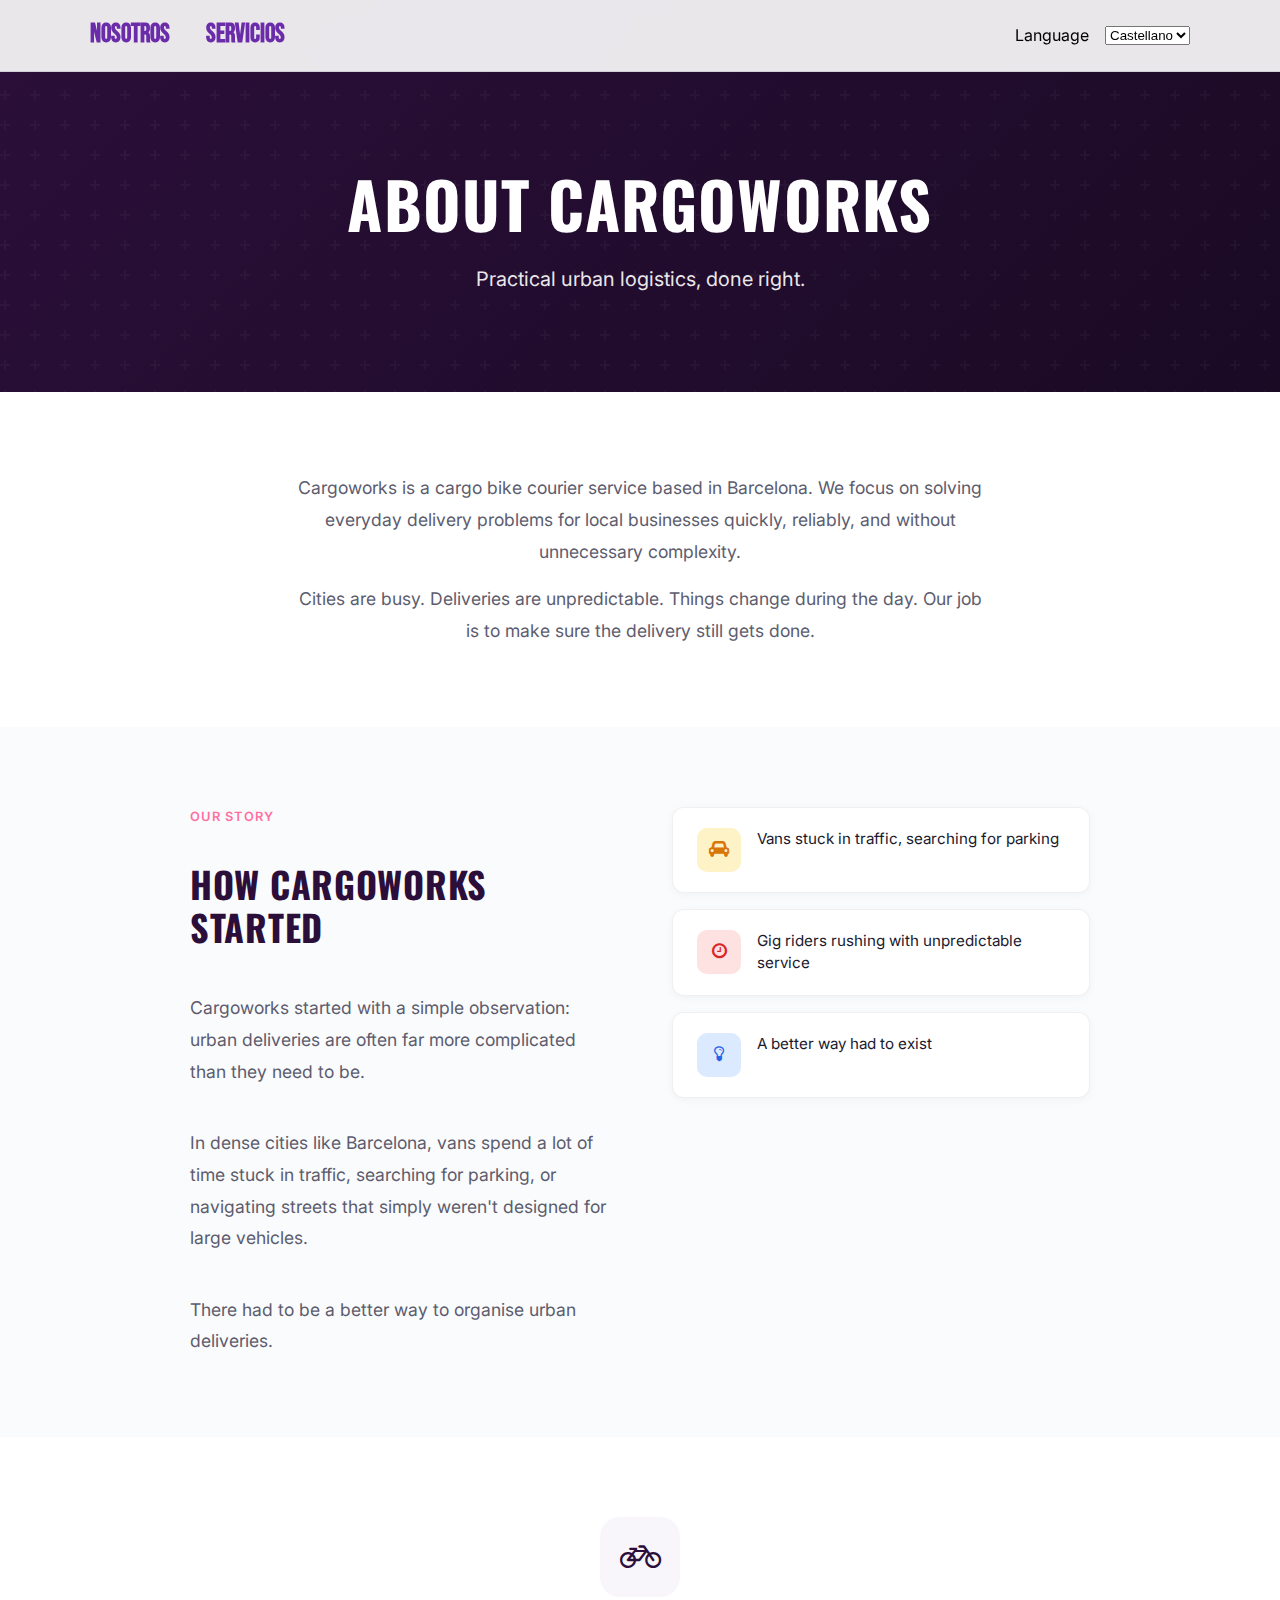
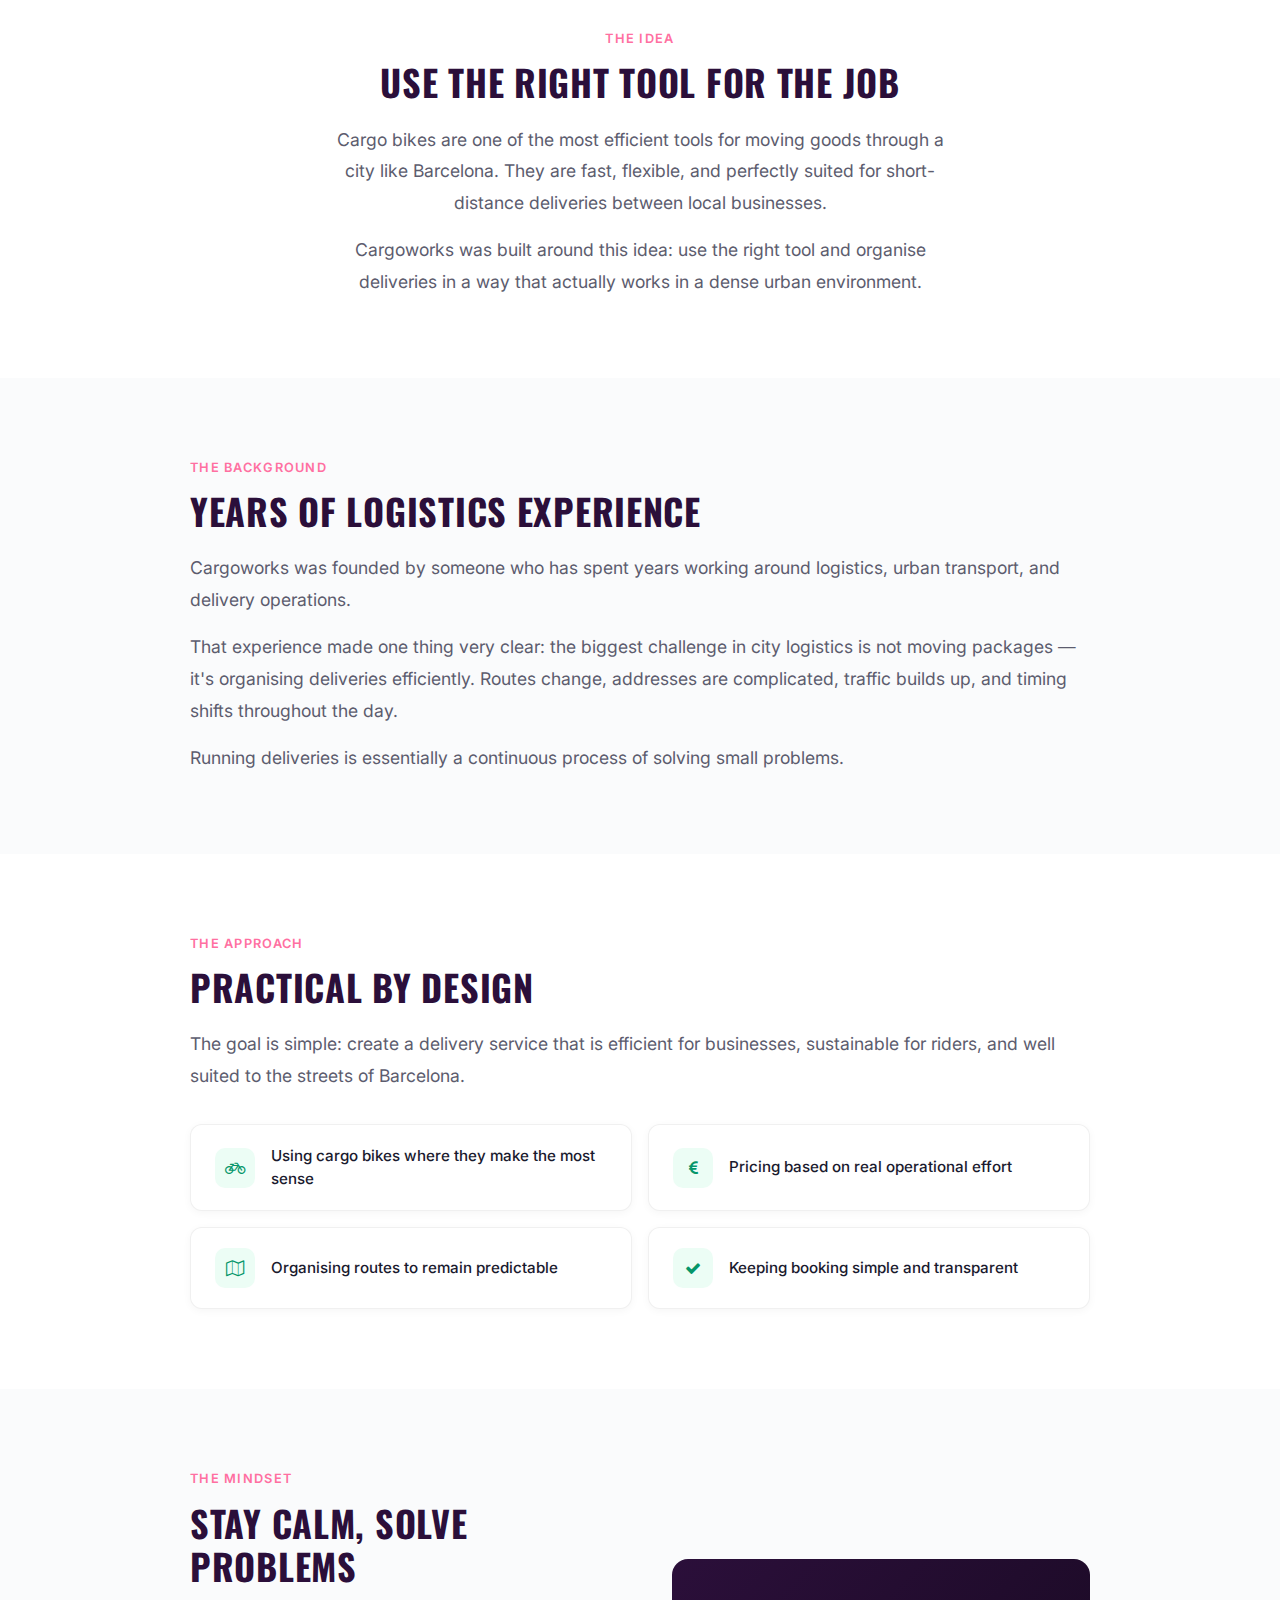
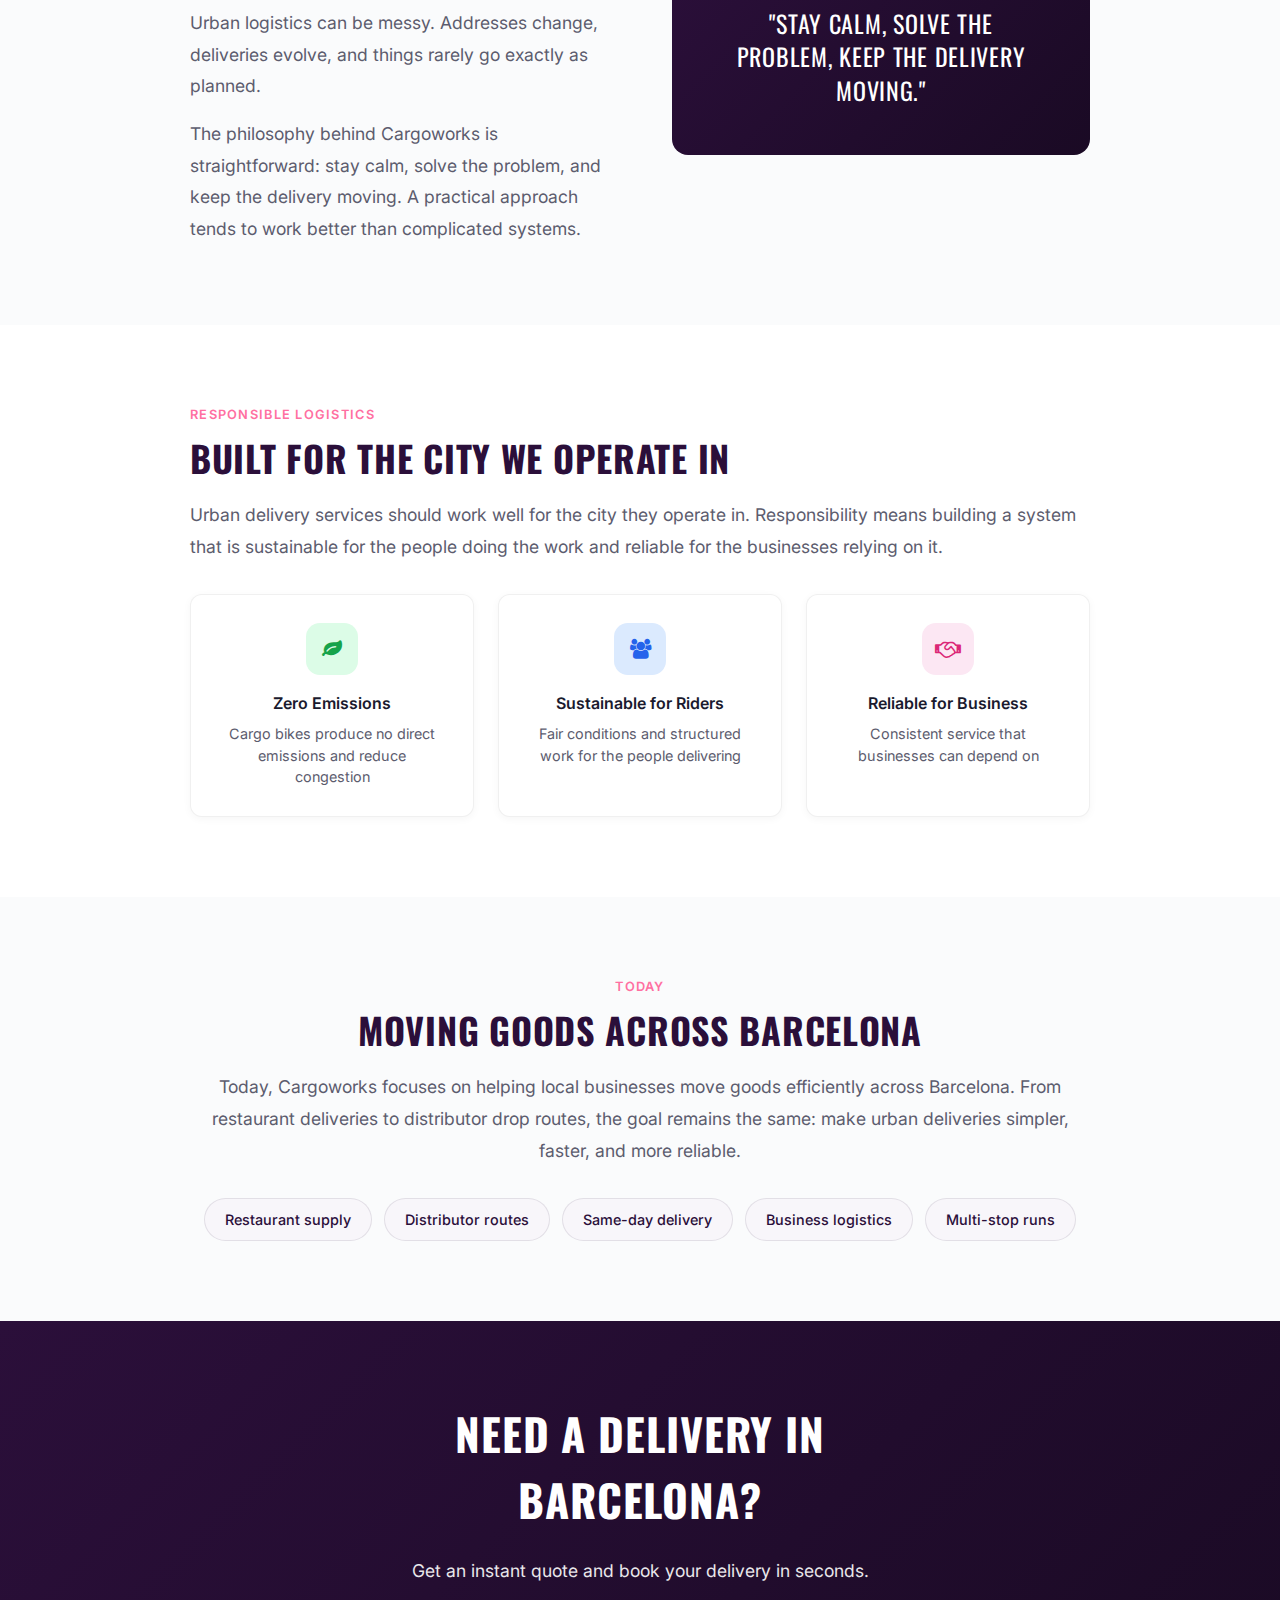
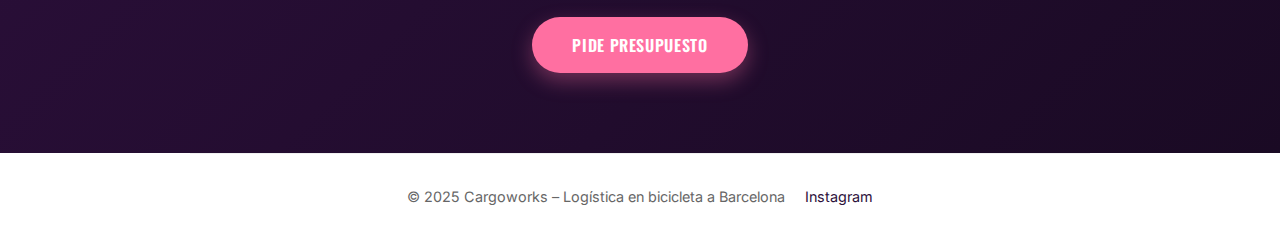
<file: about.html>
<!DOCTYPE html>
<html lang="en">
<head>
  <meta charset="UTF-8" />
  <meta name="viewport" content="width=device-width, height=device-height, initial-scale=1.0"/>
  <title data-i18n="aboutDocumentTitle">About – CARGOWORKS.es</title>
  <meta name="description" content="Learn about Cargoworks, Barcelona's cargo bike courier service. Practical urban logistics, done right." data-i18n-content="aboutMetaDescription">
  <link href="https://fonts.googleapis.com/css2?family=Bebas+Neue&display=swap" rel="stylesheet">
  <link href="https://fonts.googleapis.com/css2?family=Oswald:wght@400;600;700&display=swap" rel="stylesheet">
  <link href="https://fonts.googleapis.com/css2?family=Inter:wght@300;400;500;600;700&display=swap" rel="stylesheet">
  <link rel="stylesheet" href="https://cdnjs.cloudflare.com/ajax/libs/font-awesome/4.7.0/css/font-awesome.css">
  <link rel="stylesheet" href="css/effects/layout.css"/>
  <style>
    :root {
      --about-purple: #2b0f3a;
      --about-purple-light: #f8f6fa;
      --about-coral: #ff6fa1;
      --about-gray: #5c5c6e;
      --about-gray-light: #fafbfc;
      --about-text: #1a1a2e;
    }

    .about-page {
      background: #fff;
      min-height: 100vh;
    }

    /* Hero Section */
    .about-hero {
      background: linear-gradient(135deg, var(--about-purple) 0%, #1a0a24 100%);
      padding: calc(var(--header-height) + 6rem) 1.5rem 6rem;
      text-align: center;
      color: #fff;
      position: relative;
      overflow: hidden;
    }

    .about-hero::before {
      content: '';
      position: absolute;
      top: 0;
      left: 0;
      right: 0;
      bottom: 0;
      background: url("data:image/svg+xml,%3Csvg width='60' height='60' viewBox='0 0 60 60' xmlns='http://www.w3.org/2000/svg'%3E%3Cg fill='none' fill-rule='evenodd'%3E%3Cg fill='%23ffffff' fill-opacity='0.03'%3E%3Cpath d='M36 34v-4h-2v4h-4v2h4v4h2v-4h4v-2h-4zm0-30V0h-2v4h-4v2h4v4h2V6h4V4h-4zM6 34v-4H4v4H0v2h4v4h2v-4h4v-2H6zM6 4V0H4v4H0v2h4v4h2V6h4V4H6z'/%3E%3C/g%3E%3C/g%3E%3C/svg%3E");
      pointer-events: none;
    }

    .about-hero-inner {
      max-width: 800px;
      margin: 0 auto;
      position: relative;
      z-index: 1;
    }

    .about-hero h1 {
      font-family: 'Oswald', system-ui, sans-serif;
      font-size: clamp(2.5rem, 7vw, 4rem);
      font-weight: 700;
      letter-spacing: 0.02em;
      text-transform: uppercase;
      margin: 0 0 1.5rem 0;
      line-height: 1.1;
    }

    .about-hero p {
      font-family: 'Inter', system-ui, sans-serif;
      font-size: 1.25rem;
      line-height: 1.7;
      opacity: 0.9;
      margin: 0;
      max-width: 560px;
      margin-left: auto;
      margin-right: auto;
    }

    /* Section Base Styles */
    .about-section {
      padding: 5rem 1.5rem;
    }

    .about-section--alt {
      background: var(--about-gray-light);
    }

    .about-section-inner {
      max-width: 900px;
      margin: 0 auto;
    }

    .section-label {
      font-family: 'Inter', system-ui, sans-serif;
      font-size: 0.8rem;
      font-weight: 600;
      text-transform: uppercase;
      letter-spacing: 0.1em;
      color: var(--about-coral);
      margin: 0 0 0.75rem 0;
      display: block;
    }

    .section-title {
      font-family: 'Oswald', system-ui, sans-serif;
      font-size: clamp(1.75rem, 4vw, 2.25rem);
      font-weight: 700;
      text-transform: uppercase;
      letter-spacing: 0.02em;
      color: var(--about-purple);
      margin: 0 0 1.25rem 0;
      line-height: 1.2;
    }

    .section-text {
      font-family: 'Inter', system-ui, sans-serif;
      font-size: 1.1rem;
      line-height: 1.8;
      color: var(--about-gray);
      margin: 0 0 1rem 0;
    }

    .section-text:last-child {
      margin-bottom: 0;
    }

    /* Intro Section - Full Width Text */
    .intro-section {
      text-align: center;
    }

    .intro-section .section-text {
      max-width: 700px;
      margin-left: auto;
      margin-right: auto;
    }

    /* Story Section - Two Column */
    .story-layout {
      display: grid;
      grid-template-columns: 1fr 1fr;
      gap: 4rem;
      align-items: start;
    }

    .story-content {
      display: flex;
      flex-direction: column;
      gap: 1.5rem;
    }

    .story-visual {
      display: flex;
      flex-direction: column;
      gap: 1rem;
    }

    .story-card {
      background: #fff;
      border-radius: 12px;
      padding: 1.25rem 1.5rem;
      display: flex;
      align-items: flex-start;
      gap: 1rem;
      border: 1px solid rgba(0,0,0,0.06);
      box-shadow: 0 2px 8px rgba(0,0,0,0.04);
    }

    .story-icon {
      width: 44px;
      height: 44px;
      border-radius: 10px;
      display: flex;
      align-items: center;
      justify-content: center;
      font-size: 1.1rem;
      flex-shrink: 0;
    }

    .story-card:nth-child(1) .story-icon { background: #fef3c7; color: #d97706; }
    .story-card:nth-child(2) .story-icon { background: #fee2e2; color: #dc2626; }
    .story-card:nth-child(3) .story-icon { background: #dbeafe; color: #2563eb; }

    .story-card-text {
      font-family: 'Inter', system-ui, sans-serif;
      font-size: 0.95rem;
      color: var(--about-text);
      line-height: 1.5;
    }

    /* Idea Section - Centered with Icon */
    .idea-section {
      text-align: center;
    }

    .idea-icon-wrapper {
      width: 80px;
      height: 80px;
      border-radius: 20px;
      background: var(--about-purple-light);
      display: flex;
      align-items: center;
      justify-content: center;
      margin: 0 auto 2rem;
      font-size: 2rem;
      color: var(--about-purple);
    }

    .idea-section .section-text {
      max-width: 640px;
      margin-left: auto;
      margin-right: auto;
    }

    /* Approach Section - List Style */
    .approach-list {
      list-style: none;
      padding: 0;
      margin: 2rem 0 0 0;
      display: grid;
      grid-template-columns: repeat(2, 1fr);
      gap: 1rem;
    }

    .approach-item {
      display: flex;
      align-items: center;
      gap: 1rem;
      background: #fff;
      border-radius: 12px;
      padding: 1.25rem 1.5rem;
      border: 1px solid rgba(0,0,0,0.06);
      box-shadow: 0 2px 8px rgba(0,0,0,0.04);
    }

    .approach-icon {
      width: 40px;
      height: 40px;
      border-radius: 10px;
      display: flex;
      align-items: center;
      justify-content: center;
      font-size: 1rem;
      flex-shrink: 0;
      background: #ecfdf5;
      color: #059669;
    }

    .approach-text {
      font-family: 'Inter', system-ui, sans-serif;
      font-size: 0.95rem;
      color: var(--about-text);
      font-weight: 500;
    }

    /* Mindset Section */
    .mindset-layout {
      display: grid;
      grid-template-columns: 1fr 1fr;
      gap: 4rem;
      align-items: center;
    }

    .mindset-visual {
      background: linear-gradient(135deg, var(--about-purple) 0%, #1a0a24 100%);
      border-radius: 16px;
      padding: 3rem;
      text-align: center;
      color: #fff;
    }

    .mindset-quote {
      font-family: 'Oswald', system-ui, sans-serif;
      font-size: 1.5rem;
      text-transform: uppercase;
      letter-spacing: 0.03em;
      line-height: 1.4;
      margin: 0;
    }

    /* Responsibility Section */
    .responsibility-cards {
      display: grid;
      grid-template-columns: repeat(3, 1fr);
      gap: 1.5rem;
      margin-top: 2rem;
    }

    .responsibility-card {
      background: #fff;
      border-radius: 12px;
      padding: 1.75rem;
      text-align: center;
      border: 1px solid rgba(0,0,0,0.06);
      box-shadow: 0 2px 8px rgba(0,0,0,0.04);
    }

    .responsibility-icon {
      width: 52px;
      height: 52px;
      border-radius: 14px;
      display: flex;
      align-items: center;
      justify-content: center;
      font-size: 1.25rem;
      margin: 0 auto 1rem;
    }

    .responsibility-card:nth-child(1) .responsibility-icon { background: #dcfce7; color: #16a34a; }
    .responsibility-card:nth-child(2) .responsibility-icon { background: #dbeafe; color: #2563eb; }
    .responsibility-card:nth-child(3) .responsibility-icon { background: #fce7f3; color: #db2777; }

    .responsibility-title {
      font-family: 'Inter', system-ui, sans-serif;
      font-size: 1rem;
      font-weight: 600;
      color: var(--about-text);
      margin: 0 0 0.5rem 0;
    }

    .responsibility-desc {
      font-family: 'Inter', system-ui, sans-serif;
      font-size: 0.9rem;
      color: var(--about-gray);
      line-height: 1.5;
      margin: 0;
    }

    /* Today Section */
    .today-section {
      text-align: center;
    }

    .today-services {
      display: flex;
      flex-wrap: wrap;
      justify-content: center;
      gap: 0.75rem;
      margin-top: 2rem;
    }

    .today-tag {
      font-family: 'Inter', system-ui, sans-serif;
      font-size: 0.9rem;
      font-weight: 500;
      color: var(--about-purple);
      background: var(--about-purple-light);
      padding: 0.6rem 1.25rem;
      border-radius: 30px;
      border: 1px solid rgba(43, 15, 58, 0.1);
    }

    /* CTA Section */
    .about-cta {
      background: linear-gradient(135deg, var(--about-purple) 0%, #1a0a24 100%);
      padding: 5rem 1.5rem;
      text-align: center;
      color: #fff;
    }

    .about-cta-inner {
      max-width: 600px;
      margin: 0 auto;
    }

    .about-cta h2 {
      font-family: 'Oswald', system-ui, sans-serif;
      font-size: clamp(2rem, 5vw, 2.75rem);
      font-weight: 700;
      text-transform: uppercase;
      letter-spacing: 0.02em;
      margin: 0 0 1.5rem 0;
    }

    .about-cta p {
      font-family: 'Inter', system-ui, sans-serif;
      font-size: 1.1rem;
      line-height: 1.6;
      opacity: 0.9;
      margin: 0 0 2rem 0;
    }

    .about-cta .btn {
      font-size: 1rem;
      padding: 1rem 2.5rem;
    }

    /* Footer */
    .about-footer {
      max-width: 900px;
      margin: 0 auto;
      padding: 2rem 1.5rem;
      text-align: center;
      font-family: 'Inter', system-ui, sans-serif;
      font-size: 0.9rem;
      color: #666;
      border-top: 1px solid rgba(0, 0, 0, 0.06);
    }

    .about-footer a {
      color: var(--about-purple);
      text-decoration: none;
      margin-left: 1rem;
    }

    .about-footer a:hover {
      color: var(--about-coral);
    }

    /* Responsive */
    @media (max-width: 900px) {
      .story-layout,
      .mindset-layout {
        grid-template-columns: 1fr;
        gap: 2.5rem;
      }

      .responsibility-cards {
        grid-template-columns: 1fr;
      }

      .approach-list {
        grid-template-columns: 1fr;
      }
    }

    @media (max-width: 640px) {
      .about-hero {
        padding: calc(var(--header-height) + 3rem) 1rem 3rem;
      }

      .about-hero h1 {
        font-size: 2.25rem;
      }

      .about-hero p {
        font-size: 1.05rem;
      }

      .about-section {
        padding: 3rem 1rem;
      }

      .section-title {
        font-size: 1.5rem;
      }

      .section-text {
        font-size: 1rem;
      }

      .mindset-visual {
        padding: 2rem;
      }

      .mindset-quote {
        font-size: 1.25rem;
      }

      .about-cta {
        padding: 3rem 1rem;
      }
    }
  </style>
</head>
<body class="about-page">
  <!-- Fixed nav strip -->
  <header class="site-header">
    <nav class="hero-nav">
      <ul class="nav-links">
        <li><a href="about.html" data-i18n="navAbout">About</a></li>
        <li><a href="services.html" data-i18n="navServices">Services</a></li>
      </ul>
      <div class="nav-controls">
        <label for="langSelect" class="visually-hidden" data-i18n="langSelectLabel">Language</label>
        <select id="langSelect" class="lang-select">
          <option value="ca" data-i18n="langOptionCa">Català</option>
          <option value="es" data-i18n="langOptionEs">Castellano</option>
          <option value="pt" data-i18n="langOptionPt">Português</option>
          <option value="en" selected data-i18n="langOptionEn">English</option>
        </select>
      </div>
    </nav>
  </header>

  <!-- Hero Section -->
  <section class="about-hero">
    <div class="about-hero-inner">
      <h1 data-i18n="aboutHeroTitle">About Cargoworks</h1>
      <p data-i18n="aboutHeroText">Practical urban logistics, done right.</p>
    </div>
  </section>

  <!-- Intro Section -->
  <section class="about-section intro-section">
    <div class="about-section-inner">
      <p class="section-text" data-i18n="aboutIntroP1">Cargoworks is a cargo bike courier service based in Barcelona. We focus on solving everyday delivery problems for local businesses quickly, reliably, and without unnecessary complexity.</p>
      <p class="section-text" data-i18n="aboutIntroP2">Cities are busy. Deliveries are unpredictable. Things change during the day. Our job is to make sure the delivery still gets done.</p>
    </div>
  </section>

  <!-- How We Started Section -->
  <section class="about-section about-section--alt">
    <div class="about-section-inner">
      <div class="story-layout">
        <div class="story-content">
          <span class="section-label" data-i18n="aboutStoryLabel">Our Story</span>
          <h2 class="section-title" data-i18n="aboutStoryTitle">How Cargoworks Started</h2>
          <p class="section-text" data-i18n="aboutStoryP1">Cargoworks started with a simple observation: urban deliveries are often far more complicated than they need to be.</p>
          <p class="section-text" data-i18n="aboutStoryP2">In dense cities like Barcelona, vans spend a lot of time stuck in traffic, searching for parking, or navigating streets that simply weren't designed for large vehicles.</p>
          <p class="section-text" data-i18n="aboutStoryP3">There had to be a better way to organise urban deliveries.</p>
        </div>
        <div class="story-visual">
          <div class="story-card">
            <div class="story-icon">
              <i class="fa fa-car"></i>
            </div>
            <span class="story-card-text" data-i18n="aboutStoryCard1">Vans stuck in traffic, searching for parking</span>
          </div>
          <div class="story-card">
            <div class="story-icon">
              <i class="fa fa-clock-o"></i>
            </div>
            <span class="story-card-text" data-i18n="aboutStoryCard2">Gig riders rushing with unpredictable service</span>
          </div>
          <div class="story-card">
            <div class="story-icon">
              <i class="fa fa-lightbulb-o"></i>
            </div>
            <span class="story-card-text" data-i18n="aboutStoryCard3">A better way had to exist</span>
          </div>
        </div>
      </div>
    </div>
  </section>

  <!-- The Idea Section -->
  <section class="about-section idea-section">
    <div class="about-section-inner">
      <div class="idea-icon-wrapper">
        <i class="fa fa-bicycle"></i>
      </div>
      <span class="section-label" data-i18n="aboutIdeaLabel">The Idea</span>
      <h2 class="section-title" data-i18n="aboutIdeaTitle">Use the Right Tool for the Job</h2>
      <p class="section-text" data-i18n="aboutIdeaP1">Cargo bikes are one of the most efficient tools for moving goods through a city like Barcelona. They are fast, flexible, and perfectly suited for short-distance deliveries between local businesses.</p>
      <p class="section-text" data-i18n="aboutIdeaP2">Cargoworks was built around this idea: use the right tool and organise deliveries in a way that actually works in a dense urban environment.</p>
    </div>
  </section>

  <!-- Background Section -->
  <section class="about-section about-section--alt">
    <div class="about-section-inner">
      <span class="section-label" data-i18n="aboutBackgroundLabel">The Background</span>
      <h2 class="section-title" data-i18n="aboutBackgroundTitle">Years of Logistics Experience</h2>
      <p class="section-text" data-i18n="aboutBackgroundP1">Cargoworks was founded by someone who has spent years working around logistics, urban transport, and delivery operations.</p>
      <p class="section-text" data-i18n="aboutBackgroundP2">That experience made one thing very clear: the biggest challenge in city logistics is not moving packages — it's organising deliveries efficiently. Routes change, addresses are complicated, traffic builds up, and timing shifts throughout the day.</p>
      <p class="section-text" data-i18n="aboutBackgroundP3">Running deliveries is essentially a continuous process of solving small problems.</p>
    </div>
  </section>

  <!-- The Approach Section -->
  <section class="about-section">
    <div class="about-section-inner">
      <span class="section-label" data-i18n="aboutApproachLabel">The Approach</span>
      <h2 class="section-title" data-i18n="aboutApproachTitle">Practical by Design</h2>
      <p class="section-text" data-i18n="aboutApproachP1">The goal is simple: create a delivery service that is efficient for businesses, sustainable for riders, and well suited to the streets of Barcelona.</p>
      
      <ul class="approach-list">
        <li class="approach-item">
          <div class="approach-icon">
            <i class="fa fa-bicycle"></i>
          </div>
          <span class="approach-text" data-i18n="aboutApproachItem1">Using cargo bikes where they make the most sense</span>
        </li>
        <li class="approach-item">
          <div class="approach-icon">
            <i class="fa fa-euro"></i>
          </div>
          <span class="approach-text" data-i18n="aboutApproachItem2">Pricing based on real operational effort</span>
        </li>
        <li class="approach-item">
          <div class="approach-icon">
            <i class="fa fa-map-o"></i>
          </div>
          <span class="approach-text" data-i18n="aboutApproachItem3">Organising routes to remain predictable</span>
        </li>
        <li class="approach-item">
          <div class="approach-icon">
            <i class="fa fa-check"></i>
          </div>
          <span class="approach-text" data-i18n="aboutApproachItem4">Keeping booking simple and transparent</span>
        </li>
      </ul>
    </div>
  </section>

  <!-- Mindset Section -->
  <section class="about-section about-section--alt">
    <div class="about-section-inner">
      <div class="mindset-layout">
        <div>
          <span class="section-label" data-i18n="aboutMindsetLabel">The Mindset</span>
          <h2 class="section-title" data-i18n="aboutMindsetTitle">Stay Calm, Solve Problems</h2>
          <p class="section-text" data-i18n="aboutMindsetP1">Urban logistics can be messy. Addresses change, deliveries evolve, and things rarely go exactly as planned.</p>
          <p class="section-text" data-i18n="aboutMindsetP2">The philosophy behind Cargoworks is straightforward: stay calm, solve the problem, and keep the delivery moving. A practical approach tends to work better than complicated systems.</p>
        </div>
        <div class="mindset-visual">
          <p class="mindset-quote" data-i18n="aboutMindsetQuote">"Stay calm, solve the problem, keep the delivery moving."</p>
        </div>
      </div>
    </div>
  </section>

  <!-- Responsibility Section -->
  <section class="about-section">
    <div class="about-section-inner">
      <span class="section-label" data-i18n="aboutResponsibilityLabel">Responsible Logistics</span>
      <h2 class="section-title" data-i18n="aboutResponsibilityTitle">Built for the City We Operate In</h2>
      <p class="section-text" data-i18n="aboutResponsibilityP1">Urban delivery services should work well for the city they operate in. Responsibility means building a system that is sustainable for the people doing the work and reliable for the businesses relying on it.</p>
      
      <div class="responsibility-cards">
        <div class="responsibility-card">
          <div class="responsibility-icon">
            <i class="fa fa-leaf"></i>
          </div>
          <h3 class="responsibility-title" data-i18n="aboutResponsibilityCard1Title">Zero Emissions</h3>
          <p class="responsibility-desc" data-i18n="aboutResponsibilityCard1Desc">Cargo bikes produce no direct emissions and reduce congestion</p>
        </div>
        <div class="responsibility-card">
          <div class="responsibility-icon">
            <i class="fa fa-users"></i>
          </div>
          <h3 class="responsibility-title" data-i18n="aboutResponsibilityCard2Title">Sustainable for Riders</h3>
          <p class="responsibility-desc" data-i18n="aboutResponsibilityCard2Desc">Fair conditions and structured work for the people delivering</p>
        </div>
        <div class="responsibility-card">
          <div class="responsibility-icon">
            <i class="fa fa-handshake-o"></i>
          </div>
          <h3 class="responsibility-title" data-i18n="aboutResponsibilityCard3Title">Reliable for Business</h3>
          <p class="responsibility-desc" data-i18n="aboutResponsibilityCard3Desc">Consistent service that businesses can depend on</p>
        </div>
      </div>
    </div>
  </section>

  <!-- Today Section -->
  <section class="about-section about-section--alt today-section">
    <div class="about-section-inner">
      <span class="section-label" data-i18n="aboutTodayLabel">Today</span>
      <h2 class="section-title" data-i18n="aboutTodayTitle">Moving Goods Across Barcelona</h2>
      <p class="section-text" data-i18n="aboutTodayP1">Today, Cargoworks focuses on helping local businesses move goods efficiently across Barcelona. From restaurant deliveries to distributor drop routes, the goal remains the same: make urban deliveries simpler, faster, and more reliable.</p>
      
      <div class="today-services">
        <span class="today-tag" data-i18n="aboutTodayTag1">Restaurant supply</span>
        <span class="today-tag" data-i18n="aboutTodayTag2">Distributor routes</span>
        <span class="today-tag" data-i18n="aboutTodayTag3">Same-day delivery</span>
        <span class="today-tag" data-i18n="aboutTodayTag4">Business logistics</span>
        <span class="today-tag" data-i18n="aboutTodayTag5">Multi-stop runs</span>
      </div>
    </div>
  </section>

  <!-- CTA Section -->
  <section class="about-cta">
    <div class="about-cta-inner">
      <h2 data-i18n="aboutCtaTitle">Need a delivery in Barcelona?</h2>
      <p data-i18n="aboutCtaText">Get an instant quote and book your delivery in seconds.</p>
      <a class="btn" href="index.html#zones" data-i18n="ctaQuote">Get a quote</a>
    </div>
  </section>

  <!-- Footer -->
  <footer class="about-footer">
    <span data-i18n="footerCopy">© 2025 Cargoworks – Bike Logistics Barcelona</span>
    <a href="https://instagram.com/cargoworks.es" target="_blank" rel="noopener" data-i18n="footerInstagram">Instagram</a>
  </footer>

  <script src="js/js/translations.js"></script>
  <script src="js/js/main.js"></script>
</body>
</html>
</file>
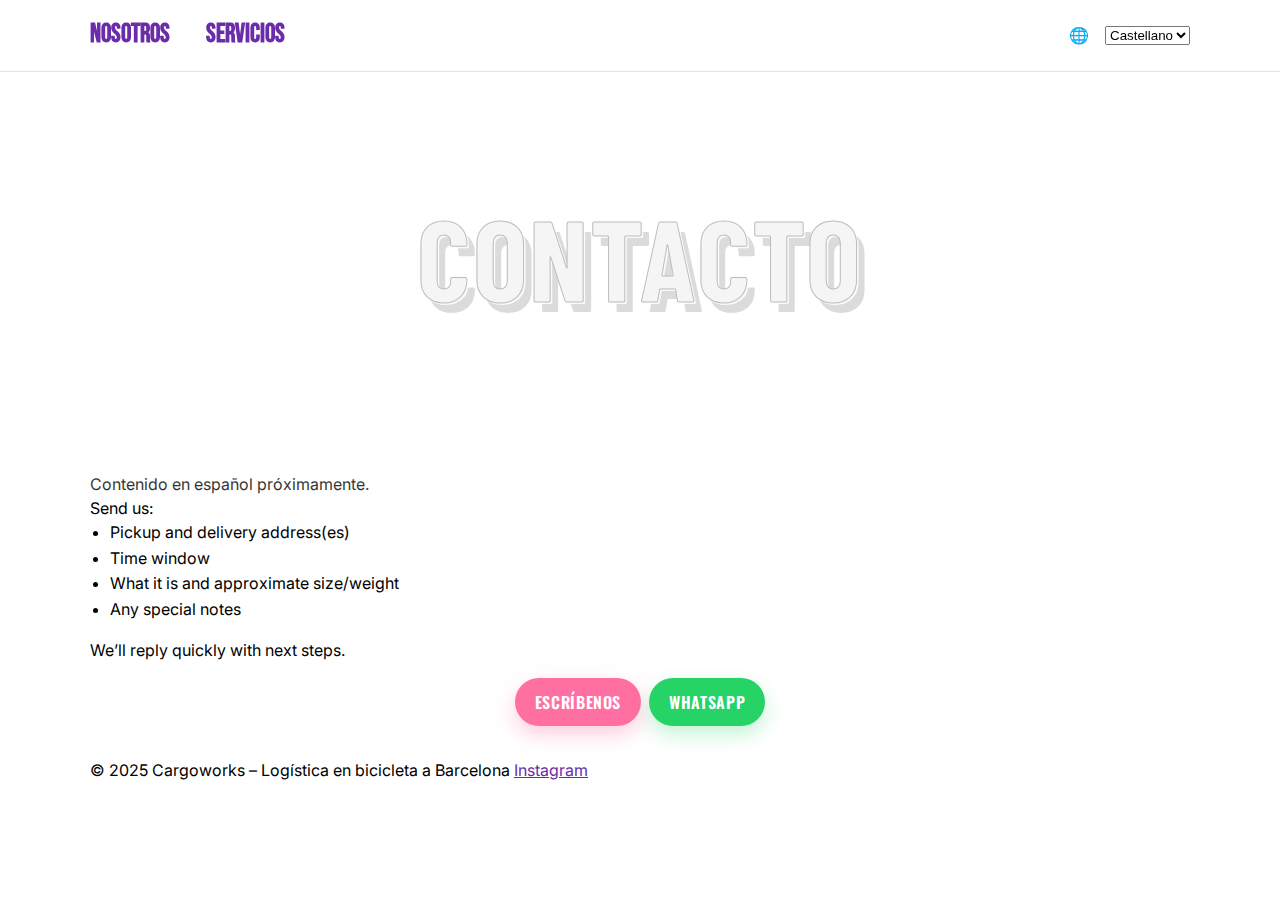
<file: contact.html>
<!DOCTYPE html>
<html lang="en">
<head>
  <meta charset="UTF-8" />
  <meta name="viewport" content="width=device-width, height=device-height, initial-scale=1.0"/>
  <title>CARGOWORKS.es – Contact</title>
  <link href="https://fonts.googleapis.com/css2?family=Bebas+Neue&display=swap" rel="stylesheet">
  <link href="https://fonts.googleapis.com/css2?family=Oswald:wght@400;600;700&display=swap" rel="stylesheet">
  <link href="https://fonts.googleapis.com/css2?family=Inter:wght@300;400;600;700&display=swap" rel="stylesheet">
  <link rel="stylesheet" href="https://cdnjs.cloudflare.com/ajax/libs/font-awesome/4.7.0/css/font-awesome.css">
  <link rel="stylesheet" href="css/effects/layout.css"/>
</head>
<body>
  <header class="site-header">
    <nav class="hero-nav">
      <ul class="nav-links">
        <li><a href="about.html" id="navAbout" data-i18n="navAbout">About</a></li>
        <li><a href="services.html" id="navServices" data-i18n="navServices">Services</a></li>
      </ul>
      <div class="nav-controls">
        <label for="langSelect" class="visually-hidden">🌐</label>
        <select id="langSelect" class="lang-select">
          <option value="ca">Català</option>
          <option value="es">Castellano</option>
          <option value="pt">Português</option>
          <option value="en" selected>English</option>
        </select>
      </div>
    </nav>
  </header>

  <section class="hero-section" id="top">
    <div class="hero-inner">
      <h1 class="hero-title" data-i18n="contactPageTitle">Contact</h1>
    </div>
  </section>

  <main style="width:min(94vw,1100px);margin:clamp(1.2rem,4vw,2rem) auto;">
    <p data-i18n="pageNote" style="opacity:0.8; margin-top:0;"></p>

    <p data-i18n="contactIntro">Send us:</p>
    <ul data-i18n="contactList" style="margin:0 0 1rem 0; padding-left:1.25rem; line-height:1.6;">
      <li>Pickup and delivery address(es)</li>
      <li>Time window</li>
      <li>What it is and approximate size/weight</li>
      <li>Any special notes</li>
    </ul>
    <p data-i18n="contactOutro">We’ll reply quickly with next steps.</p>

    <div class="cta-group" style="margin:1rem 0 0.5rem 0;">
      <a class="btn" href="mailto:info@cargoworks.es" data-i18n="contactEmailCta">Email us</a>
      <a class="btn btn--whatsapp" href="https://wa.me/34608081955?text=Hola%2C%20me%20gustar%C3%ADa%20solicitar%20una%20cotizaci%C3%B3n." target="_blank" rel="noopener" data-i18n="contactWhatsappCta">WhatsApp</a>
    </div>
  </main>

  <footer style="width:min(94vw,1100px);margin:clamp(1.2rem,4vw,2rem) auto;">
    <span data-i18n="footerCopy">© 2025 Cargoworks – Bike Logistics Barcelona</span>
    <a href="https://instagram.com/cargoworks.es" target="_blank" rel="noopener" data-i18n="footerInstagram">Instagram</a>
  </footer>

  <script src="js/js/translations.js"></script>
  <script src="js/js/main.js"></script>
  <script>try{var l=localStorage.getItem('lang'); if(l){document.getElementById('langSelect').value=l;}}catch(e){}</script>
</body>
</html>
</file>
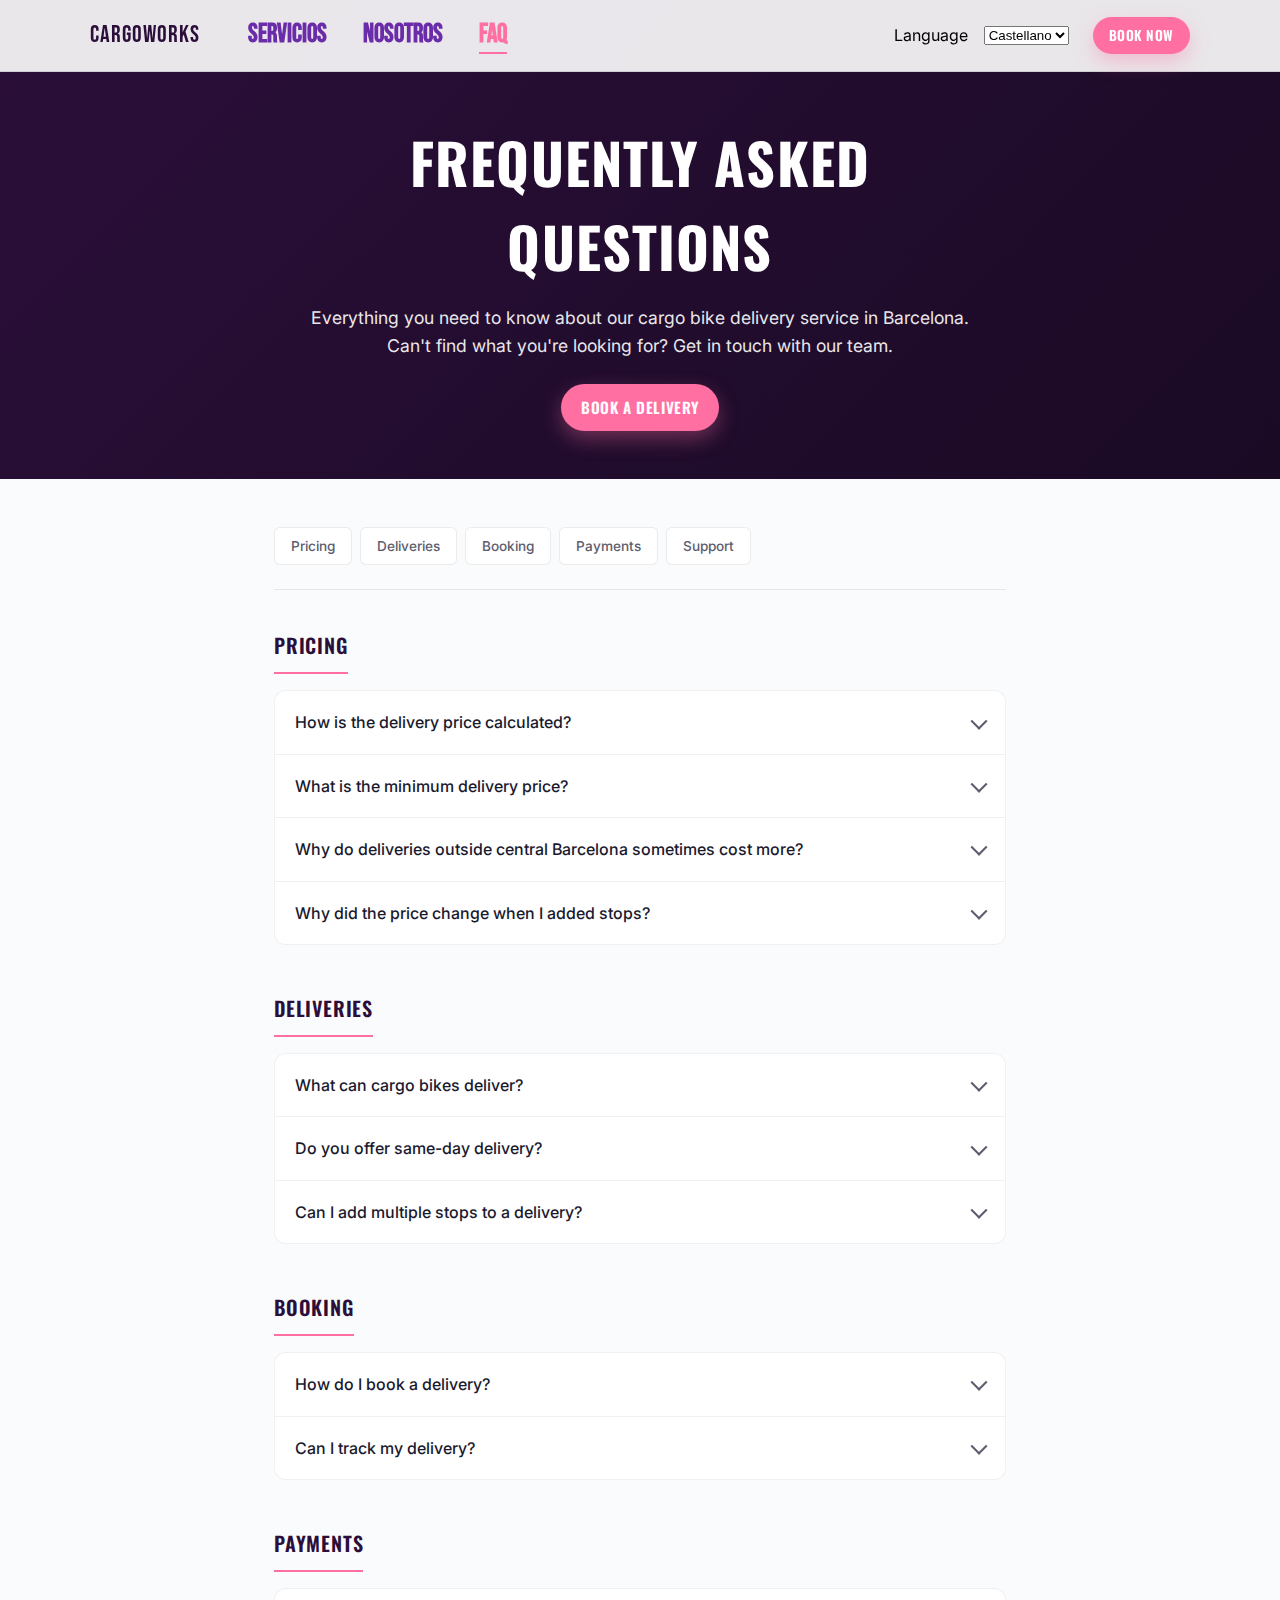
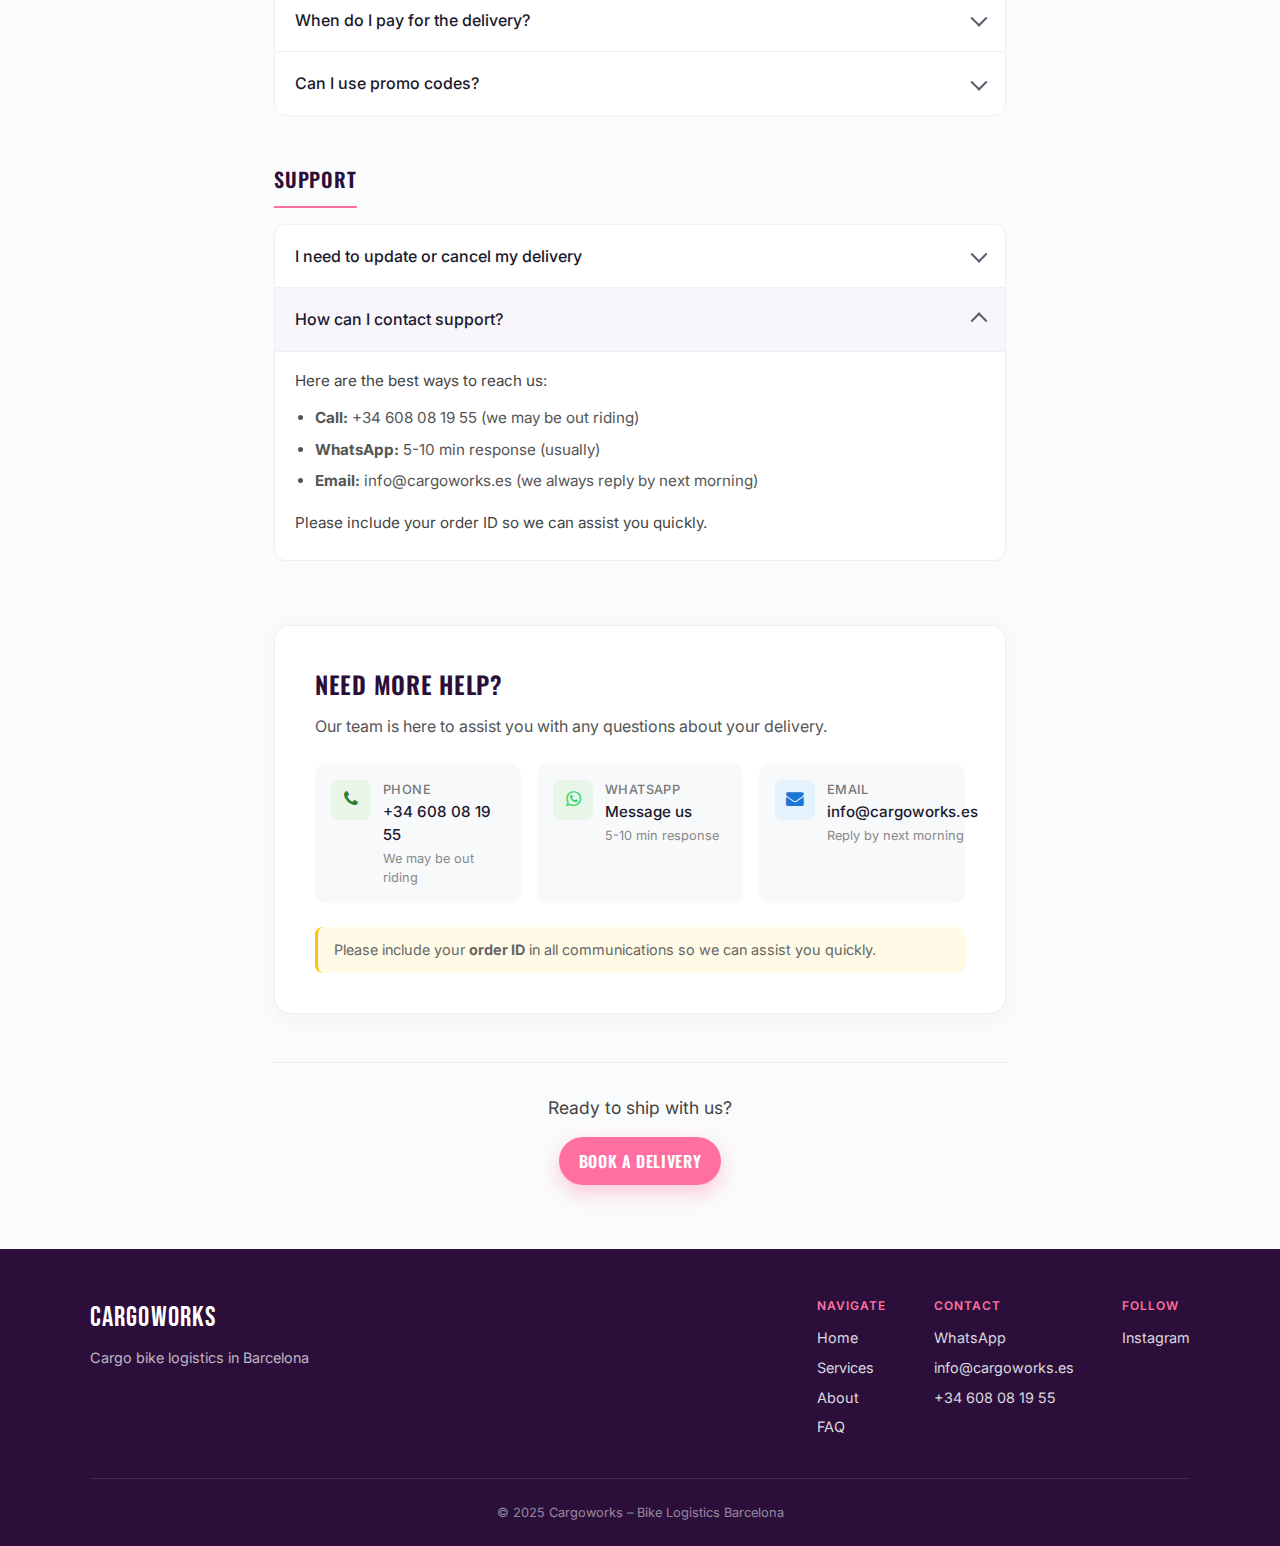
<file: faq.html>
<!DOCTYPE html>
<html lang="en">
<head>
  <meta charset="UTF-8" />
  <meta name="viewport" content="width=device-width, height=device-height, initial-scale=1.0"/>
  <title>FAQ – CARGOWORKS.es</title>
  <meta name="description" content="Frequently asked questions about Cargoworks cargo bike delivery service in Barcelona. Learn about pricing, deliveries, booking, and more.">
  <link href="https://fonts.googleapis.com/css2?family=Bebas+Neue&display=swap" rel="stylesheet">
  <link href="https://fonts.googleapis.com/css2?family=Oswald:wght@400;600;700&display=swap" rel="stylesheet">
  <link href="https://fonts.googleapis.com/css2?family=Inter:wght@300;400;500;600;700&display=swap" rel="stylesheet">
  <link rel="stylesheet" href="https://cdnjs.cloudflare.com/ajax/libs/font-awesome/4.7.0/css/font-awesome.css">
  <link rel="stylesheet" href="css/effects/layout.css"/>
  <style>
    /* FAQ Page Specific Styles */
    .faq-page {
      background: #fafbfc;
      min-height: 100vh;
    }

    .faq-hero {
      background: linear-gradient(135deg, #2b0f3a 0%, #1a0a24 100%);
      padding: calc(var(--header-height) + 3rem) 1.5rem 3rem;
      text-align: center;
      color: #fff;
    }

    .faq-hero-inner {
      max-width: 680px;
      margin: 0 auto;
    }

    .faq-hero h1 {
      font-family: 'Oswald', system-ui, sans-serif;
      font-size: clamp(2.5rem, 6vw, 3.5rem);
      font-weight: 700;
      letter-spacing: 0.02em;
      text-transform: uppercase;
      margin: 0 0 1rem 0;
    }

    .faq-hero p {
      font-family: 'Inter', system-ui, sans-serif;
      font-size: 1.1rem;
      line-height: 1.6;
      opacity: 0.9;
      margin: 0 0 1.5rem 0;
    }

    .faq-hero .btn {
      font-size: 0.95rem;
    }

    /* Main content */
    .faq-main {
      max-width: 780px;
      margin: 0 auto;
      padding: 3rem 1.5rem 4rem;
    }

    /* Category navigation */
    .faq-nav {
      display: flex;
      flex-wrap: wrap;
      gap: 0.5rem;
      margin-bottom: 2.5rem;
      padding-bottom: 1.5rem;
      border-bottom: 1px solid rgba(0, 0, 0, 0.08);
    }

    .faq-nav a {
      font-family: 'Inter', system-ui, sans-serif;
      font-size: 0.85rem;
      font-weight: 500;
      color: #5c5c6e;
      text-decoration: none;
      padding: 0.5rem 1rem;
      border-radius: 6px;
      background: #fff;
      border: 1px solid rgba(0, 0, 0, 0.08);
      transition: all 150ms ease;
    }

    .faq-nav a:hover {
      color: #2b0f3a;
      border-color: rgba(43, 15, 58, 0.2);
      background: #f8f6fa;
    }

    /* Category sections */
    .faq-category {
      margin-bottom: 3rem;
    }

    .faq-category:last-child {
      margin-bottom: 0;
    }

    .faq-category-title {
      font-family: 'Oswald', system-ui, sans-serif;
      font-size: 1.25rem;
      font-weight: 600;
      text-transform: uppercase;
      letter-spacing: 0.04em;
      color: #2b0f3a;
      margin: 0 0 1rem 0;
      padding-bottom: 0.75rem;
      border-bottom: 2px solid #ff6fa1;
      display: inline-block;
    }

    .faq-list {
      display: flex;
      flex-direction: column;
      gap: 0;
    }

    /* Accordion items */
    .faq-item {
      background: #fff;
      border: 1px solid rgba(0, 0, 0, 0.06);
      border-radius: 0;
      overflow: hidden;
    }

    .faq-item:first-child {
      border-radius: 12px 12px 0 0;
    }

    .faq-item:last-child {
      border-radius: 0 0 12px 12px;
    }

    .faq-item:only-child {
      border-radius: 12px;
    }

    .faq-item + .faq-item {
      border-top: none;
    }

    .faq-item summary {
      font-family: 'Inter', system-ui, sans-serif;
      font-size: 1rem;
      font-weight: 500;
      color: #1a1a2e;
      padding: 1.25rem 3rem 1.25rem 1.25rem;
      cursor: pointer;
      list-style: none;
      position: relative;
      transition: background 150ms ease;
      line-height: 1.4;
    }

    .faq-item summary::-webkit-details-marker {
      display: none;
    }

    .faq-item summary::after {
      content: '';
      position: absolute;
      right: 1.25rem;
      top: 50%;
      transform: translateY(-50%);
      width: 10px;
      height: 10px;
      border-right: 2px solid #5c5c6e;
      border-bottom: 2px solid #5c5c6e;
      transform: translateY(-65%) rotate(45deg);
      transition: transform 200ms ease;
    }

    .faq-item[open] summary::after {
      transform: translateY(-35%) rotate(-135deg);
    }

    .faq-item summary:hover {
      background: #f8f9fa;
    }

    .faq-item[open] summary {
      background: #f8f6fa;
      border-bottom: 1px solid rgba(0, 0, 0, 0.04);
    }

    .faq-answer {
      padding: 1rem 1.25rem 1.5rem;
      font-family: 'Inter', system-ui, sans-serif;
      font-size: 0.95rem;
      line-height: 1.7;
      color: #444;
    }

    .faq-answer p {
      margin: 0 0 0.75rem 0;
    }

    .faq-answer p:last-child {
      margin-bottom: 0;
    }

    .faq-answer ul {
      margin: 0.5rem 0 1rem 0;
      padding-left: 1.25rem;
    }

    .faq-answer li {
      margin-bottom: 0.35rem;
      color: #555;
    }

    .faq-answer li:last-child {
      margin-bottom: 0;
    }

    /* Support section */
    .faq-support {
      margin-top: 4rem;
      padding: 2.5rem;
      background: #fff;
      border-radius: 16px;
      border: 1px solid rgba(0, 0, 0, 0.06);
      box-shadow: 0 4px 24px rgba(0, 0, 0, 0.04);
    }

    .faq-support-title {
      font-family: 'Oswald', system-ui, sans-serif;
      font-size: 1.5rem;
      font-weight: 600;
      text-transform: uppercase;
      letter-spacing: 0.03em;
      color: #2b0f3a;
      margin: 0 0 0.75rem 0;
    }

    .faq-support-text {
      font-family: 'Inter', system-ui, sans-serif;
      font-size: 1rem;
      line-height: 1.6;
      color: #555;
      margin: 0 0 1.5rem 0;
    }

    .faq-support-channels {
      display: grid;
      grid-template-columns: repeat(auto-fit, minmax(200px, 1fr));
      gap: 1rem;
      margin-bottom: 1.5rem;
    }

    .faq-channel {
      display: flex;
      align-items: flex-start;
      gap: 0.75rem;
      padding: 1rem;
      background: #f8f9fa;
      border-radius: 10px;
      text-decoration: none;
      color: inherit;
      transition: background 150ms ease, transform 150ms ease;
    }

    .faq-channel:hover {
      background: #f0f0f4;
      transform: translateY(-1px);
      color: inherit;
    }

    .faq-channel-icon {
      width: 40px;
      height: 40px;
      border-radius: 8px;
      display: flex;
      align-items: center;
      justify-content: center;
      font-size: 1.1rem;
      flex-shrink: 0;
    }

    .faq-channel-icon.phone {
      background: #e8f5e9;
      color: #2e7d32;
    }

    .faq-channel-icon.whatsapp {
      background: #e8f5e9;
      color: #25d366;
    }

    .faq-channel-icon.email {
      background: #e3f2fd;
      color: #1976d2;
    }

    .faq-channel-content {
      display: flex;
      flex-direction: column;
      gap: 0.15rem;
    }

    .faq-channel-label {
      font-family: 'Inter', system-ui, sans-serif;
      font-size: 0.8rem;
      font-weight: 500;
      color: #777;
      text-transform: uppercase;
      letter-spacing: 0.03em;
    }

    .faq-channel-value {
      font-family: 'Inter', system-ui, sans-serif;
      font-size: 0.95rem;
      font-weight: 500;
      color: #1a1a2e;
    }

    .faq-channel-note {
      font-size: 0.8rem;
      color: #888;
      font-weight: 400;
    }

    .faq-support-note {
      font-family: 'Inter', system-ui, sans-serif;
      font-size: 0.9rem;
      color: #666;
      padding: 0.75rem 1rem;
      background: #fffbe6;
      border-radius: 8px;
      border-left: 3px solid #ffc107;
    }

    /* CTA at bottom */
    .faq-cta {
      text-align: center;
      margin-top: 3rem;
      padding-top: 2rem;
      border-top: 1px solid rgba(0, 0, 0, 0.06);
    }

    .faq-cta p {
      font-family: 'Inter', system-ui, sans-serif;
      font-size: 1.1rem;
      color: #444;
      margin: 0 0 1rem 0;
    }

    /* Unified Navigation */
    .nav-brand {
      text-decoration: none;
      display: flex;
      align-items: center;
    }
    .nav-brand-text {
      font-family: 'Bebas Neue', sans-serif;
      font-size: 1.5rem;
      letter-spacing: 0.04em;
      color: #2b0f3a;
    }
    .nav-active {
      color: #ff6fa1 !important;
      border-bottom: 2px solid #ff6fa1 !important;
    }
    .nav-cta {
      padding: 0.5rem 1rem !important;
      font-size: 0.85rem !important;
      margin-left: 0.5rem;
    }
    @media (max-width: 640px) {
      .nav-brand-text { font-size: 1.2rem; }
      .nav-cta { display: none; }
    }

    /* Site Footer */
    .site-footer {
      background: #2b0f3a;
      color: #fff;
      padding: 3rem 1.5rem 1.5rem;
      font-family: 'Inter', system-ui, sans-serif;
    }
    .footer-inner {
      max-width: 1100px;
      margin: 0 auto;
      display: flex;
      flex-wrap: wrap;
      gap: 3rem;
      justify-content: space-between;
    }
    .footer-brand {
      flex: 1 1 250px;
    }
    .footer-logo {
      font-family: 'Bebas Neue', sans-serif;
      font-size: 1.75rem;
      letter-spacing: 0.04em;
      color: #fff;
    }
    .footer-tagline {
      font-size: 0.9rem;
      color: rgba(255,255,255,0.7);
      margin: 0.5rem 0 0 0;
    }
    .footer-links {
      display: flex;
      flex-wrap: wrap;
      gap: 3rem;
    }
    .footer-col {
      display: flex;
      flex-direction: column;
      gap: 0.5rem;
    }
    .footer-col-title {
      font-size: 0.75rem;
      font-weight: 600;
      text-transform: uppercase;
      letter-spacing: 0.08em;
      color: #ff6fa1;
      margin-bottom: 0.25rem;
    }
    .footer-col a {
      color: rgba(255,255,255,0.85);
      text-decoration: none;
      font-size: 0.9rem;
      transition: color 150ms ease;
    }
    .footer-col a:hover {
      color: #ff6fa1;
    }
    .footer-bottom {
      max-width: 1100px;
      margin: 2.5rem auto 0;
      padding-top: 1.5rem;
      border-top: 1px solid rgba(255,255,255,0.1);
      text-align: center;
      font-size: 0.8rem;
      color: rgba(255,255,255,0.5);
    }
    @media (max-width: 640px) {
      .footer-inner { gap: 2rem; }
      .footer-links { gap: 2rem; }
    }

    /* Responsive */
    @media (max-width: 640px) {
      .faq-hero {
        padding: calc(var(--header-height) + 2rem) 1rem 2rem;
      }

      .faq-hero h1 {
        font-size: 2rem;
      }

      .faq-hero p {
        font-size: 1rem;
      }

      .faq-main {
        padding: 2rem 1rem 3rem;
      }

      .faq-nav {
        gap: 0.4rem;
      }

      .faq-nav a {
        font-size: 0.8rem;
        padding: 0.4rem 0.75rem;
      }

      .faq-item summary {
        padding: 1rem 2.5rem 1rem 1rem;
        font-size: 0.95rem;
      }

      .faq-item summary::after {
        right: 1rem;
      }

      .faq-answer {
        padding: 0.75rem 1rem 1.25rem;
        font-size: 0.9rem;
      }

      .faq-support {
        padding: 1.5rem;
      }

      .faq-support-channels {
        grid-template-columns: 1fr;
      }
    }
  </style>
</head>
<body class="faq-page">
  <!-- Fixed nav strip -->
  <header class="site-header">
    <nav class="hero-nav">
      <a href="index.html" class="nav-brand" aria-label="Cargoworks Home">
        <span class="nav-brand-text">CARGOWORKS</span>
      </a>
      <ul class="nav-links">
        <li><a href="services.html" data-i18n="navServices">Services</a></li>
        <li><a href="about.html" data-i18n="navAbout">About</a></li>
        <li><a href="faq.html" class="nav-active" data-i18n="navFaq">FAQ</a></li>
      </ul>
      <div class="nav-controls">
        <label for="langSelect" class="visually-hidden">Language</label>
        <select id="langSelect" class="lang-select">
          <option value="ca">Catala</option>
          <option value="es">Castellano</option>
          <option value="pt">Portugues</option>
          <option value="en" selected>English</option>
        </select>
        <a href="index.html#zones" class="nav-cta btn">Book Now</a>
      </div>
    </nav>
  </header>

  <!-- Hero Section -->
  <section class="faq-hero">
    <div class="faq-hero-inner">
      <h1>Frequently Asked Questions</h1>
      <p>Everything you need to know about our cargo bike delivery service in Barcelona. Can't find what you're looking for? Get in touch with our team.</p>
      <a class="btn" href="index.html#zones">Book a delivery</a>
    </div>
  </section>

  <!-- Main FAQ Content -->
  <main class="faq-main">
    <!-- Category Navigation -->
    <nav class="faq-nav" aria-label="FAQ categories">
      <a href="#pricing">Pricing</a>
      <a href="#deliveries">Deliveries</a>
      <a href="#booking">Booking</a>
      <a href="#payments">Payments</a>
      <a href="#support">Support</a>
    </nav>

    <!-- Pricing Section -->
    <section id="pricing" class="faq-category">
      <h2 class="faq-category-title">Pricing</h2>
      <div class="faq-list">
        <details class="faq-item">
          <summary>How is the delivery price calculated?</summary>
          <div class="faq-answer">
            <p>Prices are calculated automatically based on several factors:</p>
            <ul>
              <li>Pickup location</li>
              <li>Delivery distance</li>
              <li>Number of stops</li>
              <li>Cargo size or weight</li>
              <li>Delivery time (weekends or after hours)</li>
            </ul>
            <p>The system estimates the effort required to complete the delivery and generates the price instantly before booking.</p>
          </div>
        </details>
        <details class="faq-item">
          <summary>What is the minimum delivery price?</summary>
          <div class="faq-answer">
            <p>The minimum delivery price is <strong>8 EUR</strong>.</p>
            <p>This minimum applies to the core delivery cost (pickup and distance). Additional services such as extra stops, cargo modifiers, or time-based surcharges may increase the final total.</p>
          </div>
        </details>
        <details class="faq-item">
          <summary>Why do deliveries outside central Barcelona sometimes cost more?</summary>
          <div class="faq-answer">
            <p>Our riders operate most efficiently in central Barcelona where many deliveries happen throughout the day.</p>
            <p>When a delivery takes us farther from this area, it may require additional travel between jobs. Pricing takes this into account to ensure deliveries remain reliable across the entire service area.</p>
          </div>
        </details>
        <details class="faq-item">
          <summary>Why did the price change when I added stops?</summary>
          <div class="faq-answer">
            <p>Each stop adds time to a route. Riders need to safely stop, access the building, complete the handoff, and continue to the next location.</p>
            <p>For routes with three or more delivery addresses, a small handling fee is added to reflect the additional time required.</p>
          </div>
        </details>
      </div>
    </section>

    <!-- Deliveries Section -->
    <section id="deliveries" class="faq-category">
      <h2 class="faq-category-title">Deliveries</h2>
      <div class="faq-list">
        <details class="faq-item">
          <summary>What can cargo bikes deliver?</summary>
          <div class="faq-answer">
            <p>Cargo bikes are ideal for transporting:</p>
            <ul>
              <li>Boxes and cases</li>
              <li>Retail goods</li>
              <li>Documents</li>
              <li>Flowers</li>
              <li>Bakery deliveries</li>
              <li>Anything that fits and is not too delicate</li>
            </ul>
            <p>Typical maximum capacity is around <strong>80kg</strong>, depending on cargo type.</p>
          </div>
        </details>
        <details class="faq-item">
          <summary>Do you offer same-day delivery?</summary>
          <div class="faq-answer">
            <p>Yes. Most deliveries within Barcelona can be completed the same day depending on availability and distance, but it is always best to book ahead of time as it leaves less room for error.</p>
            <p>We also offer a small discount for orders scheduled ahead of time.</p>
          </div>
        </details>
        <details class="faq-item">
          <summary>Can I add multiple stops to a delivery?</summary>
          <div class="faq-answer">
            <p>Yes. You can add several delivery addresses when booking a route.</p>
            <p>Multi-stop deliveries are often more efficient than placing several separate orders. It also comes out cheaper.</p>
          </div>
        </details>
      </div>
    </section>

    <!-- Booking Section -->
    <section id="booking" class="faq-category">
      <h2 class="faq-category-title">Booking</h2>
      <div class="faq-list">
        <details class="faq-item">
          <summary>How do I book a delivery?</summary>
          <div class="faq-answer">
            <p>You can plan and book your route in a few simple steps:</p>
            <ul>
              <li>Enter pickup and dropoff addresses</li>
              <li>Select cargo type, date and time</li>
              <li>Review the instant quote</li>
              <li>Confirm and pay online</li>
            </ul>
            <p>Once confirmed, you'll receive an order ID and tracking link.</p>
          </div>
        </details>
        <details class="faq-item">
          <summary>Can I track my delivery?</summary>
          <div class="faq-answer">
            <p>We still don't offer live tracking through our system. What we do sometimes is share our WhatsApp live location with the order recipient, sender or both.</p>
            <p>After booking, you'll receive a tracking link that allows you to follow the delivery updates.</p>
          </div>
        </details>
      </div>
    </section>

    <!-- Payments Section -->
    <section id="payments" class="faq-category">
      <h2 class="faq-category-title">Payments</h2>
      <div class="faq-list">
        <details class="faq-item">
          <summary>When do I pay for the delivery?</summary>
          <div class="faq-answer">
            <p>Payment is completed during booking through the website.</p>
            <p>Your delivery is confirmed once the payment is successful.</p>
          </div>
        </details>
        <details class="faq-item">
          <summary>Can I use promo codes?</summary>
          <div class="faq-answer">
            <p>Yes. Promo codes can be entered during booking and will be applied to the final delivery price.</p>
          </div>
        </details>
      </div>
    </section>

    <!-- Support Section -->
    <section id="support" class="faq-category">
      <h2 class="faq-category-title">Support</h2>
      <div class="faq-list">
        <details class="faq-item">
          <summary>I need to update or cancel my delivery</summary>
          <div class="faq-answer">
            <p>If you need to change delivery details, please contact us as soon as possible and include your order ID.</p>
          </div>
        </details>
        <details class="faq-item" open>
          <summary>How can I contact support?</summary>
          <div class="faq-answer">
            <p>Here are the best ways to reach us:</p>
            <ul>
              <li><strong>Call:</strong> +34 608 08 19 55 (we may be out riding)</li>
              <li><strong>WhatsApp:</strong> 5-10 min response (usually)</li>
              <li><strong>Email:</strong> info@cargoworks.es (we always reply by next morning)</li>
            </ul>
            <p>Please include your order ID so we can assist you quickly.</p>
          </div>
        </details>
      </div>
    </section>

    <!-- Contact Support Card -->
    <div class="faq-support">
      <h3 class="faq-support-title">Need more help?</h3>
      <p class="faq-support-text">Our team is here to assist you with any questions about your delivery.</p>
      
      <div class="faq-support-channels">
        <a href="tel:+34608081955" class="faq-channel">
          <div class="faq-channel-icon phone">
            <i class="fa fa-phone"></i>
          </div>
          <div class="faq-channel-content">
            <span class="faq-channel-label">Phone</span>
            <span class="faq-channel-value">+34 608 08 19 55</span>
            <span class="faq-channel-note">We may be out riding</span>
          </div>
        </a>
        <a href="https://wa.me/34608081955" target="_blank" rel="noopener" class="faq-channel">
          <div class="faq-channel-icon whatsapp">
            <i class="fa fa-whatsapp"></i>
          </div>
          <div class="faq-channel-content">
            <span class="faq-channel-label">WhatsApp</span>
            <span class="faq-channel-value">Message us</span>
            <span class="faq-channel-note">5-10 min response</span>
          </div>
        </a>
        <a href="mailto:info@cargoworks.es" class="faq-channel">
          <div class="faq-channel-icon email">
            <i class="fa fa-envelope"></i>
          </div>
          <div class="faq-channel-content">
            <span class="faq-channel-label">Email</span>
            <span class="faq-channel-value">info@cargoworks.es</span>
            <span class="faq-channel-note">Reply by next morning</span>
          </div>
        </a>
      </div>

      <p class="faq-support-note">Please include your <strong>order ID</strong> in all communications so we can assist you quickly.</p>
    </div>

    <!-- CTA -->
    <div class="faq-cta">
      <p>Ready to ship with us?</p>
      <a class="btn" href="index.html#zones">Book a delivery</a>
    </div>
  </main>

  <!-- Footer -->
  <footer class="site-footer">
    <div class="footer-inner">
      <div class="footer-brand">
        <span class="footer-logo">CARGOWORKS</span>
        <p class="footer-tagline">Cargo bike logistics in Barcelona</p>
      </div>
      <div class="footer-links">
        <div class="footer-col">
          <span class="footer-col-title">Navigate</span>
          <a href="index.html">Home</a>
          <a href="services.html">Services</a>
          <a href="about.html">About</a>
          <a href="faq.html">FAQ</a>
        </div>
        <div class="footer-col">
          <span class="footer-col-title">Contact</span>
          <a href="https://wa.me/34608081955" target="_blank" rel="noopener">WhatsApp</a>
          <a href="mailto:info@cargoworks.es">info@cargoworks.es</a>
          <a href="tel:+34608081955">+34 608 08 19 55</a>
        </div>
        <div class="footer-col">
          <span class="footer-col-title">Follow</span>
          <a href="https://instagram.com/cargoworks.es" target="_blank" rel="noopener">Instagram</a>
        </div>
      </div>
    </div>
    <div class="footer-bottom">
      <span>© 2025 Cargoworks – Bike Logistics Barcelona</span>
    </div>
  </footer>

  <script src="js/js/translations.js"></script>
  <script src="js/js/main.js"></script>
  <script>try{var l=localStorage.getItem('lang'); if(l){document.getElementById('langSelect').value=l;}}catch(e){}</script>
</body>
</html>
</file>
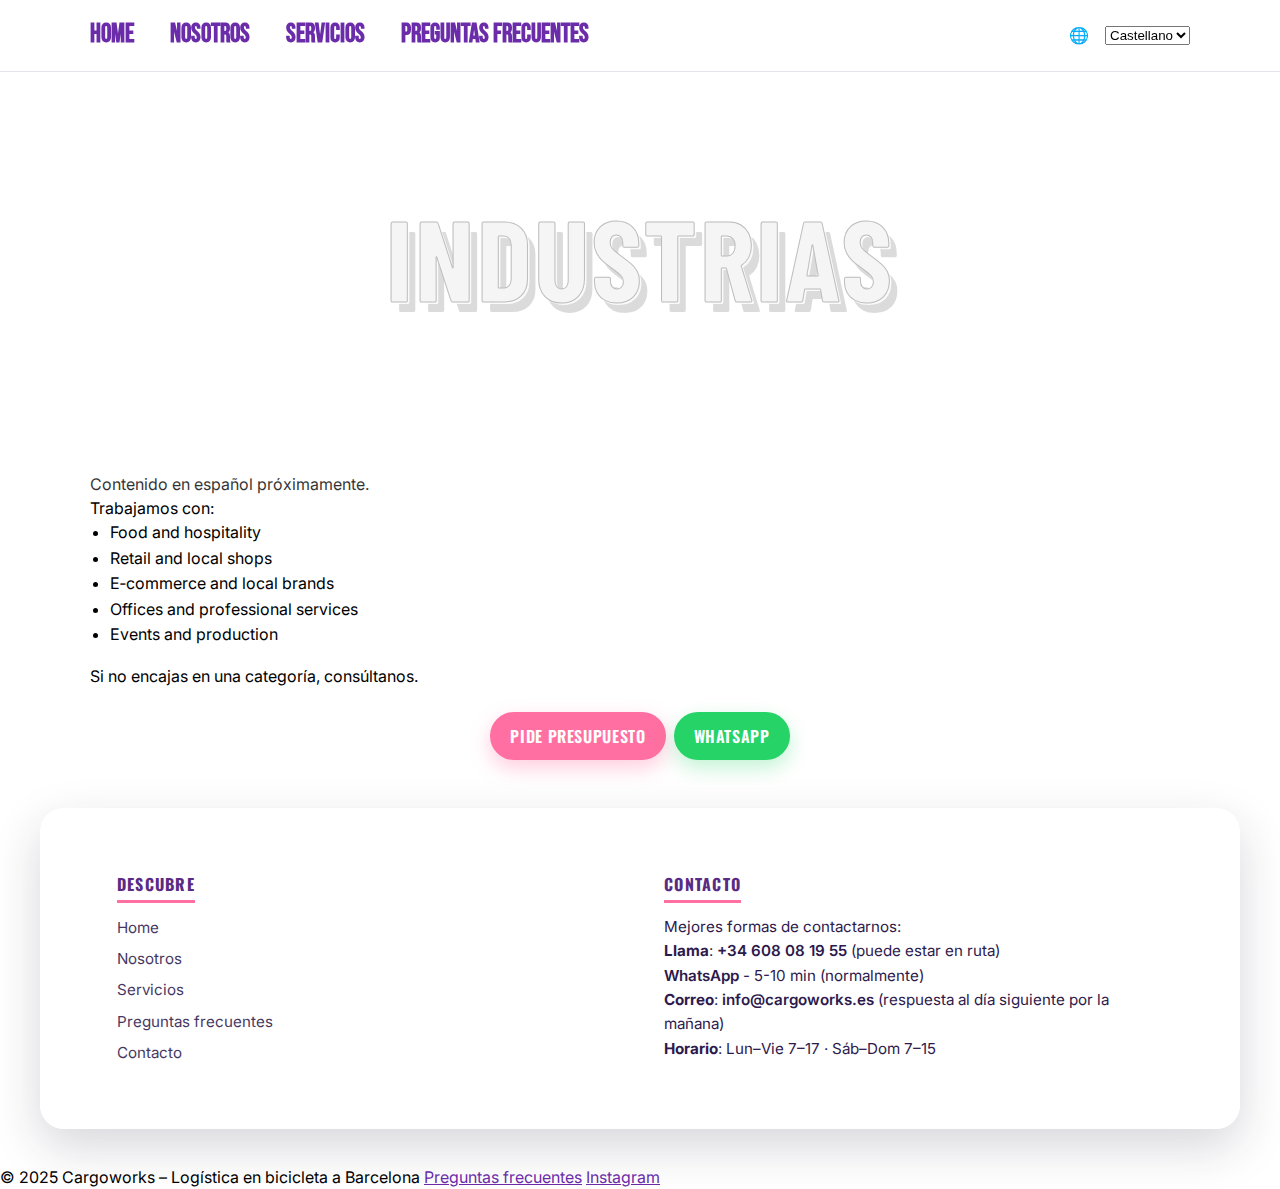
<file: industries.html>
<!DOCTYPE html>
<html lang="en">
<head>
  <meta charset="UTF-8" />
  <meta name="viewport" content="width=device-width, height=device-height, initial-scale=1.0"/>
  <title>CARGOWORKS.es – Industries</title>
  <link href="https://fonts.googleapis.com/css2?family=Bebas+Neue&display=swap" rel="stylesheet">
  <link href="https://fonts.googleapis.com/css2?family=Oswald:wght@400;600;700&display=swap" rel="stylesheet">
  <link href="https://fonts.googleapis.com/css2?family=Inter:wght@300;400;600;700&display=swap" rel="stylesheet">
  <link rel="stylesheet" href="https://cdnjs.cloudflare.com/ajax/libs/font-awesome/4.7.0/css/font-awesome.css">
  <link rel="stylesheet" href="css/effects/layout.css"/>
</head>
<body>
  <header class="site-header">
    <nav class="hero-nav">
      <ul class="nav-links">
        <li><a href="index.html" data-i18n="navHome">Home</a></li>
        <li><a href="about.html" id="navAbout" data-i18n="navAbout">About</a></li>
        <li><a href="services.html" id="navServices" data-i18n="navServices">Services</a></li>
        <li><a href="faq.html" data-i18n="siteFaq">FAQ</a></li>
      </ul>
      <div class="nav-controls">
        <span class="lang-globe" aria-hidden="true">🌐</span>
        <select id="langSelect" class="lang-select" data-i18n-aria-label="langSelectLabel">
          <option value="ca">Català</option>
          <option value="es">Castellano</option>
          <option value="pt">Português</option>
          <option value="en" selected>English</option>
        </select>
      </div>
    </nav>
  </header>

  <section class="hero-section" id="top">
    <div class="hero-inner">
      <h1 class="hero-title" data-i18n="industriesPageTitle">Industries</h1>
    </div>
  </section>

  <main style="width:min(94vw,1100px);margin:clamp(1.2rem,4vw,2rem) auto;">
    <p data-i18n="pageNote" style="opacity:0.8; margin-top:0;"></p>

    <p data-i18n="industriesIntro">We work with:</p>
    <ul data-i18n="industriesList" style="margin:0 0 1rem 0; padding-left:1.25rem; line-height:1.6;">
      <li>Food and hospitality</li>
      <li>Retail and local shops</li>
      <li>E‑commerce and local brands</li>
      <li>Offices and professional services</li>
      <li>Events and production</li>
    </ul>
    <p data-i18n="industriesOutro">If you’re not sure where you fit, just ask us.</p>

    <div class="cta-group" style="margin:1.5rem 0 0.5rem 0;">
      <a class="btn" href="mailto:info@cargoworks.es" data-i18n="ctaQuote">Get a quote</a>
      <a class="btn btn--whatsapp" href="https://wa.me/34608081955?text=Hola%2C%20me%20gustar%C3%ADa%20solicitar%20una%20cotizaci%C3%B3n." target="_blank" rel="noopener" data-i18n="ctaWhatsApp">WhatsApp</a>
    </div>
  </main>

  <section class="site-map" aria-label="Site map and contacts">
    <div class="site-map__column">
      <h3 data-i18n="siteExplore">Explore</h3>
      <ul class="site-map__list">
        <li><a href="index.html" data-i18n="navHome">Home</a></li>
        <li><a href="about.html" data-i18n="siteAbout">About</a></li>
        <li><a href="services.html" data-i18n="siteServices">Services</a></li>
        <li><a href="faq.html" data-i18n="siteFaq">FAQ</a></li>
        <li><a href="contact.html" data-i18n="siteContact">Contact</a></li>
      </ul>
    </div>
    <div class="site-map__column">
      <h3 data-i18n="siteContact">Contact</h3>
      <p class="site-map__contact" data-i18n="siteContactBlurb">Best ways to reach us:</p>
      <p class="site-map__contact">
        <strong data-i18n="sitePhoneLabel">Call</strong>: <a href="tel:+34608081955">+34 608 08 19 55</a> <span data-i18n="sitePhoneNote">(may be out riding)</span><br>
        <strong><a href="https://wa.me/34608081955" target="_blank" rel="noopener" data-i18n="siteWhatsappLabel">WhatsApp</a></strong> - <span data-i18n="siteWhatsappNote">5–10 min reply (usually)</span><br>
        <strong data-i18n="siteEmailLabel">Email</strong>: <a href="mailto:info@cargoworks.es">info@cargoworks.es</a> <span data-i18n="siteEmailNote">(reply by next morning)</span>
      </p>
      <p class="site-map__contact"><strong data-i18n="siteHoursLabel">Hours</strong>: <span data-i18n="siteHoursText">Mon–Fri 7–17 · Sat–Sun 7–15</span></p>
    </div>
  </section>

  <footer class="site-footer">
    <span data-i18n="footerCopy">© 2025 Cargoworks – Bike Logistics Barcelona</span>
    <a href="faq.html" data-i18n="siteFaq">FAQ</a>
    <a href="https://instagram.com/cargoworks.es" target="_blank" rel="noopener" data-i18n="footerInstagram">Instagram</a>
  </footer>

  <script src="js/js/translations.js"></script>
  <script src="js/js/main.js"></script>
  <script>try{var l=localStorage.getItem('lang'); if(l){document.getElementById('langSelect').value=l;}}catch(e){}</script>
</body>
</html>
</file>
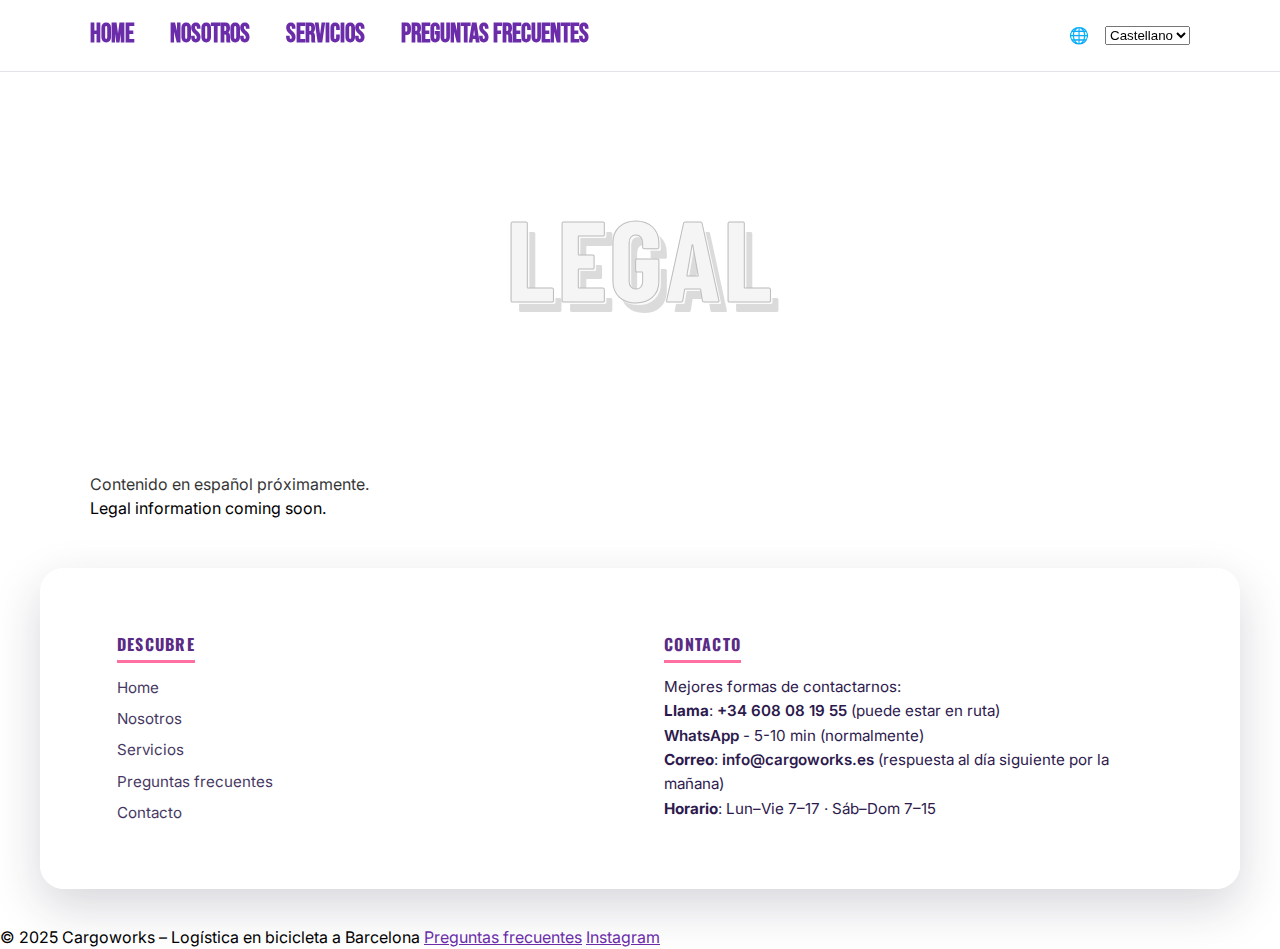
<file: legal.html>
<!DOCTYPE html>
<html lang="en">
<head>
  <meta charset="UTF-8" />
  <meta name="viewport" content="width=device-width, height=device-height, initial-scale=1.0"/>
  <title>CARGOWORKS.es – Legal</title>
  <link href="https://fonts.googleapis.com/css2?family=Bebas+Neue&display=swap" rel="stylesheet">
  <link href="https://fonts.googleapis.com/css2?family=Oswald:wght@400;600;700&display=swap" rel="stylesheet">
  <link href="https://fonts.googleapis.com/css2?family=Inter:wght@300;400;600;700&display=swap" rel="stylesheet">
  <link rel="stylesheet" href="https://cdnjs.cloudflare.com/ajax/libs/font-awesome/4.7.0/css/font-awesome.css">
  <link rel="stylesheet" href="css/effects/layout.css"/>
</head>
<body>
  <header class="site-header">
    <nav class="hero-nav">
      <ul class="nav-links">
        <li><a href="index.html" data-i18n="navHome">Home</a></li>
        <li><a href="about.html" id="navAbout" data-i18n="navAbout">About</a></li>
        <li><a href="services.html" id="navServices" data-i18n="navServices">Services</a></li>
        <li><a href="faq.html" data-i18n="siteFaq">FAQ</a></li>
      </ul>
      <div class="nav-controls">
        <span class="lang-globe" aria-hidden="true">🌐</span>
        <select id="langSelect" class="lang-select" data-i18n-aria-label="langSelectLabel">
          <option value="ca">Català</option>
          <option value="es">Castellano</option>
          <option value="pt">Português</option>
          <option value="en" selected>English</option>
        </select>
      </div>
    </nav>
  </header>

  <section class="hero-section" id="top">
    <div class="hero-inner">
      <h1 class="hero-title" data-i18n="legalPageTitle">Legal</h1>
    </div>
  </section>

  <main style="width:min(94vw,1100px);margin:clamp(1.2rem,4vw,2rem) auto;">
    <p data-i18n="pageNote" style="opacity:0.8; margin-top:0;"></p>
    <p data-i18n="legalComingSoon">Legal information coming soon.</p>
  </main>

  <section class="site-map" aria-label="Site map and contacts">
    <div class="site-map__column">
      <h3 data-i18n="siteExplore">Explore</h3>
      <ul class="site-map__list">
        <li><a href="index.html" data-i18n="navHome">Home</a></li>
        <li><a href="about.html" data-i18n="siteAbout">About</a></li>
        <li><a href="services.html" data-i18n="siteServices">Services</a></li>
        <li><a href="faq.html" data-i18n="siteFaq">FAQ</a></li>
        <li><a href="contact.html" data-i18n="siteContact">Contact</a></li>
      </ul>
    </div>
    <div class="site-map__column">
      <h3 data-i18n="siteContact">Contact</h3>
      <p class="site-map__contact" data-i18n="siteContactBlurb">Best ways to reach us:</p>
      <p class="site-map__contact">
        <strong data-i18n="sitePhoneLabel">Call</strong>: <a href="tel:+34608081955">+34 608 08 19 55</a> <span data-i18n="sitePhoneNote">(may be out riding)</span><br>
        <strong><a href="https://wa.me/34608081955" target="_blank" rel="noopener" data-i18n="siteWhatsappLabel">WhatsApp</a></strong> - <span data-i18n="siteWhatsappNote">5–10 min reply (usually)</span><br>
        <strong data-i18n="siteEmailLabel">Email</strong>: <a href="mailto:info@cargoworks.es">info@cargoworks.es</a> <span data-i18n="siteEmailNote">(reply by next morning)</span>
      </p>
      <p class="site-map__contact"><strong data-i18n="siteHoursLabel">Hours</strong>: <span data-i18n="siteHoursText">Mon–Fri 7–17 · Sat–Sun 7–15</span></p>
    </div>
  </section>

  <footer class="site-footer">
    <span data-i18n="footerCopy">© 2025 Cargoworks – Bike Logistics Barcelona</span>
    <a href="faq.html" data-i18n="siteFaq">FAQ</a>
    <a href="https://instagram.com/cargoworks.es" target="_blank" rel="noopener" data-i18n="footerInstagram">Instagram</a>
  </footer>

  <script src="js/js/translations.js"></script>
  <script src="js/js/main.js"></script>
  <script>try{var l=localStorage.getItem('lang'); if(l){document.getElementById('langSelect').value=l;}}catch(e){}</script>
</body>
</html>
</file>
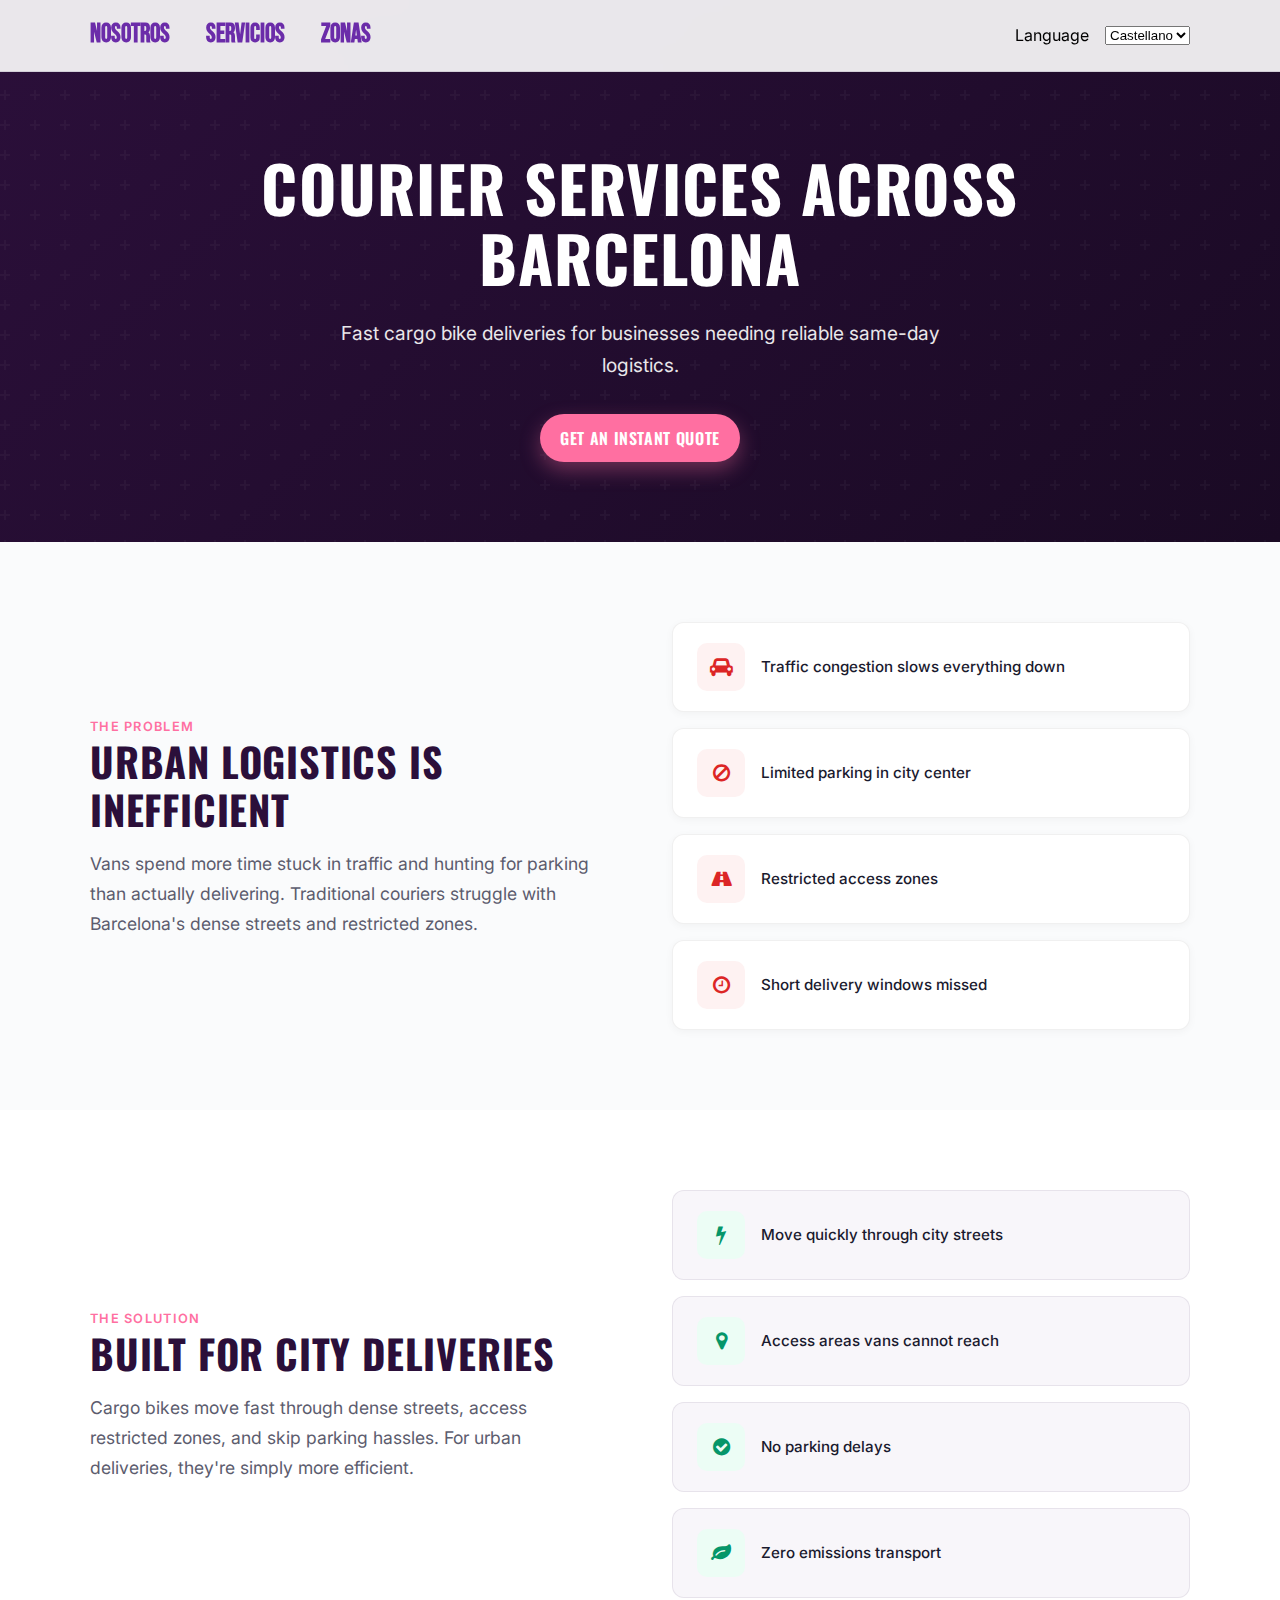
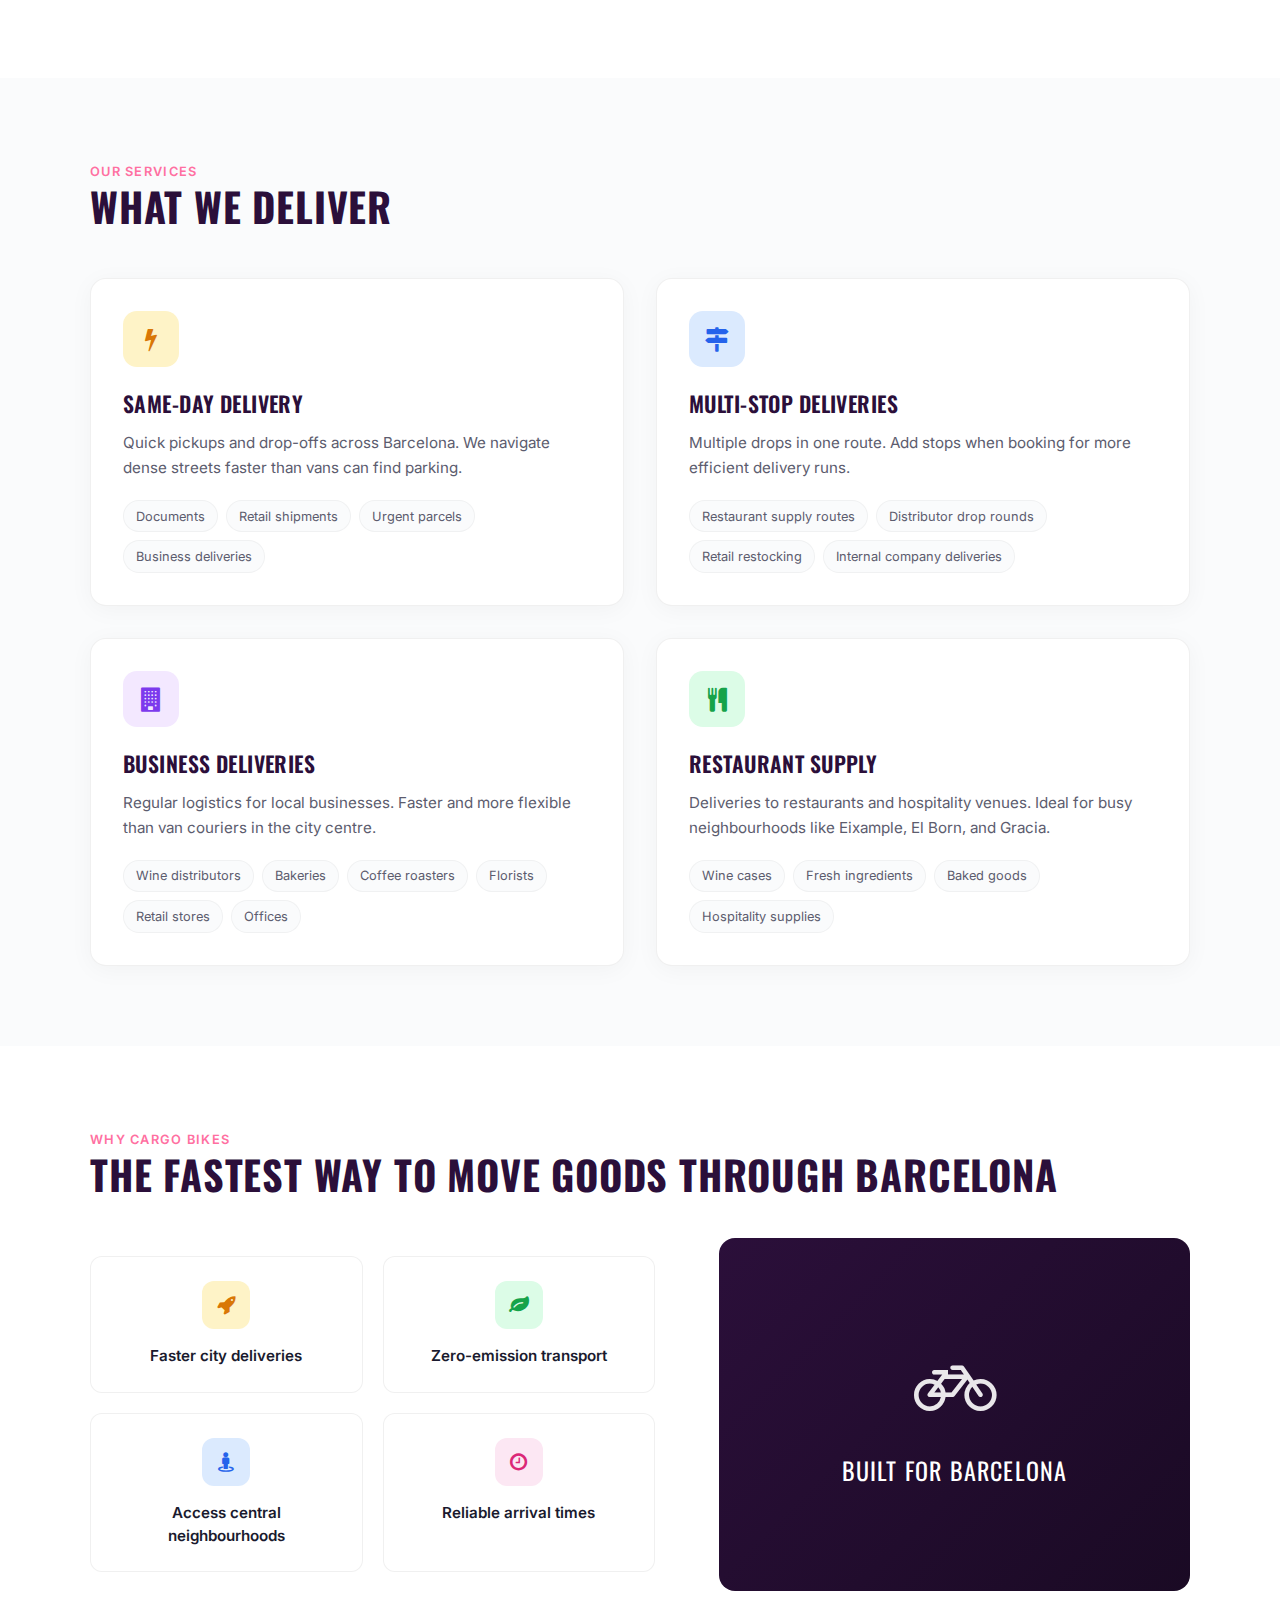
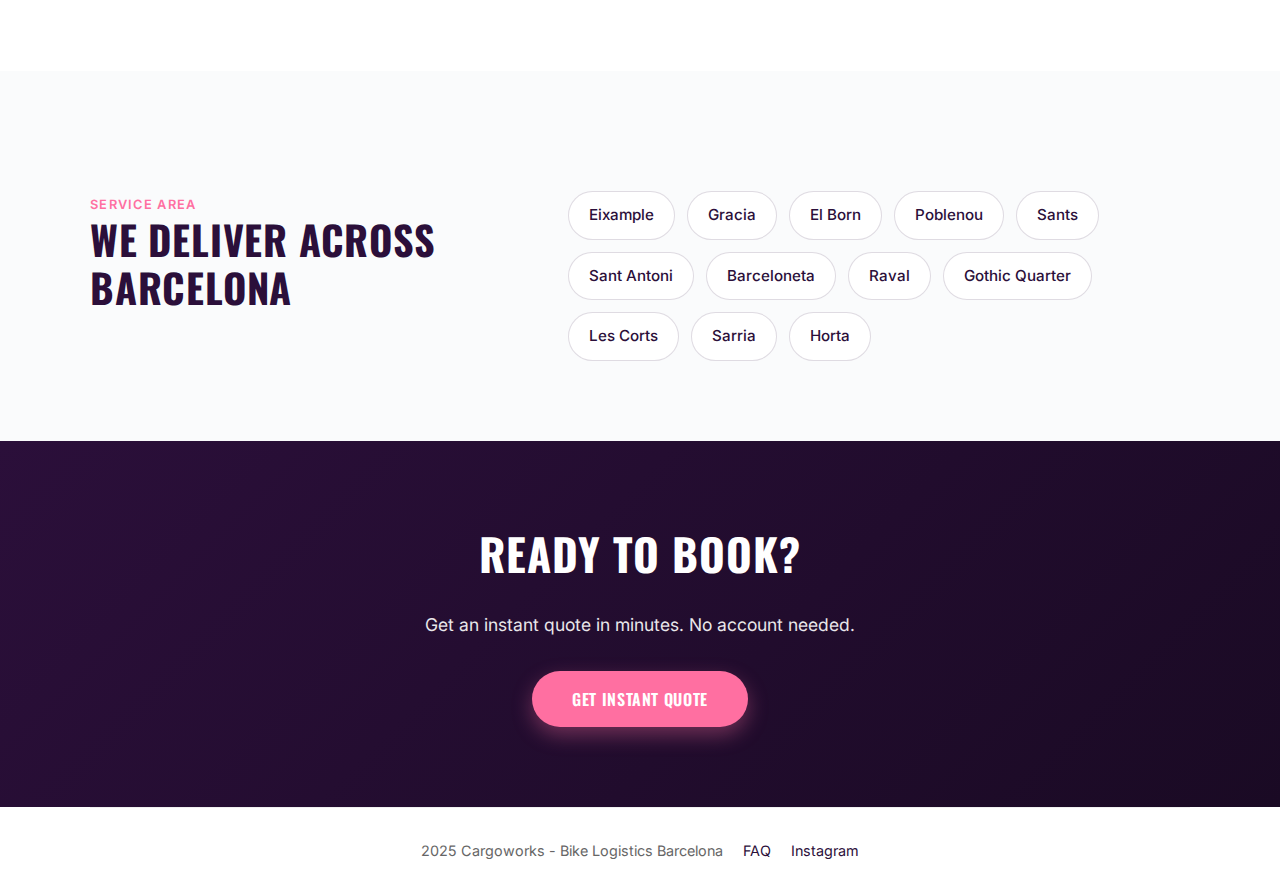
<file: services.html>
<!DOCTYPE html>
<html lang="en">
<head>
  <meta charset="UTF-8" />
  <meta name="viewport" content="width=device-width, height=device-height, initial-scale=1.0"/>
  <title>Services – CARGOWORKS.es</title>
  <meta name="description" content="Cargo bike courier services in Barcelona. Same-day delivery, multi-stop routes, business deliveries, and restaurant supply logistics.">
  <link href="https://fonts.googleapis.com/css2?family=Bebas+Neue&display=swap" rel="stylesheet">
  <link href="https://fonts.googleapis.com/css2?family=Oswald:wght@400;600;700&display=swap" rel="stylesheet">
  <link href="https://fonts.googleapis.com/css2?family=Inter:wght@300;400;500;600;700&display=swap" rel="stylesheet">
  <link rel="stylesheet" href="https://cdnjs.cloudflare.com/ajax/libs/font-awesome/4.7.0/css/font-awesome.css">
  <link rel="stylesheet" href="css/effects/layout.css"/>
  <style>
    /* Services Page Specific Styles */
    :root {
      --services-purple: #2b0f3a;
      --services-purple-light: #f8f6fa;
      --services-coral: #ff6fa1;
      --services-gray: #5c5c6e;
      --services-gray-light: #fafbfc;
      --services-text: #1a1a2e;
    }

    .services-page {
      background: #fff;
      min-height: 100vh;
    }

    /* Hero Section */
    .services-hero {
      background: linear-gradient(135deg, var(--services-purple) 0%, #1a0a24 100%);
      padding: calc(var(--header-height) + 5rem) 1.5rem 5rem;
      text-align: center;
      color: #fff;
      position: relative;
      overflow: hidden;
    }

    .services-hero::before {
      content: '';
      position: absolute;
      top: 0;
      left: 0;
      right: 0;
      bottom: 0;
      background: url("data:image/svg+xml,%3Csvg width='60' height='60' viewBox='0 0 60 60' xmlns='http://www.w3.org/2000/svg'%3E%3Cg fill='none' fill-rule='evenodd'%3E%3Cg fill='%23ffffff' fill-opacity='0.03'%3E%3Cpath d='M36 34v-4h-2v4h-4v2h4v4h2v-4h4v-2h-4zm0-30V0h-2v4h-4v2h4v4h2V6h4V4h-4zM6 34v-4H4v4H0v2h4v4h2v-4h4v-2H6zM6 4V0H4v4H0v2h4v4h2V6h4V4H6z'/%3E%3C/g%3E%3C/g%3E%3C/svg%3E");
      pointer-events: none;
    }

    .services-hero-inner {
      max-width: 800px;
      margin: 0 auto;
      position: relative;
      z-index: 1;
    }

    .services-hero h1 {
      font-family: 'Oswald', system-ui, sans-serif;
      font-size: clamp(2.5rem, 7vw, 4rem);
      font-weight: 700;
      letter-spacing: 0.02em;
      text-transform: uppercase;
      margin: 0 0 1.5rem 0;
      line-height: 1.1;
    }

    .services-hero p {
      font-family: 'Inter', system-ui, sans-serif;
      font-size: 1.2rem;
      line-height: 1.7;
      opacity: 0.9;
      margin: 0 0 2rem 0;
      max-width: 600px;
      margin-left: auto;
      margin-right: auto;
    }

    /* Section Base Styles */
    .services-section {
      padding: 5rem 1.5rem;
    }

    .services-section--alt {
      background: var(--services-gray-light);
    }

    .services-section-inner {
      max-width: 1100px;
      margin: 0 auto;
    }

    .section-label {
      font-family: 'Inter', system-ui, sans-serif;
      font-size: 0.8rem;
      font-weight: 600;
      text-transform: uppercase;
      letter-spacing: 0.1em;
      color: var(--services-coral);
      margin: 0 0 0.75rem 0;
    }

    .section-title {
      font-family: 'Oswald', system-ui, sans-serif;
      font-size: clamp(1.75rem, 4vw, 2.5rem);
      font-weight: 700;
      text-transform: uppercase;
      letter-spacing: 0.02em;
      color: var(--services-purple);
      margin: 0 0 1rem 0;
      line-height: 1.2;
    }

    .section-text {
      font-family: 'Inter', system-ui, sans-serif;
      font-size: 1.1rem;
      line-height: 1.7;
      color: var(--services-gray);
      max-width: 640px;
    }

    /* Problem Section */
    .problem-section {
      display: grid;
      grid-template-columns: 1fr 1fr;
      gap: 4rem;
      align-items: center;
    }

    .problem-visual {
      display: flex;
      flex-direction: column;
      gap: 1rem;
    }

    .problem-card {
      background: #fff;
      border-radius: 12px;
      padding: 1.25rem 1.5rem;
      display: flex;
      align-items: center;
      gap: 1rem;
      border: 1px solid rgba(0,0,0,0.06);
      box-shadow: 0 2px 8px rgba(0,0,0,0.04);
    }

    .problem-icon {
      width: 48px;
      height: 48px;
      border-radius: 10px;
      display: flex;
      align-items: center;
      justify-content: center;
      font-size: 1.25rem;
      flex-shrink: 0;
      background: #fef2f2;
      color: #dc2626;
    }

    .problem-card-text {
      font-family: 'Inter', system-ui, sans-serif;
      font-size: 0.95rem;
      color: var(--services-text);
      font-weight: 500;
    }

    /* Solution Section */
    .solution-section {
      display: grid;
      grid-template-columns: 1fr 1fr;
      gap: 4rem;
      align-items: center;
    }

    .solution-visual {
      display: flex;
      flex-direction: column;
      gap: 1rem;
      order: 2;
    }

    .solution-card {
      background: var(--services-purple-light);
      border-radius: 12px;
      padding: 1.25rem 1.5rem;
      display: flex;
      align-items: center;
      gap: 1rem;
      border: 1px solid rgba(43, 15, 58, 0.08);
    }

    .solution-icon {
      width: 48px;
      height: 48px;
      border-radius: 10px;
      display: flex;
      align-items: center;
      justify-content: center;
      font-size: 1.25rem;
      flex-shrink: 0;
      background: #ecfdf5;
      color: #059669;
    }

    .solution-card-text {
      font-family: 'Inter', system-ui, sans-serif;
      font-size: 0.95rem;
      color: var(--services-text);
      font-weight: 500;
    }

    /* Services Grid */
    .services-grid {
      display: grid;
      grid-template-columns: repeat(2, 1fr);
      gap: 2rem;
      margin-top: 3rem;
    }

    .service-card {
      background: #fff;
      border-radius: 16px;
      padding: 2rem;
      border: 1px solid rgba(0,0,0,0.06);
      box-shadow: 0 4px 24px rgba(0,0,0,0.04);
      transition: transform 200ms ease, box-shadow 200ms ease;
    }

    .service-card:hover {
      transform: translateY(-4px);
      box-shadow: 0 8px 32px rgba(0,0,0,0.08);
    }

    .service-icon {
      width: 56px;
      height: 56px;
      border-radius: 14px;
      display: flex;
      align-items: center;
      justify-content: center;
      font-size: 1.5rem;
      margin-bottom: 1.25rem;
      background: var(--services-purple-light);
      color: var(--services-purple);
    }

    .service-card:nth-child(1) .service-icon { background: #fef3c7; color: #d97706; }
    .service-card:nth-child(2) .service-icon { background: #dbeafe; color: #2563eb; }
    .service-card:nth-child(3) .service-icon { background: #f3e8ff; color: #7c3aed; }
    .service-card:nth-child(4) .service-icon { background: #dcfce7; color: #16a34a; }

    .service-title {
      font-family: 'Oswald', system-ui, sans-serif;
      font-size: 1.35rem;
      font-weight: 600;
      text-transform: uppercase;
      letter-spacing: 0.02em;
      color: var(--services-purple);
      margin: 0 0 0.75rem 0;
    }

    .service-desc {
      font-family: 'Inter', system-ui, sans-serif;
      font-size: 0.95rem;
      line-height: 1.6;
      color: var(--services-gray);
      margin: 0 0 1.25rem 0;
    }

    .service-list {
      list-style: none;
      padding: 0;
      margin: 0;
      display: flex;
      flex-wrap: wrap;
      gap: 0.5rem;
    }

    .service-list li {
      font-family: 'Inter', system-ui, sans-serif;
      font-size: 0.8rem;
      color: var(--services-gray);
      background: var(--services-gray-light);
      padding: 0.35rem 0.75rem;
      border-radius: 20px;
      border: 1px solid rgba(0,0,0,0.04);
    }

    /* Why Cargo Bikes Section */
    .why-content {
      display: grid;
      grid-template-columns: 1.2fr 1fr;
      gap: 4rem;
      align-items: center;
      margin-top: 2.5rem;
    }

    .benefits-grid {
      display: grid;
      grid-template-columns: repeat(2, 1fr);
      gap: 1.25rem;
    }

    .benefit-card {
      background: #fff;
      border-radius: 12px;
      padding: 1.5rem;
      border: 1px solid rgba(0,0,0,0.06);
      text-align: center;
    }

    .benefit-icon {
      width: 48px;
      height: 48px;
      border-radius: 12px;
      display: flex;
      align-items: center;
      justify-content: center;
      font-size: 1.25rem;
      margin: 0 auto 1rem;
      background: var(--services-purple-light);
      color: var(--services-purple);
    }

    .benefit-card:nth-child(1) .benefit-icon { background: #fef3c7; color: #d97706; }
    .benefit-card:nth-child(2) .benefit-icon { background: #dcfce7; color: #16a34a; }
    .benefit-card:nth-child(3) .benefit-icon { background: #dbeafe; color: #2563eb; }
    .benefit-card:nth-child(4) .benefit-icon { background: #fce7f3; color: #db2777; }

    .benefit-title {
      font-family: 'Inter', system-ui, sans-serif;
      font-size: 0.95rem;
      font-weight: 600;
      color: var(--services-text);
      margin: 0;
    }

    .why-image {
      border-radius: 16px;
      overflow: hidden;
      background: linear-gradient(135deg, var(--services-purple) 0%, #1a0a24 100%);
      aspect-ratio: 4/3;
      display: flex;
      align-items: center;
      justify-content: center;
      position: relative;
    }

    .why-image-content {
      text-align: center;
      color: #fff;
      padding: 2rem;
    }

    .why-image-icon {
      font-size: 4rem;
      margin-bottom: 1rem;
      opacity: 0.9;
    }

    .why-image-text {
      font-family: 'Oswald', system-ui, sans-serif;
      font-size: 1.5rem;
      text-transform: uppercase;
      letter-spacing: 0.05em;
    }

    /* Service Area Section */
    .area-content {
      display: grid;
      grid-template-columns: 1fr 1.5fr;
      gap: 4rem;
      align-items: start;
      margin-top: 2.5rem;
    }

    .area-list {
      display: flex;
      flex-wrap: wrap;
      gap: 0.75rem;
    }

    .area-tag {
      font-family: 'Inter', system-ui, sans-serif;
      font-size: 0.95rem;
      font-weight: 500;
      color: var(--services-purple);
      background: #fff;
      padding: 0.75rem 1.25rem;
      border-radius: 30px;
      border: 1px solid rgba(43, 15, 58, 0.15);
      transition: all 150ms ease;
    }

    .area-tag:hover {
      background: var(--services-purple-light);
      border-color: rgba(43, 15, 58, 0.25);
    }

    /* CTA Section */
    .services-cta {
      background: linear-gradient(135deg, var(--services-purple) 0%, #1a0a24 100%);
      padding: 5rem 1.5rem;
      text-align: center;
      color: #fff;
    }

    .services-cta-inner {
      max-width: 600px;
      margin: 0 auto;
    }

    .services-cta h2 {
      font-family: 'Oswald', system-ui, sans-serif;
      font-size: clamp(2rem, 5vw, 2.75rem);
      font-weight: 700;
      text-transform: uppercase;
      letter-spacing: 0.02em;
      margin: 0 0 1.5rem 0;
    }

    .services-cta p {
      font-family: 'Inter', system-ui, sans-serif;
      font-size: 1.1rem;
      line-height: 1.6;
      opacity: 0.9;
      margin: 0 0 2rem 0;
    }

    .services-cta .btn {
      font-size: 1rem;
      padding: 1rem 2.5rem;
    }

    /* Footer */
    .services-footer {
      max-width: 1100px;
      margin: 0 auto;
      padding: 2rem 1.5rem;
      text-align: center;
      font-family: 'Inter', system-ui, sans-serif;
      font-size: 0.9rem;
      color: #666;
      border-top: 1px solid rgba(0, 0, 0, 0.06);
    }

    .services-footer a {
      color: var(--services-purple);
      text-decoration: none;
      margin-left: 1rem;
    }

    .services-footer a:hover {
      color: var(--services-coral);
    }

    /* Responsive */
    @media (max-width: 900px) {
      .problem-section,
      .solution-section,
      .why-content,
      .area-content {
        grid-template-columns: 1fr;
        gap: 2.5rem;
      }

      .solution-visual {
        order: 0;
      }

      .services-grid {
        grid-template-columns: 1fr;
      }
    }

    @media (max-width: 640px) {
      .services-hero {
        padding: calc(var(--header-height) + 3rem) 1rem 3rem;
      }

      .services-hero h1 {
        font-size: 2.25rem;
      }

      .services-hero p {
        font-size: 1rem;
      }

      .services-section {
        padding: 3rem 1rem;
      }

      .section-title {
        font-size: 1.5rem;
      }

      .section-text {
        font-size: 1rem;
      }

      .service-card {
        padding: 1.5rem;
      }

      .benefits-grid {
        grid-template-columns: 1fr;
      }

      .services-cta {
        padding: 3rem 1rem;
      }
    }
  </style>
</head>
<body class="services-page">
  <!-- Fixed nav strip -->
  <header class="site-header">
    <nav class="hero-nav">
      <ul class="nav-links">
        <li><a href="index.html#about" data-i18n="navAbout">About</a></li>
        <li><a href="services.html" data-i18n="navServices">Services</a></li>
        <li><a href="index.html#zones" data-i18n="navZones">Zones</a></li>
      </ul>
      <div class="nav-controls">
        <label for="langSelect" class="visually-hidden">Language</label>
        <select id="langSelect" class="lang-select">
          <option value="ca">Catala</option>
          <option value="es">Castellano</option>
          <option value="pt">Portugues</option>
          <option value="en" selected>English</option>
        </select>
      </div>
    </nav>
  </header>

  <!-- Hero Section -->
  <section class="services-hero">
    <div class="services-hero-inner">
      <h1>Courier Services Across Barcelona</h1>
      <p>Fast cargo bike deliveries for businesses needing reliable same-day logistics.</p>
      <a class="btn" href="index.html#zones">Get an instant quote</a>
    </div>
  </section>

  <!-- Problem Section -->
  <section class="services-section services-section--alt">
    <div class="services-section-inner">
      <div class="problem-section">
        <div class="problem-content">
          <span class="section-label">The Problem</span>
          <h2 class="section-title">Urban logistics is inefficient</h2>
          <p class="section-text">Vans spend more time stuck in traffic and hunting for parking than actually delivering. Traditional couriers struggle with Barcelona's dense streets and restricted zones.</p>
        </div>
        <div class="problem-visual">
          <div class="problem-card">
            <div class="problem-icon">
              <i class="fa fa-car"></i>
            </div>
            <span class="problem-card-text">Traffic congestion slows everything down</span>
          </div>
          <div class="problem-card">
            <div class="problem-icon">
              <i class="fa fa-ban"></i>
            </div>
            <span class="problem-card-text">Limited parking in city center</span>
          </div>
          <div class="problem-card">
            <div class="problem-icon">
              <i class="fa fa-road"></i>
            </div>
            <span class="problem-card-text">Restricted access zones</span>
          </div>
          <div class="problem-card">
            <div class="problem-icon">
              <i class="fa fa-clock-o"></i>
            </div>
            <span class="problem-card-text">Short delivery windows missed</span>
          </div>
        </div>
      </div>
    </div>
  </section>

  <!-- Solution Section -->
  <section class="services-section">
    <div class="services-section-inner">
      <div class="solution-section">
        <div class="solution-content">
          <span class="section-label">The Solution</span>
          <h2 class="section-title">Built for city deliveries</h2>
          <p class="section-text">Cargo bikes move fast through dense streets, access restricted zones, and skip parking hassles. For urban deliveries, they're simply more efficient.</p>
        </div>
        <div class="solution-visual">
          <div class="solution-card">
            <div class="solution-icon">
              <i class="fa fa-bolt"></i>
            </div>
            <span class="solution-card-text">Move quickly through city streets</span>
          </div>
          <div class="solution-card">
            <div class="solution-icon">
              <i class="fa fa-map-marker"></i>
            </div>
            <span class="solution-card-text">Access areas vans cannot reach</span>
          </div>
          <div class="solution-card">
            <div class="solution-icon">
              <i class="fa fa-check-circle"></i>
            </div>
            <span class="solution-card-text">No parking delays</span>
          </div>
          <div class="solution-card">
            <div class="solution-icon">
              <i class="fa fa-leaf"></i>
            </div>
            <span class="solution-card-text">Zero emissions transport</span>
          </div>
        </div>
      </div>
    </div>
  </section>

  <!-- Services Section -->
  <section class="services-section services-section--alt">
    <div class="services-section-inner">
      <span class="section-label">Our Services</span>
      <h2 class="section-title">What we deliver</h2>
      
      <div class="services-grid">
        <div class="service-card">
          <div class="service-icon">
            <i class="fa fa-flash"></i>
          </div>
          <h3 class="service-title">Same-day Delivery</h3>
          <p class="service-desc">Quick pickups and drop-offs across Barcelona. We navigate dense streets faster than vans can find parking.</p>
          <ul class="service-list">
            <li>Documents</li>
            <li>Retail shipments</li>
            <li>Urgent parcels</li>
            <li>Business deliveries</li>
          </ul>
        </div>

        <div class="service-card">
          <div class="service-icon">
            <i class="fa fa-map-signs"></i>
          </div>
          <h3 class="service-title">Multi-stop Deliveries</h3>
          <p class="service-desc">Multiple drops in one route. Add stops when booking for more efficient delivery runs.</p>
          <ul class="service-list">
            <li>Restaurant supply routes</li>
            <li>Distributor drop rounds</li>
            <li>Retail restocking</li>
            <li>Internal company deliveries</li>
          </ul>
        </div>

        <div class="service-card">
          <div class="service-icon">
            <i class="fa fa-building"></i>
          </div>
          <h3 class="service-title">Business Deliveries</h3>
          <p class="service-desc">Regular logistics for local businesses. Faster and more flexible than van couriers in the city centre.</p>
          <ul class="service-list">
            <li>Wine distributors</li>
            <li>Bakeries</li>
            <li>Coffee roasters</li>
            <li>Florists</li>
            <li>Retail stores</li>
            <li>Offices</li>
          </ul>
        </div>

        <div class="service-card">
          <div class="service-icon">
            <i class="fa fa-cutlery"></i>
          </div>
          <h3 class="service-title">Restaurant Supply</h3>
          <p class="service-desc">Deliveries to restaurants and hospitality venues. Ideal for busy neighbourhoods like Eixample, El Born, and Gracia.</p>
          <ul class="service-list">
            <li>Wine cases</li>
            <li>Fresh ingredients</li>
            <li>Baked goods</li>
            <li>Hospitality supplies</li>
          </ul>
        </div>
      </div>
    </div>
  </section>

  <!-- Why Cargo Bikes Section -->
  <section class="services-section">
    <div class="services-section-inner">
      <span class="section-label">Why Cargo Bikes</span>
      <h2 class="section-title">The fastest way to move goods through Barcelona</h2>
      
      <div class="why-content">
        <div class="benefits-grid">
          <div class="benefit-card">
            <div class="benefit-icon">
              <i class="fa fa-rocket"></i>
            </div>
            <h4 class="benefit-title">Faster city deliveries</h4>
          </div>
          <div class="benefit-card">
            <div class="benefit-icon">
              <i class="fa fa-leaf"></i>
            </div>
            <h4 class="benefit-title">Zero-emission transport</h4>
          </div>
          <div class="benefit-card">
            <div class="benefit-icon">
              <i class="fa fa-street-view"></i>
            </div>
            <h4 class="benefit-title">Access central neighbourhoods</h4>
          </div>
          <div class="benefit-card">
            <div class="benefit-icon">
              <i class="fa fa-clock-o"></i>
            </div>
            <h4 class="benefit-title">Reliable arrival times</h4>
          </div>
        </div>
        <div class="why-image">
          <div class="why-image-content">
            <div class="why-image-icon">
              <i class="fa fa-bicycle"></i>
            </div>
            <div class="why-image-text">Built for Barcelona</div>
          </div>
        </div>
      </div>
    </div>
  </section>

  <!-- Service Area Section -->
  <section class="services-section services-section--alt">
    <div class="services-section-inner">
      <div class="area-content">
        <div class="area-text">
          <span class="section-label">Service Area</span>
          <h2 class="section-title">We deliver across Barcelona</h2>
        </div>
        <div class="area-list">
          <span class="area-tag">Eixample</span>
          <span class="area-tag">Gracia</span>
          <span class="area-tag">El Born</span>
          <span class="area-tag">Poblenou</span>
          <span class="area-tag">Sants</span>
          <span class="area-tag">Sant Antoni</span>
          <span class="area-tag">Barceloneta</span>
          <span class="area-tag">Raval</span>
          <span class="area-tag">Gothic Quarter</span>
          <span class="area-tag">Les Corts</span>
          <span class="area-tag">Sarria</span>
          <span class="area-tag">Horta</span>
        </div>
      </div>
    </div>
  </section>

  <!-- CTA Section -->
  <section class="services-cta">
    <div class="services-cta-inner">
      <h2>Ready to book?</h2>
      <p>Get an instant quote in minutes. No account needed.</p>
      <a class="btn" href="index.html#zones">Get instant quote</a>
    </div>
  </section>

  <!-- Footer -->
  <footer class="services-footer">
    <span>2025 Cargoworks - Bike Logistics Barcelona</span>
    <a href="faq.html">FAQ</a>
    <a href="https://instagram.com/cargoworks.es" target="_blank" rel="noopener">Instagram</a>
  </footer>

  <script src="js/js/translations.js"></script>
  <script src="js/js/main.js"></script>
  <script>try{var l=localStorage.getItem('lang'); if(l){document.getElementById('langSelect').value=l;}}catch(e){}</script>
</body>
</html>
</file>
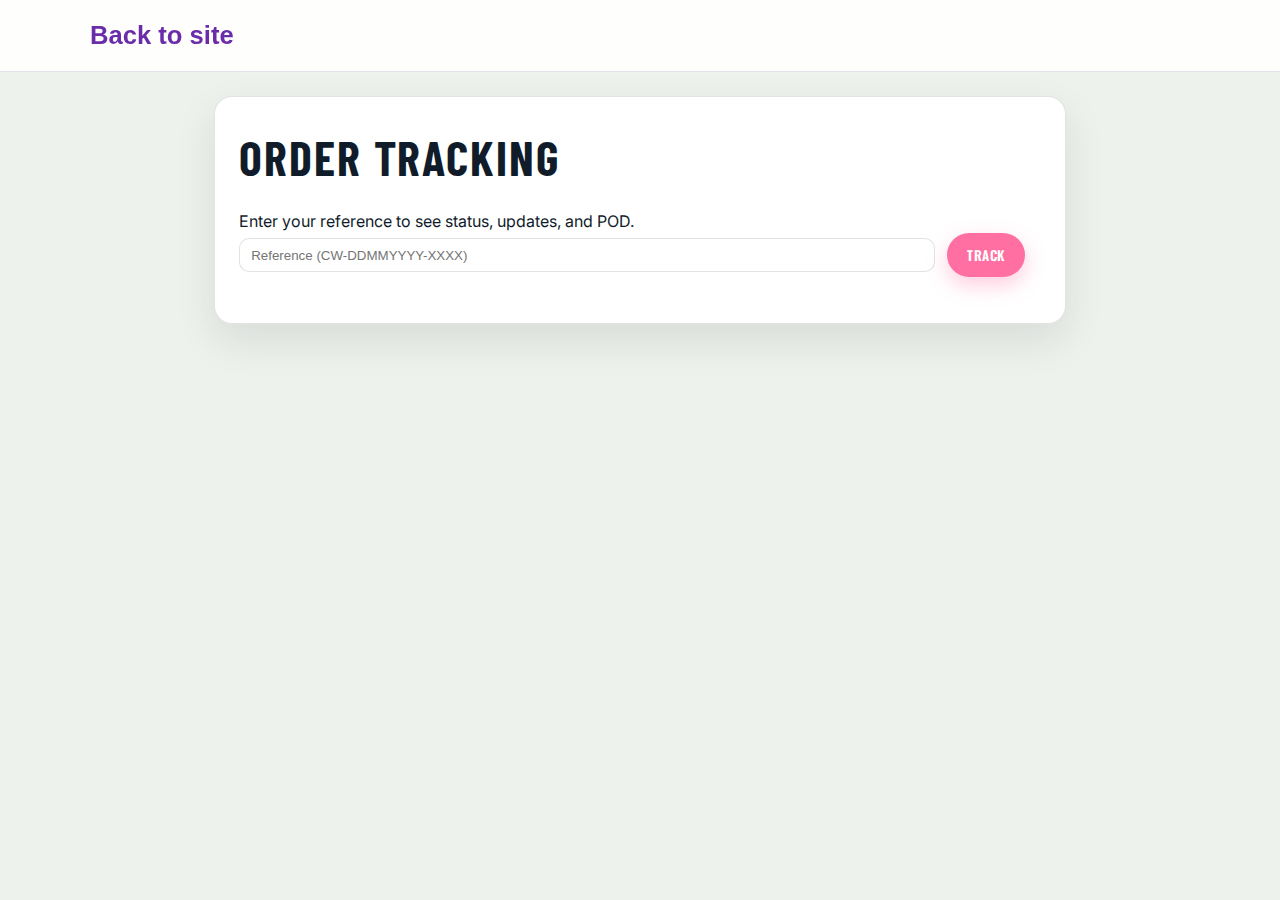
<file: tracking.html>
<!DOCTYPE html>
<html lang="en">
<head>
  <script>
  window.CARGOWORKS_BOOKING_API = "https://script.google.com/macros/s/AKfycbzDbKDqGvKsbdc4JhG03jSecjJOZbc7ASpyF8ua9yXF5ZRXdaNI3SddxnMECoPcMapA/exec";
  </script>
  <meta charset="UTF-8" />
  <meta name="viewport" content="width=device-width, initial-scale=1.0" />
  <title>CARGOWORKS - Order Tracking</title>
  <link rel="stylesheet" href="css/effects/layout.css"/>
  <style>
    :root {
      --track-ink: #111c2b;
      --track-accent: #2b8a3e;
      --track-bg: #eef2ec;
      --track-card: #ffffff;
      --track-border: rgba(17, 28, 43, 0.12);
    }
    body { background: var(--track-bg); color: var(--track-ink); }
    .tracking-shell { max-width: 900px; margin: 6rem auto 4rem; padding: 0 1.5rem; }
    .tracking-card { background: var(--track-card); border-radius: 18px; padding: 1.5rem; border: 1px solid var(--track-border); box-shadow: 0 16px 40px rgba(17, 28, 43, 0.1); }
    .tracking-card h1 { font-family: 'Barlow Condensed', 'Oswald', sans-serif; text-transform: uppercase; letter-spacing: 0.04em; font-size: clamp(2rem, 4vw, 3rem); margin-bottom: 1rem; }
    .tracking-form { display: flex; flex-wrap: wrap; gap: 0.75rem; align-items: center; margin-bottom: 1.4rem; }
    .tracking-form input { flex: 1 1 240px; padding: 0.55rem 0.7rem; border-radius: 10px; border: 1px solid var(--track-border); }
    .tracking-summary { display: grid; grid-template-columns: repeat(auto-fit, minmax(180px, 1fr)); gap: 0.6rem 1rem; margin-bottom: 1rem; }
    .tracking-summary span { display: block; font-size: 0.95rem; }
    .tracking-links a { color: var(--track-accent); text-decoration: none; font-weight: 600; }
    .tracking-links a:hover { text-decoration: underline; }
    .tracking-delivery-note {
      margin-top: 0.85rem;
      padding: 0.75rem 0.85rem;
      border: 1px solid rgba(43, 138, 62, 0.35);
      border-radius: 12px;
      background: rgba(43, 138, 62, 0.08);
    }
    .tracking-delivery-note h3 {
      margin: 0 0 0.35rem;
      font-family: 'Oswald', sans-serif;
      text-transform: uppercase;
      letter-spacing: 0.03em;
      font-size: 1rem;
      color: #1e5d2a;
    }
    .tracking-delivery-note-text {
      margin: 0;
      font-size: 0.94rem;
      color: #234534;
    }
    .tracking-notes {
      margin-top: 0.85rem;
      padding: 0.75rem 0.85rem;
      border: 1px solid var(--track-border);
      border-radius: 12px;
      background: rgba(17, 28, 43, 0.03);
    }
    .tracking-notes h3 {
      margin: 0 0 0.35rem;
      font-family: 'Oswald', sans-serif;
      text-transform: uppercase;
      letter-spacing: 0.03em;
      font-size: 1rem;
    }
    .tracking-notes-item {
      margin: 0.15rem 0;
      font-size: 0.92rem;
      color: #2f3f52;
    }
    .tracking-timeline { margin-top: 1rem; padding-left: 1.2rem; font-size: 0.92rem; color: #2f3f52; }
    .tracking-timeline li { margin-bottom: 0.35rem; }
  </style>
</head>
<body>
  <header class="site-header">
    <nav class="hero-nav">
      <ul class="nav-links">
        <li><a href="index.html#zones">Back to site</a></li>
      </ul>
    </nav>
  </header>

  <main class="tracking-shell">
    <div class="tracking-card">
      <h1>Order Tracking</h1>
      <p>Enter your reference to see status, updates, and POD.</p>
      <div class="tracking-form">
        <input id="trackingRef" type="text" placeholder="Reference (CW-DDMMYYYY-XXXX)" aria-label="Reference" />
        <button id="trackingLoad" class="btn" type="button">Track</button>
        <span id="trackingStatus" class="zones-result" aria-live="polite"></span>
      </div>
      <div id="trackingDetails"></div>
    </div>
  </main>

  <script src="js/js/tracking.js"></script>
</body>
</html>
</file>
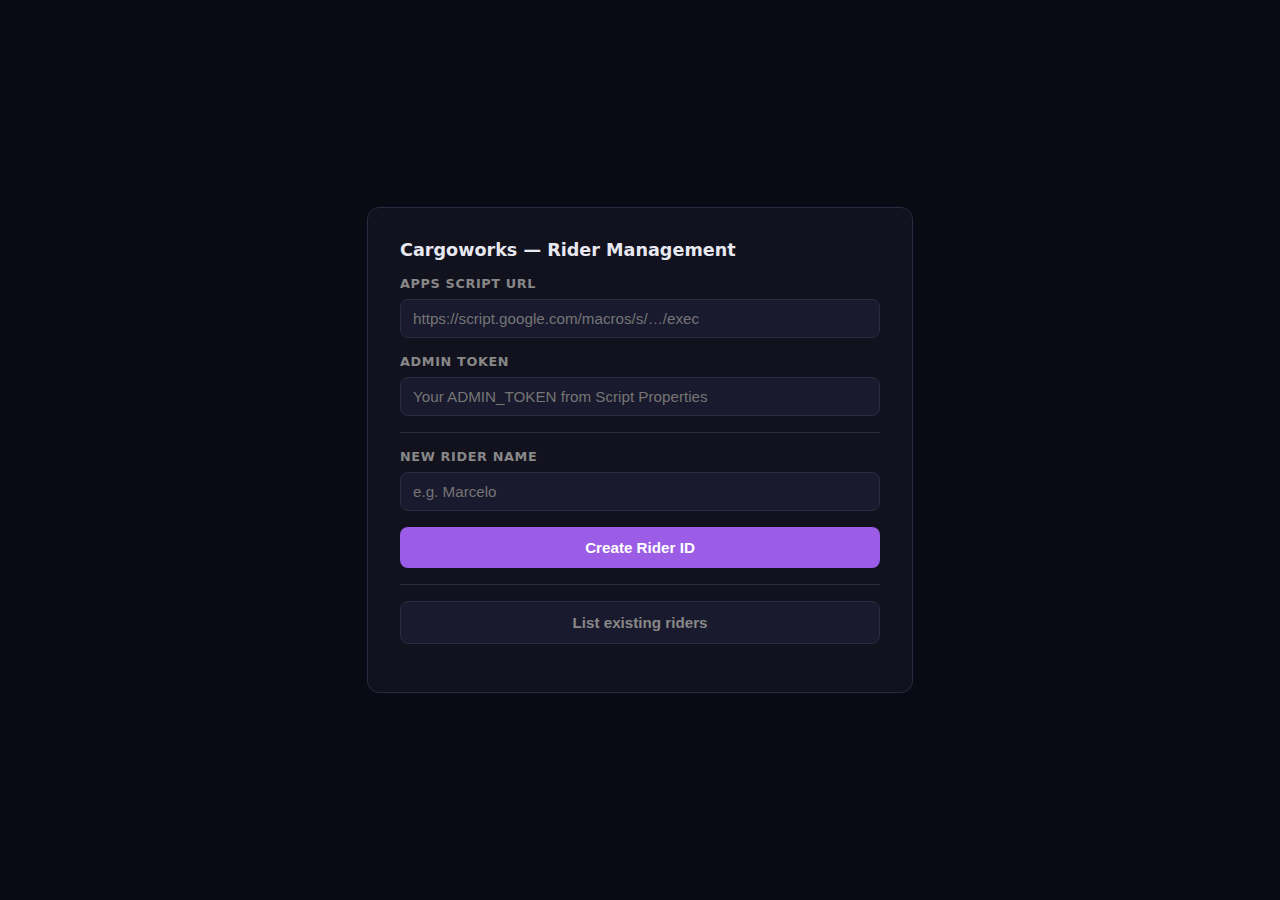
<file: admin/create-rider.html>
<!DOCTYPE html>
<html lang="en">
<head>
  <meta charset="UTF-8">
  <meta name="viewport" content="width=device-width, initial-scale=1.0">
  <title>Cargoworks — Create Rider</title>
  <style>
    body {
      font-family: system-ui, sans-serif;
      background: #0a0a14;
      color: #e8e8f0;
      display: flex;
      align-items: center;
      justify-content: center;
      min-height: 100vh;
      margin: 0;
    }
    .box {
      background: #12121f;
      border: 1px solid #2a2a40;
      border-radius: 12px;
      padding: 32px;
      width: 100%;
      max-width: 480px;
      display: flex;
      flex-direction: column;
      gap: 16px;
    }
    h1 { font-size: 1.1rem; font-weight: 700; margin: 0; }
    label { font-size: 0.8rem; color: #888; font-weight: 600; letter-spacing: 0.05em; text-transform: uppercase; }
    input {
      width: 100%;
      background: #1a1a2e;
      border: 1px solid #2a2a40;
      border-radius: 8px;
      color: #e8e8f0;
      font-size: 0.95rem;
      padding: 10px 12px;
      outline: none;
      box-sizing: border-box;
      margin-top: 4px;
    }
    input:focus { border-color: #9b5de5; }
    button {
      background: #9b5de5;
      color: #fff;
      border: none;
      border-radius: 8px;
      padding: 12px;
      font-size: 0.95rem;
      font-weight: 600;
      cursor: pointer;
      width: 100%;
    }
    button:hover { background: #7c3fc0; }
    button:disabled { opacity: 0.5; cursor: not-allowed; }
    .result {
      background: #1a1a2e;
      border: 1px solid #2a2a40;
      border-radius: 8px;
      padding: 16px;
      display: none;
      flex-direction: column;
      gap: 10px;
    }
    .result.visible { display: flex; }
    .result-label { font-size: 0.75rem; color: #888; font-weight: 600; text-transform: uppercase; letter-spacing: 0.05em; }
    .result-value { font-size: 0.9rem; word-break: break-all; }
    .result-url { color: #9b5de5; font-size: 0.85rem; word-break: break-all; }
    .copy-btn {
      background: #1a1a2e;
      border: 1px solid #2a2a40;
      color: #9b5de5;
      border-radius: 6px;
      padding: 6px 12px;
      font-size: 0.8rem;
      font-weight: 600;
      cursor: pointer;
      width: auto;
    }
    .copy-btn:hover { background: #2a2a40; }
    .error { color: #ef4444; font-size: 0.85rem; display: none; }
    .error.visible { display: block; }
    .riders-list { display: flex; flex-direction: column; gap: 6px; }
    .rider-item {
      display: flex;
      justify-content: space-between;
      align-items: center;
      background: #1a1a2e;
      border: 1px solid #2a2a40;
      border-radius: 6px;
      padding: 8px 12px;
      font-size: 0.85rem;
    }
    .rider-status { font-size: 0.72rem; padding: 2px 8px; border-radius: 10px; font-weight: 600; }
    .rider-status.active { background: rgba(34,197,94,.15); color: #4ade80; }
    .rider-status.inactive { background: rgba(107,114,128,.15); color: #9ca3af; }
    hr { border: none; border-top: 1px solid #2a2a40; margin: 0; }
  </style>
</head>
<body>
<div class="box">
  <h1>Cargoworks — Rider Management</h1>

  <div style="display:flex;flex-direction:column;gap:4px;">
    <label>Apps Script URL</label>
    <input type="text" id="apiUrl" placeholder="https://script.google.com/macros/s/…/exec">
  </div>

  <div style="display:flex;flex-direction:column;gap:4px;">
    <label>Admin Token</label>
    <input type="password" id="adminToken" placeholder="Your ADMIN_TOKEN from Script Properties">
  </div>

  <hr>

  <div style="display:flex;flex-direction:column;gap:4px;">
    <label>New Rider Name</label>
    <input type="text" id="riderName" placeholder="e.g. Marcelo">
  </div>

  <button id="createBtn" onclick="createRider()">Create Rider ID</button>
  <div class="error" id="createError"></div>

  <div class="result" id="result">
    <div class="result-label">Rider ID</div>
    <div class="result-value" id="resultId"></div>
    <div class="result-label">Rider Link</div>
    <div class="result-url" id="resultUrl"></div>
    <button class="copy-btn" onclick="copyLink()">Copy link</button>
  </div>

  <hr>

  <button onclick="listRiders()" style="background:#1a1a2e;border:1px solid #2a2a40;color:#888;">List existing riders</button>
  <div class="riders-list" id="ridersList"></div>
</div>

<script>
  async function post(action, extra) {
    const url = document.getElementById('apiUrl').value.trim();
    const token = document.getElementById('adminToken').value.trim();
    if (!url || !token) { alert('Fill in the URL and token first.'); return null; }
    try {
      // Send as form-encoded with payload field — avoids CORS preflight on Apps Script
      const payload = JSON.stringify(Object.assign({ action: 'adminManageRiders', token: token }, extra));
      const res = await fetch(url, {
        method: 'POST',
        headers: { 'Content-Type': 'application/x-www-form-urlencoded' },
        body: 'payload=' + encodeURIComponent(payload)
      });
      return await res.json();
    } catch (e) {
      return { error: String(e) };
    }
  }

  async function createRider() {
    const name = document.getElementById('riderName').value.trim();
    const errEl = document.getElementById('createError');
    const resultEl = document.getElementById('result');
    errEl.className = 'error';
    resultEl.className = 'result';
    if (!name) { errEl.textContent = 'Enter a name.'; errEl.className = 'error visible'; return; }

    const btn = document.getElementById('createBtn');
    btn.disabled = true;
    btn.textContent = 'Creating…';

    const res = await post('adminManageRiders', { op: 'create', name: name });
    btn.disabled = false;
    btn.textContent = 'Create Rider ID';

    if (!res || res.error) {
      errEl.textContent = (res && res.error) || 'Request failed.';
      errEl.className = 'error visible';
      return;
    }

    const baseUrl = document.getElementById('apiUrl').value.trim().replace('script.google.com/macros/s/', '').split('/exec')[0];
    const riderUrl = 'https://cargoworks.es/rider.html?id=' + res.id;
    document.getElementById('resultId').textContent = res.id;
    document.getElementById('resultUrl').textContent = riderUrl;
    resultEl.className = 'result visible';
    document.getElementById('riderName').value = '';
  }

  async function listRiders() {
    const listEl = document.getElementById('ridersList');
    listEl.innerHTML = '<div style="color:#888;font-size:.85rem;">Loading…</div>';
    const res = await post('adminManageRiders', { op: 'list' });
    if (!res || res.error) { listEl.innerHTML = '<div style="color:#ef4444;font-size:.85rem;">' + ((res && res.error) || 'Failed') + '</div>'; return; }
    const riders = res.riders || [];
    if (!riders.length) { listEl.innerHTML = '<div style="color:#888;font-size:.85rem;">No riders yet.</div>'; return; }
    listEl.innerHTML = '';
    riders.forEach(function(r) {
      const riderUrl = 'https://cargoworks.es/rider.html?id=' + r.id;
      const item = document.createElement('div');
      item.className = 'rider-item';
      item.style.flexWrap = 'wrap';

      const info = document.createElement('div');
      info.innerHTML = '<div style="font-weight:600;">' + r.name + '</div><div style="font-size:.72rem;color:#555;margin-top:2px;">' + r.id + '</div>';

      const actions = document.createElement('div');
      actions.style.cssText = 'display:flex;gap:6px;align-items:center;flex-wrap:wrap;';

      const chip = document.createElement('span');
      chip.className = 'rider-status ' + (r.active ? 'active' : 'inactive');
      chip.textContent = r.active ? 'Active' : 'Revoked';

      const copyBtn = document.createElement('button');
      copyBtn.className = 'copy-btn';
      copyBtn.textContent = 'Copy link';
      copyBtn.onclick = function() {
        navigator.clipboard.writeText(riderUrl).then(function() {
          copyBtn.textContent = 'Copied ✓';
          setTimeout(function() { copyBtn.textContent = 'Copy link'; }, 2000);
        });
      };

      const toggleBtn = document.createElement('button');
      toggleBtn.className = 'copy-btn';
      toggleBtn.style.color = r.active ? '#f97316' : '#22c55e';
      toggleBtn.textContent = r.active ? 'Revoke' : 'Restore';
      toggleBtn.onclick = async function() {
        const op2 = r.active ? 'revoke' : 'restore';
        const r2 = await post('adminManageRiders', { op: op2, riderId: r.id });
        if (r2 && r2.ok) listRiders();
        else alert('Failed: ' + (r2 && r2.error || 'unknown'));
      };

      const deleteBtn = document.createElement('button');
      deleteBtn.className = 'copy-btn';
      deleteBtn.style.color = '#ef4444';
      deleteBtn.textContent = 'Delete';
      deleteBtn.onclick = async function() {
        if (!confirm('Permanently delete ' + r.name + '? Their link stops working immediately and cannot be recovered.')) return;
        const r2 = await post('adminManageRiders', { op: 'delete', riderId: r.id });
        if (r2 && r2.ok) listRiders();
        else alert('Failed: ' + (r2 && r2.error || 'unknown'));
      };

      actions.appendChild(chip);
      actions.appendChild(copyBtn);
      actions.appendChild(toggleBtn);
      actions.appendChild(deleteBtn);
      item.appendChild(info);
      item.appendChild(actions);
      listEl.appendChild(item);
    });
  }

  function copyLink() {
    const url = document.getElementById('resultUrl').textContent;
    navigator.clipboard.writeText(url).then(function() {
      const btn = document.querySelector('.copy-btn');
      btn.textContent = 'Copied ✓';
      setTimeout(function() { btn.textContent = 'Copy link'; }, 2000);
    });
  }
</script>
</body>
</html>
</file>
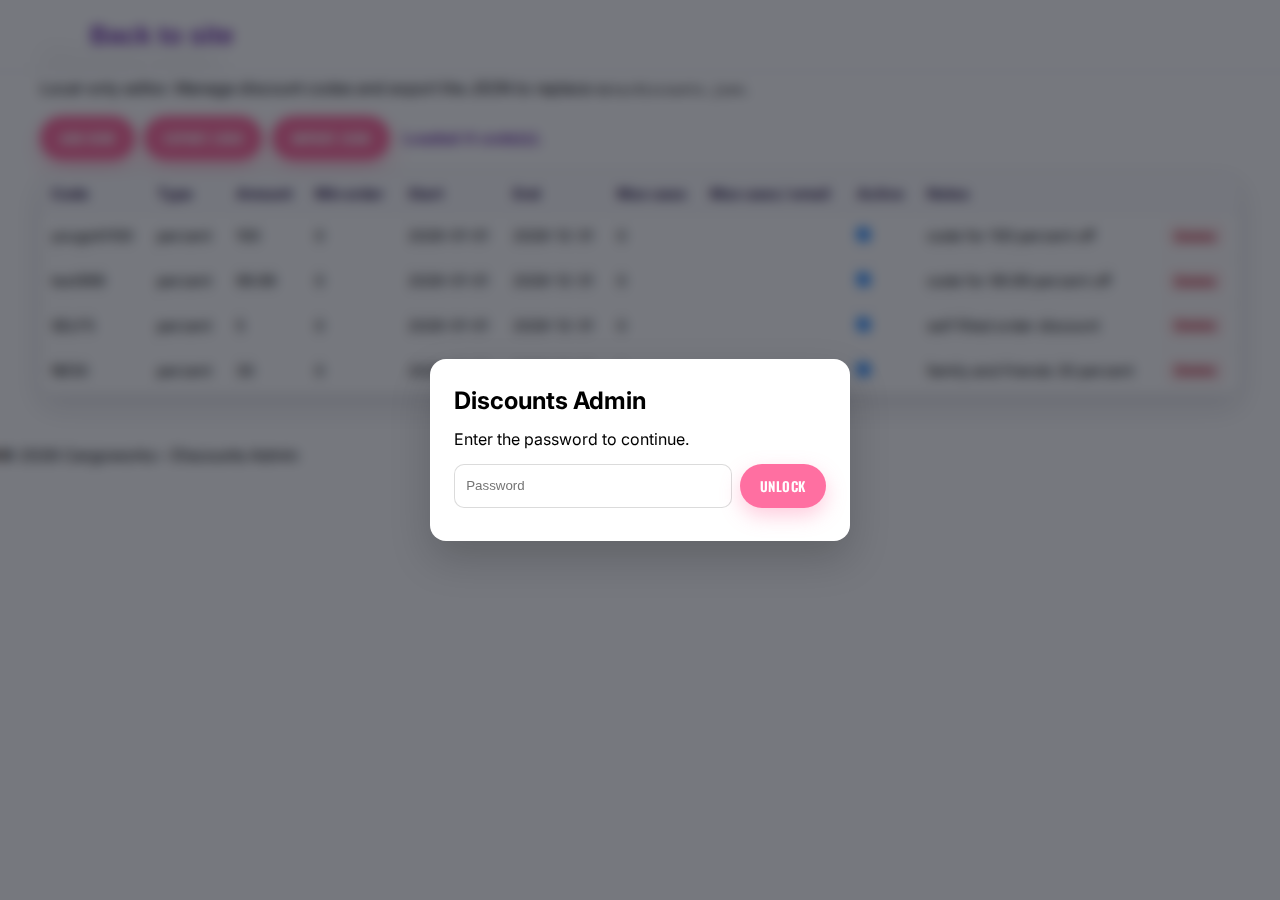
<file: admin/discounts.html>
<!DOCTYPE html>
<html lang="en">
<head>
  <meta charset="UTF-8" />
  <meta name="viewport" content="width=device-width, initial-scale=1.0" />
  <title>CARGOWORKS – Discounts Admin (Local)</title>
  <link rel="stylesheet" href="../css/effects/layout.css"/>
</head>
<body>
  <div class="admin-gate" id="discountsGate">
    <div class="admin-gate-card">
      <h1>Discounts Admin</h1>
      <p>Enter the password to continue.</p>
      <div class="admin-gate-row">
        <input id="discountsGateInput" type="password" placeholder="Password" aria-label="Admin password" />
        <button id="discountsGateButton" class="btn" type="button">Unlock</button>
      </div>
      <p id="discountsGateStatus" class="admin-gate-status" role="status" aria-live="polite"></p>
    </div>
  </div>

  <header class="site-header">
    <nav class="hero-nav">
      <ul class="nav-links">
        <li><a href="../index.html#zones">Back to site</a></li>
      </ul>
    </nav>
  </header>

  <section class="discounts-section" aria-label="Discounts admin">
    <div class="discounts-inner">
      <h2>Discount Codes</h2>
      <p class="admin-note">Local-only editor. Manage discount codes and export the JSON to replace <code>data/discounts.json</code>.</p>

      <div class="discounts-actions">
        <button id="discountsAddRow" class="btn" type="button">Add row</button>
        <button id="discountsExport" class="btn" type="button">Export JSON</button>
        <button id="discountsImport" class="btn" type="button">Import JSON</button>
        <input id="discountsImportFile" type="file" accept="application/json,.json" style="display:none" />
        <span id="discountsStatus" class="zones-result" aria-live="polite"></span>
      </div>

      <div class="discounts-table-wrap">
        <table id="discountsTable" class="discounts-table" aria-label="Discount code table">
          <thead>
            <tr>
              <th>Code</th>
              <th>Type</th>
              <th>Amount</th>
              <th>Min order</th>
              <th>Start</th>
              <th>End</th>
              <th>Max uses</th>
              <th>Max uses / email</th>
              <th>Active</th>
              <th>Notes</th>
              <th></th>
            </tr>
          </thead>
          <tbody>
          </tbody>
        </table>
      </div>
    </div>
  </section>

  <footer>
    <span>© 2026 Cargoworks – Discounts Admin</span>
  </footer>

  <script src="../js/js/discounts-admin.js"></script>
</body>
</html>
</file>
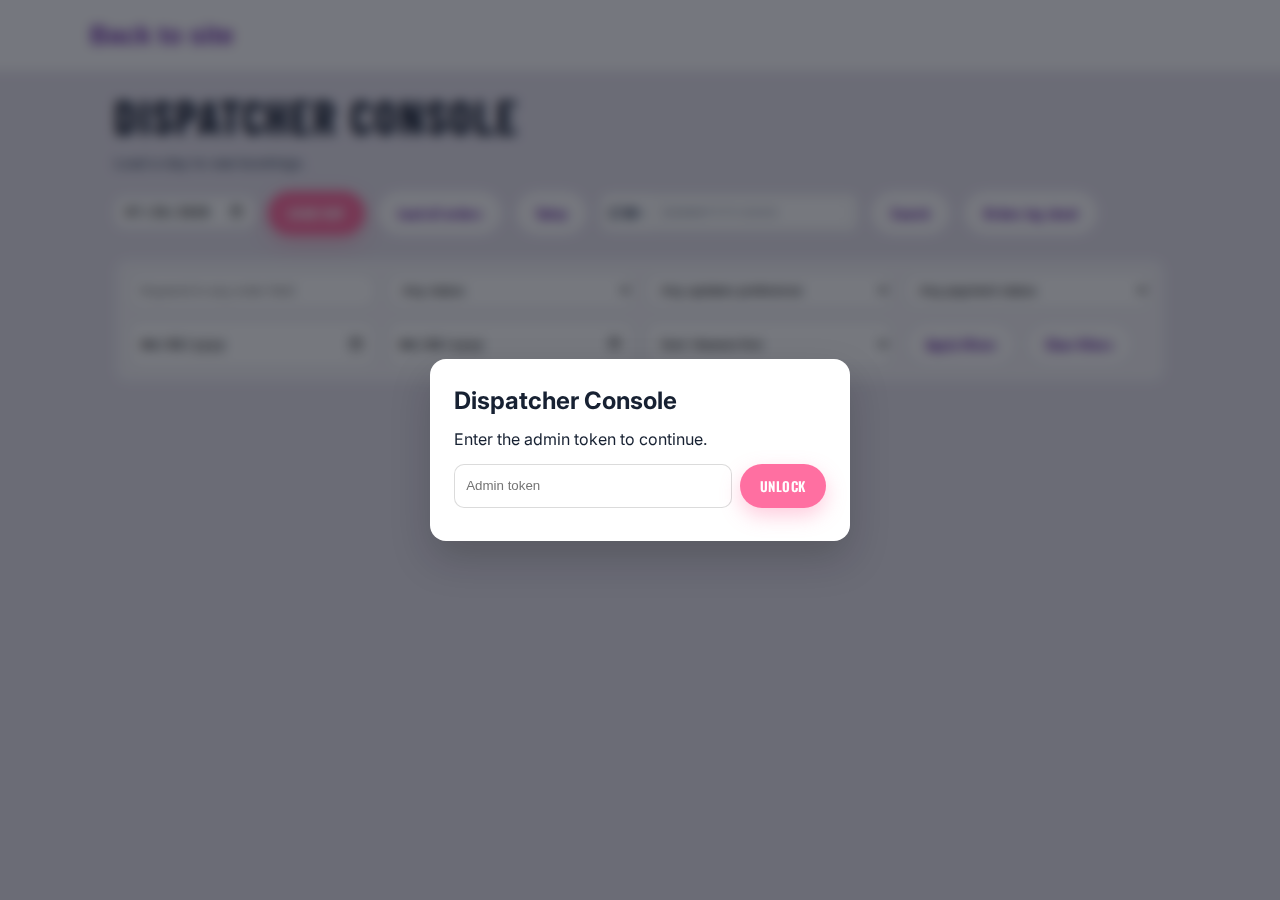
<file: admin/dispatcher.html>
<!DOCTYPE html>
<html lang="en">
<head>
  <script>
  window.CARGOWORKS_BOOKING_API = "https://script.google.com/macros/s/AKfycbzDbKDqGvKsbdc4JhG03jSecjJOZbc7ASpyF8ua9yXF5ZRXdaNI3SddxnMECoPcMapA/exec";
  </script>
  <meta charset="UTF-8" />
  <meta name="viewport" content="width=device-width, initial-scale=1.0" />
  <title>CARGOWORKS - Dispatcher Console</title>
  <link rel="stylesheet" href="../css/effects/layout.css"/>
  <style>
    :root {
      --dispatch-ink: #172132;
      --dispatch-accent: #f07b39;
      --dispatch-bg: #f6efe7;
      --dispatch-card: #ffffff;
      --dispatch-border: rgba(23, 33, 50, 0.12);
    }
    body { background: var(--dispatch-bg); color: var(--dispatch-ink); }
    .dispatcher-shell { max-width: 1100px; margin: 5rem auto 4rem; padding: 0 1.5rem; }
    .dispatcher-header { display: flex; flex-wrap: wrap; align-items: flex-end; justify-content: space-between; gap: 1rem; margin-bottom: 2rem; }
    .dispatcher-header h1 { font-family: 'Barlow Condensed', 'Oswald', sans-serif; font-size: clamp(2rem, 4vw, 3rem); letter-spacing: 0.04em; text-transform: uppercase; }
    .dispatcher-filters { display: flex; flex-wrap: wrap; gap: 0.75rem; align-items: center; }
    .dispatcher-tools {
      display: grid;
      grid-template-columns: repeat(auto-fit, minmax(210px, 1fr));
      gap: 0.6rem;
      margin-bottom: 1rem;
    }
    .dispatcher-tools input[type="text"],
    .dispatcher-tools input[type="date"],
    .dispatcher-tools select {
      width: 100%;
      padding: 0.5rem 0.6rem;
      border-radius: 10px;
      border: 1px solid var(--dispatch-border);
      background: #fff;
    }
    .dispatcher-tools .dispatcher-controls-inline {
      display: flex;
      gap: 0.45rem;
      align-items: center;
      flex-wrap: wrap;
    }
    .dispatcher-filters input[type="date"] { padding: 0.45rem 0.6rem; border-radius: 10px; border: 1px solid var(--dispatch-border); background: #fff; }
    .dispatcher-filters input[type="text"] { padding: 0.45rem 0.6rem; border-radius: 10px; border: 1px solid var(--dispatch-border); background: #fff; }
    .dispatcher-search { display: flex; align-items: center; gap: 0.35rem; background: #fff; border: 1px solid var(--dispatch-border); border-radius: 10px; padding: 0.2rem 0.5rem; }
    .dispatcher-search-prefix { font-weight: 700; color: #39455f; letter-spacing: 0.03em; }
    .dispatcher-search input { border: none; outline: none; padding: 0.3rem 0.2rem; min-width: 150px; }
    .dispatcher-search input::placeholder { color: rgba(57, 69, 95, 0.6); }
    .dispatcher-status { font-size: 0.9rem; color: #3a4a63; }
    .dispatcher-orders { display: grid; gap: 1.2rem; }
    .dispatcher-card { background: var(--dispatch-card); border-radius: 16px; padding: 1.2rem 1.4rem; border: 1px solid var(--dispatch-border); box-shadow: 0 16px 32px rgba(23, 33, 50, 0.08); }
    .dispatcher-card h3 { font-family: 'Oswald', sans-serif; text-transform: uppercase; letter-spacing: 0.03em; margin-bottom: 0.4rem; }
    .dispatcher-meta { display: grid; grid-template-columns: repeat(auto-fit, minmax(180px, 1fr)); gap: 0.4rem 1rem; font-size: 0.92rem; }
    .dispatcher-meta span { display: block; }
    .dispatcher-notes {
      margin-top: 0.7rem;
      padding: 0.65rem 0.75rem;
      border-radius: 12px;
      border: 1px solid var(--dispatch-border);
      background: rgba(23, 33, 50, 0.03);
      font-size: 0.9rem;
      color: #2f3f52;
    }
    .dispatcher-actions { display: grid; grid-template-columns: repeat(auto-fit, minmax(220px, 1fr)); gap: 0.8rem; margin-top: 1rem; }
    .dispatcher-actions select, .dispatcher-actions textarea, .dispatcher-actions input[type="text"] { width: 100%; padding: 0.5rem 0.6rem; border-radius: 10px; border: 1px solid var(--dispatch-border); }
    .dispatcher-actions textarea { min-height: 86px; resize: vertical; }
    .dispatcher-controls { display: flex; flex-wrap: wrap; gap: 0.6rem; align-items: center; }
    .dispatcher-chip { display: inline-flex; align-items: center; gap: 0.4rem; padding: 0.25rem 0.6rem; border-radius: 999px; background: rgba(240, 123, 57, 0.12); color: #a44a1d; font-size: 0.82rem; }
    .dispatcher-timeline { margin-top: 0.9rem; padding-left: 1rem; font-size: 0.88rem; color: #3a4a63; }
    .dispatcher-timeline li { margin-bottom: 0.35rem; }
    .dispatcher-links a { color: var(--dispatch-accent); text-decoration: none; font-weight: 600; }
    .dispatcher-links a:hover { text-decoration: underline; }
    .dispatcher-channel { display: inline-flex; align-items: center; gap: 0.4rem; font-size: 0.88rem; }
    .dispatcher-channel input { margin: 0; }
    .dispatcher-pod { display: flex; align-items: center; gap: 0.6rem; flex-wrap: wrap; }
    .dispatcher-action-btn {
      padding: 0.35rem 0.6rem;
      font-size: 0.82rem;
      border-radius: 10px;
    }
    .dispatcher-toast {
      position: fixed;
      right: 1.25rem;
      bottom: 1.25rem;
      background: #1f2a3b;
      color: #fff;
      padding: 0.75rem 1rem;
      border-radius: 12px;
      box-shadow: 0 12px 30px rgba(0,0,0,0.2);
      font-size: 0.9rem;
      opacity: 0;
      transform: translateY(10px);
      transition: opacity 0.25s ease, transform 0.25s ease;
      z-index: 999;
      pointer-events: none;
      max-width: min(320px, 90vw);
    }
    .dispatcher-toast.is-visible {
      opacity: 1;
      transform: translateY(0);
    }
    @media (max-width: 720px) {
      .dispatcher-header { flex-direction: column; align-items: flex-start; }
    }
    @media (min-width: 721px) {
      :root {
        --dispatch-bg: #e7e4ee;
      }
      .dispatcher-shell {
        display: grid;
        gap: 1.4rem;
      }
      .dispatcher-header {
        margin-bottom: 0;
      }
      .dispatcher-tools {
        margin-bottom: 0;
        gap: 0.8rem;
        padding: 0.9rem;
        border-radius: 14px;
        background: rgba(255, 255, 255, 0.58);
        border: 1px solid rgba(74, 86, 114, 0.14);
      }
      .dispatcher-orders {
        gap: 1.5rem;
      }
      .dispatcher-card {
        padding: 1.35rem 1.55rem;
      }
    }
  </style>
</head>
<body>
  <div class="admin-gate" id="dispatcherGate">
    <div class="admin-gate-card">
      <h1>Dispatcher Console</h1>
      <p>Enter the admin token to continue.</p>
      <div class="admin-gate-row">
        <input id="dispatcherTokenInput" type="password" placeholder="Admin token" aria-label="Admin token" />
        <button id="dispatcherTokenButton" class="btn" type="button">Unlock</button>
      </div>
      <p id="dispatcherGateStatus" class="admin-gate-status" role="status" aria-live="polite"></p>
    </div>
  </div>

  <header class="site-header">
    <nav class="hero-nav">
      <ul class="nav-links">
        <li><a href="../index.html#zones">Back to site</a></li>
      </ul>
    </nav>
  </header>

  <main class="dispatcher-shell">
    <div class="dispatcher-header">
      <div>
        <h1>Dispatcher Console</h1>
        <p class="dispatcher-status" id="dispatcherSummary">Load a day to see bookings.</p>
      </div>
      <div class="dispatcher-filters">
        <input id="dispatcherDate" type="date" aria-label="Date" />
        <button id="dispatcherLoad" class="btn" type="button">Load day</button>
        <button id="dispatcherLoadAll" class="btn btn--ghost" type="button">Load all orders</button>
        <button id="dispatcherToday" class="btn btn--ghost" type="button">Today</button>
        <div class="dispatcher-search" aria-label="Search by reference">
          <span class="dispatcher-search-prefix">CW-</span>
          <input id="dispatcherSearchInput" type="text" placeholder="DDMMYYYY-XXXX" aria-label="Reference suffix" />
        </div>
        <button id="dispatcherSearchButton" class="btn btn--ghost" type="button">Search</button>
        <button id="dispatcherLogSheet" class="btn btn--ghost" type="button">Orders log sheet</button>
        <span id="dispatcherStatus" class="dispatcher-status" aria-live="polite"></span>
      </div>
    </div>
    <div class="dispatcher-tools" aria-label="Order filters">
      <input id="dispatcherKeyword" type="text" placeholder="Keyword in any order field" aria-label="Keyword search" />
      <select id="dispatcherFilterStatus" aria-label="Filter by status">
        <option value="">Any status</option>
      </select>
      <select id="dispatcherFilterUpdates" aria-label="Filter by updates preference">
        <option value="">Any updates preference</option>
      </select>
      <select id="dispatcherFilterPayment" aria-label="Filter by payment status">
        <option value="">Any payment status</option>
        <option value="pending">Payment pending</option>
        <option value="paid">Payment paid</option>
        <option value="failed">Payment failed</option>
        <option value="none">Payment none</option>
      </select>
      <input id="dispatcherFromDate" type="date" aria-label="From date" />
      <input id="dispatcherToDate" type="date" aria-label="To date" />
      <select id="dispatcherSort" aria-label="Sort orders">
        <option value="newest">Sort: Newest first</option>
        <option value="oldest">Sort: Oldest first</option>
        <option value="time-asc">Sort: Time ascending</option>
        <option value="time-desc">Sort: Time descending</option>
        <option value="status">Sort: Status A-Z</option>
        <option value="customer">Sort: Customer A-Z</option>
        <option value="reference">Sort: Reference A-Z</option>
      </select>
      <div class="dispatcher-controls-inline">
        <button id="dispatcherApplyFilters" class="btn btn--ghost" type="button">Apply filters</button>
        <button id="dispatcherClearFilters" class="btn btn--ghost" type="button">Clear filters</button>
      </div>
    </div>
    <div id="dispatcherOrders" class="dispatcher-orders"></div>
  </main>

  <script src="../js/js/dispatcher-admin.js"></script>
</body>
</html>
</file>
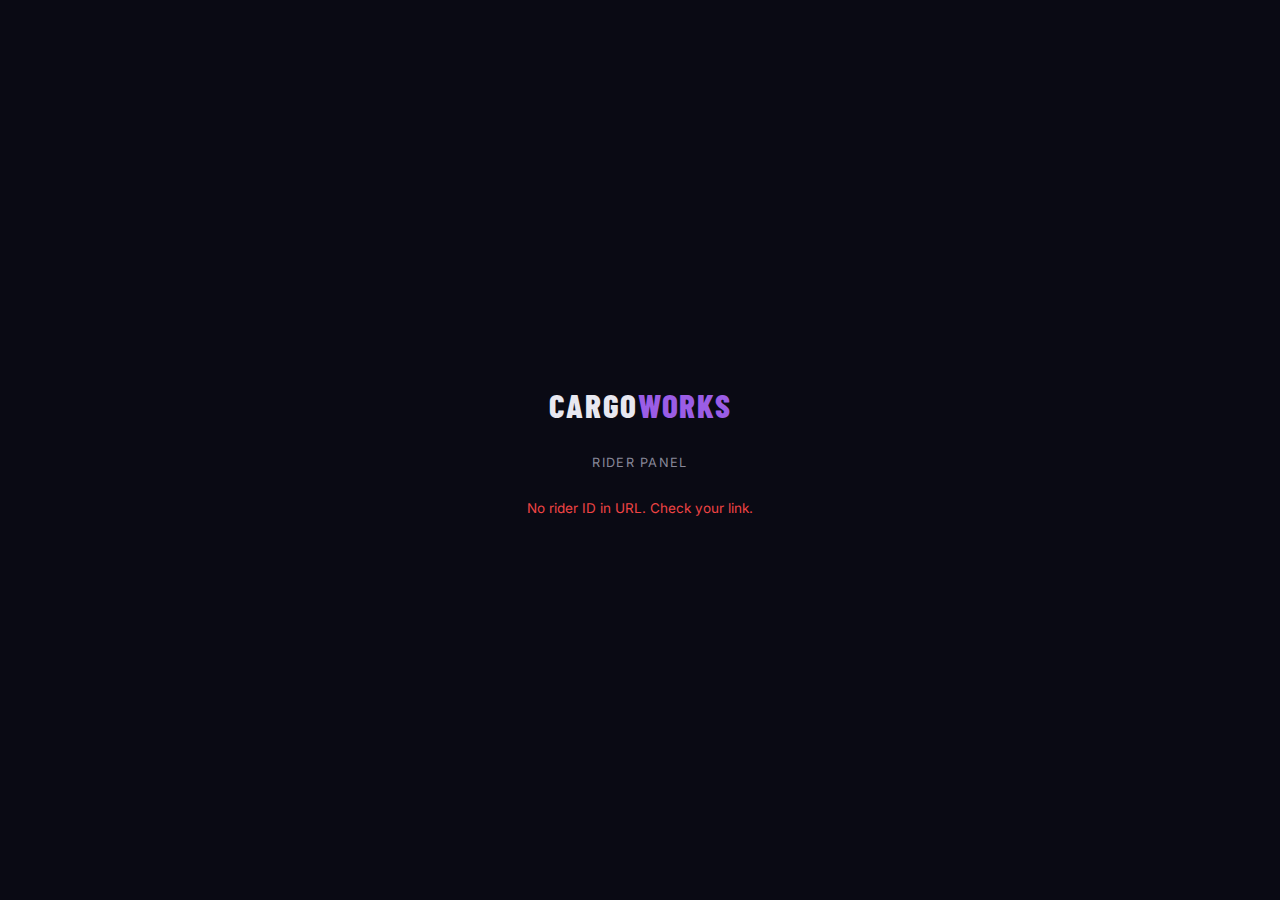
<file: admin/rider.html>
<!DOCTYPE html>
<html lang="en">
<head>
  <meta charset="UTF-8">
  <meta name="viewport" content="width=device-width, initial-scale=1.0, maximum-scale=1.0, user-scalable=no">
  <meta name="theme-color" content="#0a0a14">
  <meta name="apple-mobile-web-app-capable" content="yes">
  <meta name="apple-mobile-web-app-status-bar-style" content="black-translucent">
  <title>Cargoworks — Rider</title>
  <link rel="preconnect" href="https://fonts.googleapis.com">
  <link href="https://fonts.googleapis.com/css2?family=Barlow+Condensed:wght@600;700;800&family=Inter:ital,wght@0,400;0,500;0,600;1,400&display=swap" rel="stylesheet">
  <script>
    // Set API base — same pattern as other pages
    window.CARGOWORKS_BOOKING_API = 'https://script.google.com/macros/s/AKfycbzDbKDqGvKsbdc4JhG03jSecjJOZbc7ASpyF8ua9yXF5ZRXdaNI3SddxnMECoPcMapA/exec';
  </script>
  <style>
    *, *::before, *::after { box-sizing: border-box; margin: 0; padding: 0; }

    :root {
      --bg:        #0a0a14;
      --bg-card:   #12121f;
      --bg-raised: #1a1a2e;
      --border:    #2a2a40;
      --accent:    #9b5de5;
      --accent-dim:#6b3fa0;
      --pink:      #e0287d;
      --text:      #e8e8f0;
      --text-dim:  #888899;
      --text-muted:#55556a;
      --green:     #22c55e;
      --orange:    #f97316;
      --yellow:    #eab308;
      --cyan:      #06b6d4;
      --red:       #ef4444;
      --radius:    12px;
      --safe-top: env(safe-area-inset-top, 0px);
      --safe-bottom: env(safe-area-inset-bottom, 16px);
    }

    html, body {
      height: 100%;
      background: var(--bg);
      color: var(--text);
      font-family: 'Inter', system-ui, sans-serif;
      font-size: 15px;
      -webkit-font-smoothing: antialiased;
      overscroll-behavior: none;
    }

    /* ── AUTH SCREEN ── */
    #authScreen {
      min-height: 100dvh;
      display: flex;
      flex-direction: column;
      align-items: center;
      justify-content: center;
      padding: 2rem;
      gap: 2rem;
    }
    .auth-logo {
      font-family: 'Barlow Condensed', sans-serif;
      font-weight: 800;
      font-size: 2.2rem;
      letter-spacing: 0.05em;
      color: var(--text);
    }
    .auth-logo span { color: var(--accent); }
    .auth-tagline {
      font-size: 0.85rem;
      color: var(--text-dim);
      letter-spacing: 0.1em;
      text-transform: uppercase;
    }
    .auth-error {
      color: var(--red);
      font-size: 0.9rem;
      text-align: center;
      display: none;
    }
    .auth-error.visible { display: block; }

    /* ── APP SHELL ── */
    #app {
      display: none;
      flex-direction: column;
      height: 100dvh;
      overflow: hidden;
    }
    #app.visible { display: flex; }

    /* ── HEADER ── */
    .app-header {
      display: flex;
      align-items: center;
      justify-content: space-between;
      padding: calc(var(--safe-top) + 12px) 16px 12px;
      background: var(--bg-card);
      border-bottom: 1px solid var(--border);
      flex-shrink: 0;
      gap: 12px;
    }
    .header-left { display: flex; flex-direction: column; gap: 2px; }
    .header-logo {
      font-family: 'Barlow Condensed', sans-serif;
      font-weight: 800;
      font-size: 1.1rem;
      letter-spacing: 0.06em;
      color: var(--text);
      line-height: 1;
    }
    .header-logo span { color: var(--accent); }
    .header-rider-name {
      font-size: 0.75rem;
      color: var(--text-dim);
      letter-spacing: 0.04em;
      text-transform: uppercase;
      font-weight: 600;
    }
    .date-nav {
      display: flex;
      align-items: center;
      gap: 8px;
    }
    .date-btn {
      background: var(--bg-raised);
      border: 1px solid var(--border);
      color: var(--text-dim);
      width: 32px;
      height: 32px;
      border-radius: 8px;
      font-size: 1.1rem;
      cursor: pointer;
      display: flex;
      align-items: center;
      justify-content: center;
      transition: background 0.15s;
      -webkit-tap-highlight-color: transparent;
    }
    .date-btn:active { background: var(--border); }
    .date-label {
      font-size: 0.8rem;
      font-weight: 600;
      color: var(--text);
      min-width: 56px;
      text-align: center;
      letter-spacing: 0.02em;
    }

    /* ── FILTER TABS ── */
    .filter-tabs {
      display: flex;
      background: var(--bg-card);
      border-bottom: 1px solid var(--border);
      flex-shrink: 0;
    }
    .filter-tab {
      flex: 1;
      padding: 10px 4px;
      font-size: 0.72rem;
      font-weight: 600;
      letter-spacing: 0.06em;
      text-transform: uppercase;
      text-align: center;
      color: var(--text-muted);
      border-bottom: 2px solid transparent;
      cursor: pointer;
      transition: color 0.15s, border-color 0.15s;
      -webkit-tap-highlight-color: transparent;
    }
    .filter-tab.active {
      color: var(--accent);
      border-bottom-color: var(--accent);
    }

    /* ── ORDER LIST ── */
    #orderList {
      flex: 1;
      overflow-y: auto;
      -webkit-overflow-scrolling: touch;
      padding: 12px;
      display: flex;
      flex-direction: column;
      gap: 8px;
    }
    .empty-state {
      display: flex;
      flex-direction: column;
      align-items: center;
      justify-content: center;
      gap: 8px;
      height: 200px;
      color: var(--text-muted);
    }
    .empty-state-icon { font-size: 2rem; }
    .empty-state-text { font-size: 0.85rem; text-align: center; }

    /* ── ORDER CARD ── */
    .order-card {
      background: var(--bg-card);
      border: 1px solid var(--border);
      border-radius: var(--radius);
      padding: 14px;
      cursor: pointer;
      transition: border-color 0.15s, background 0.15s;
      -webkit-tap-highlight-color: transparent;
      display: flex;
      flex-direction: column;
      gap: 8px;
    }
    .order-card:active { background: var(--bg-raised); }
    .order-card.is-mine { border-left: 3px solid var(--accent); }

    .card-top {
      display: flex;
      align-items: center;
      justify-content: space-between;
      gap: 8px;
    }
    .card-ref {
      font-family: 'Barlow Condensed', sans-serif;
      font-weight: 700;
      font-size: 1rem;
      letter-spacing: 0.04em;
      color: var(--text);
    }
    .card-time {
      font-size: 0.8rem;
      font-weight: 600;
      color: var(--text-dim);
      white-space: nowrap;
    }

    .card-route {
      display: flex;
      flex-direction: column;
      gap: 4px;
    }
    .card-route-item {
      display: flex;
      align-items: flex-start;
      gap: 8px;
      font-size: 0.82rem;
    }
    .route-dot {
      width: 7px;
      height: 7px;
      border-radius: 50%;
      flex-shrink: 0;
      margin-top: 4px;
    }
    .route-dot.pickup { background: var(--green); }
    .route-dot.dropoff { background: var(--pink); }
    .route-addr {
      color: var(--text-dim);
      line-height: 1.35;
      overflow: hidden;
      display: -webkit-box;
      -webkit-line-clamp: 1;
      -webkit-box-orient: vertical;
    }

    .card-bottom {
      display: flex;
      align-items: center;
      justify-content: space-between;
      gap: 8px;
    }
    .card-assigned {
      font-size: 0.72rem;
      color: var(--text-muted);
      font-weight: 500;
    }
    .card-assigned.is-me { color: var(--accent); }

    /* ── STATUS CHIP ── */
    .status-chip {
      display: inline-flex;
      align-items: center;
      gap: 4px;
      padding: 3px 8px;
      border-radius: 20px;
      font-size: 0.68rem;
      font-weight: 700;
      letter-spacing: 0.06em;
      text-transform: uppercase;
      white-space: nowrap;
    }
    .status-chip::before {
      content: '';
      width: 5px; height: 5px;
      border-radius: 50%;
      background: currentColor;
      opacity: 0.7;
    }
    .chip-confirmed   { background: rgba(99,102,241,0.15); color: #818cf8; }
    .chip-assigned    { background: rgba(234,179,8,0.15);  color: #fbbf24; }
    .chip-omw         { background: rgba(249,115,22,0.15); color: #fb923c; }
    .chip-picked-up   { background: rgba(6,182,212,0.15);  color: #22d3ee; }
    .chip-in-transit  { background: rgba(6,182,212,0.15);  color: #22d3ee; }
    .chip-delivered   { background: rgba(34,197,94,0.15);  color: #4ade80; }
    .chip-failed      { background: rgba(239,68,68,0.15);  color: #f87171; }
    .chip-canceled    { background: rgba(107,114,128,0.15);color: #9ca3af; }
    .chip-default     { background: rgba(255,255,255,0.07);color: var(--text-dim); }

    /* ── ORDER DETAIL PANEL ── */
    #orderDetail {
      position: fixed;
      inset: 0;
      background: var(--bg);
      z-index: 100;
      display: flex;
      flex-direction: column;
      transform: translateX(100%);
      transition: transform 0.28s cubic-bezier(0.4,0,0.2,1);
    }
    #orderDetail.open { transform: translateX(0); }

    .detail-header {
      display: flex;
      align-items: center;
      gap: 12px;
      padding: calc(var(--safe-top) + 12px) 16px 12px;
      background: var(--bg-card);
      border-bottom: 1px solid var(--border);
      flex-shrink: 0;
    }
    .back-btn {
      background: none;
      border: none;
      color: var(--accent);
      font-size: 1.4rem;
      cursor: pointer;
      padding: 4px;
      line-height: 1;
      -webkit-tap-highlight-color: transparent;
    }
    .detail-ref {
      font-family: 'Barlow Condensed', sans-serif;
      font-weight: 800;
      font-size: 1.2rem;
      letter-spacing: 0.05em;
      flex: 1;
    }

    .detail-body {
      flex: 1;
      overflow-y: auto;
      -webkit-overflow-scrolling: touch;
      padding: 16px;
      display: flex;
      flex-direction: column;
      gap: 16px;
      padding-bottom: calc(var(--safe-bottom) + 160px);
    }

    .detail-section {
      background: var(--bg-card);
      border: 1px solid var(--border);
      border-radius: var(--radius);
      overflow: hidden;
    }
    .detail-section-title {
      font-size: 0.68rem;
      font-weight: 700;
      letter-spacing: 0.1em;
      text-transform: uppercase;
      color: var(--text-muted);
      padding: 10px 14px 6px;
      border-bottom: 1px solid var(--border);
    }
    .detail-row {
      display: flex;
      align-items: flex-start;
      gap: 10px;
      padding: 10px 14px;
      border-bottom: 1px solid var(--border);
    }
    .detail-row:last-child { border-bottom: none; }
    .detail-row-label {
      font-size: 0.72rem;
      font-weight: 600;
      color: var(--text-muted);
      width: 72px;
      flex-shrink: 0;
      padding-top: 1px;
      text-transform: uppercase;
      letter-spacing: 0.04em;
    }
    .detail-row-value {
      font-size: 0.85rem;
      color: var(--text);
      flex: 1;
      line-height: 1.45;
    }

    .maps-link {
      display: inline-flex;
      align-items: center;
      gap: 4px;
      background: var(--bg-raised);
      border: 1px solid var(--border);
      border-radius: 6px;
      padding: 4px 10px;
      font-size: 0.72rem;
      font-weight: 600;
      color: var(--accent);
      text-decoration: none;
      margin-top: 6px;
    }

    /* ── NOTE INPUT ── */
    .note-wrap {
      padding: 10px 14px;
    }
    .note-input {
      width: 100%;
      background: var(--bg-raised);
      border: 1px solid var(--border);
      border-radius: 8px;
      color: var(--text);
      font-family: 'Inter', sans-serif;
      font-size: 0.85rem;
      padding: 10px 12px;
      resize: none;
      min-height: 72px;
      outline: none;
      transition: border-color 0.15s;
    }
    .note-input:focus { border-color: var(--accent); }
    .note-input::placeholder { color: var(--text-muted); }

    /* ── POD UPLOAD ── */
    .pod-wrap {
      padding: 10px 14px;
      display: flex;
      flex-direction: column;
      gap: 8px;
    }
    .pod-btn {
      display: flex;
      align-items: center;
      gap: 8px;
      background: var(--bg-raised);
      border: 1px dashed var(--border);
      border-radius: 8px;
      padding: 12px 14px;
      color: var(--text-dim);
      font-size: 0.82rem;
      cursor: pointer;
      -webkit-tap-highlight-color: transparent;
      transition: border-color 0.15s;
    }
    .pod-btn.has-file { border-color: var(--green); color: var(--green); }
    .pod-btn-icon { font-size: 1.1rem; }
    #podFileInput { display: none; }
    .pod-preview {
      width: 80px;
      height: 80px;
      object-fit: cover;
      border-radius: 8px;
      border: 1px solid var(--border);
      display: none;
    }
    .pod-preview.visible { display: block; }

    /* ── ACTION FOOTER ── */
    .action-footer {
      position: fixed;
      bottom: 0;
      left: 0;
      right: 0;
      background: var(--bg-card);
      border-top: 1px solid var(--border);
      padding: 12px 16px calc(var(--safe-bottom) + 12px);
      display: flex;
      flex-direction: column;
      gap: 8px;
      z-index: 101;
    }

    /* ── BUTTONS ── */
    .btn {
      display: flex;
      align-items: center;
      justify-content: center;
      gap: 6px;
      border: none;
      border-radius: 10px;
      font-family: 'Inter', sans-serif;
      font-size: 0.9rem;
      font-weight: 600;
      cursor: pointer;
      padding: 13px 16px;
      width: 100%;
      transition: opacity 0.15s, transform 0.1s;
      -webkit-tap-highlight-color: transparent;
    }
    .btn:active { transform: scale(0.98); opacity: 0.85; }
    .btn:disabled { opacity: 0.4; cursor: not-allowed; transform: none; }
    .btn-primary  { background: var(--accent); color: #fff; }
    .btn-omw      { background: var(--orange); color: #fff; }
    .btn-success  { background: var(--green); color: #111; }
    .btn-danger   { background: var(--red); color: #fff; }
    .btn-ghost    { background: var(--bg-raised); color: var(--text-dim); border: 1px solid var(--border); }
    .btn-row {
      display: flex;
      gap: 8px;
    }
    .btn-row .btn { flex: 1; }

    /* ── TOAST ── */
    #toast {
      position: fixed;
      bottom: calc(var(--safe-bottom) + 90px);
      left: 50%;
      transform: translateX(-50%) translateY(20px);
      background: var(--bg-raised);
      border: 1px solid var(--border);
      border-radius: 24px;
      padding: 10px 18px;
      font-size: 0.82rem;
      font-weight: 500;
      color: var(--text);
      opacity: 0;
      transition: opacity 0.25s, transform 0.25s;
      pointer-events: none;
      white-space: nowrap;
      z-index: 200;
    }
    #toast.show {
      opacity: 1;
      transform: translateX(-50%) translateY(0);
    }
    #toast.is-error { border-color: var(--red); color: var(--red); }
    #toast.is-success { border-color: var(--green); color: var(--green); }

    /* ── LOADING ── */
    .spinner {
      width: 18px; height: 18px;
      border: 2px solid rgba(255,255,255,0.2);
      border-top-color: #fff;
      border-radius: 50%;
      animation: spin 0.6s linear infinite;
      flex-shrink: 0;
    }
    @keyframes spin { to { transform: rotate(360deg); } }

    .loading-overlay {
      position: absolute;
      inset: 0;
      background: rgba(10,10,20,0.7);
      display: flex;
      align-items: center;
      justify-content: center;
      z-index: 50;
      display: none;
    }
    .loading-overlay.visible { display: flex; }

    /* ── TIMELINE IN DETAIL ── */
    .timeline-list {
      padding: 10px 14px;
      display: flex;
      flex-direction: column;
      gap: 8px;
    }
    .timeline-item {
      display: flex;
      gap: 10px;
      font-size: 0.78rem;
    }
    .timeline-dot {
      width: 7px; height: 7px;
      border-radius: 50%;
      background: var(--accent-dim);
      flex-shrink: 0;
      margin-top: 3px;
    }
    .timeline-dot.latest { background: var(--accent); }
    .timeline-content { flex: 1; }
    .timeline-msg { color: var(--text); line-height: 1.35; }
    .timeline-ts { color: var(--text-muted); font-size: 0.7rem; margin-top: 2px; }

    /* ── ETA BANNER ── */
    .eta-banner {
      background: linear-gradient(135deg, rgba(249,115,22,0.15), rgba(249,115,22,0.05));
      border: 1px solid rgba(249,115,22,0.3);
      border-radius: var(--radius);
      padding: 12px 14px;
      display: flex;
      align-items: center;
      gap: 10px;
    }
    .eta-icon { font-size: 1.3rem; }
    .eta-text { flex: 1; }
    .eta-main { font-weight: 600; color: var(--orange); font-size: 0.9rem; }
    .eta-sub { font-size: 0.75rem; color: var(--text-dim); margin-top: 2px; }

    /* ── SCAN LABEL ── */
    .scan-section {
      padding: 12px 14px 14px;
      display: block;
      width: 100%;
    }
    .scan-btn {
      width: 100%;
      padding: 14px;
      border: 1.5px dashed var(--accent-dim);
      border-radius: var(--radius);
      background: rgba(155,93,229,0.06);
      color: var(--accent);
      font-size: 0.9rem;
      font-weight: 600;
      cursor: pointer;
      display: flex;
      align-items: center;
      justify-content: center;
      gap: 8px;
      transition: all 0.15s;
      min-height: 48px;
      box-sizing: border-box;
    }
    .scan-btn:active { background: rgba(155,93,229,0.15); transform: scale(0.98); }
    .scan-btn:disabled { opacity: 0.5; }
    .scan-result {
      margin-top: 8px;
      padding: 10px 12px;
      background: var(--bg-raised);
      border-radius: var(--radius);
      border: 1px solid var(--border);
    }
    .scan-result-addr {
      font-size: 0.88rem;
      color: var(--text);
      line-height: 1.4;
      margin-bottom: 8px;
    }
    .scan-result-actions {
      display: flex;
      gap: 6px;
      flex-wrap: wrap;
    }
    .scan-result-actions a,
    .scan-result-actions button {
      padding: 6px 12px;
      border-radius: 8px;
      font-size: 0.75rem;
      font-weight: 600;
      text-decoration: none;
      cursor: pointer;
      border: none;
    }
    .scan-maps-btn {
      background: var(--green);
      color: #fff;
    }
    .scan-retry-btn {
      background: var(--bg-card);
      color: var(--text-dim);
      border: 1px solid var(--border) !important;
    }
    .scan-status {
      font-size: 0.75rem;
      margin-top: 6px;
      color: var(--text-dim);
    }
    .scan-status.is-error { color: var(--red); }
  </style>
</head>
<body>

  <!-- Auth screen (shown when no valid ?id= or validation fails) -->
  <div id="authScreen">
    <div>
      <div class="auth-logo">CARGO<span>WORKS</span></div>
    </div>
    <div class="auth-tagline">Rider Panel</div>
    <div id="authError" class="auth-error">Rider ID not recognised. Check your link.</div>
    <div id="authLoading" style="color: var(--text-dim); font-size: 0.85rem;">Verifying...</div>
  </div>

  <!-- Main app (shown after auth) -->
  <div id="app">
    <!-- Header -->
    <header class="app-header">
      <div class="header-left">
        <div class="header-logo">CARGO<span>WORKS</span></div>
        <div class="header-rider-name" id="headerRiderName">Rider</div>
      </div>
      <div class="date-nav">
        <button class="date-btn" id="datePrev" aria-label="Previous day">‹</button>
        <div class="date-label" id="dateLabel">Today</div>
        <button class="date-btn" id="dateNext" aria-label="Next day">›</button>
      </div>
    </header>

    <!-- Filter tabs -->
    <div class="filter-tabs">
      <div class="filter-tab active" data-filter="all">All</div>
      <div class="filter-tab" data-filter="mine">Mine</div>
      <div class="filter-tab" data-filter="open">Open</div>
    </div>

    <!-- Order list -->
    <div id="orderList">
      <div class="empty-state">
        <div class="spinner"></div>
      </div>
    </div>
  </div>

  <!-- Order detail panel (slides in from right) -->
  <div id="orderDetail">
    <div class="detail-header">
      <button class="back-btn" id="backBtn" aria-label="Back">←</button>
      <div class="detail-ref" id="detailRef">—</div>
      <div id="detailStatusChip"></div>
    </div>
    <div class="detail-body" id="detailBody"></div>
    <div class="action-footer" id="actionFooter"></div>
  </div>

  <!-- Toast notification -->
  <div id="toast"></div>

  <script>
  (function() {
    'use strict';

    const API = (window.CARGOWORKS_BOOKING_API || '').replace(/\/$/, '');
    let RIDER_ID = '';
    let RIDER_NAME = '';
    let currentDate = new Date();
    let currentFilter = 'all';
    let allOrders = [];
    let activeOrder = null;
    let podFile = null;
    let podDataUrl = null;

    // ── Utilities ──────────────────────────────────────────────────────────────

    function formatDateKey(d) {
      const y = d.getFullYear();
      const m = String(d.getMonth() + 1).padStart(2, '0');
      const day = String(d.getDate()).padStart(2, '0');
      return y + '-' + m + '-' + day;
    }

    function formatDateLabel(d) {
      const today = formatDateKey(new Date());
      const key = formatDateKey(d);
      if (key === today) return 'Today';
      const tomorrow = new Date(); tomorrow.setDate(tomorrow.getDate() + 1);
      if (key === formatDateKey(tomorrow)) return 'Tomorrow';
      return d.toLocaleDateString('en', { weekday: 'short', month: 'short', day: 'numeric' });
    }

    function toast(msg, type) {
      const el = document.getElementById('toast');
      el.textContent = msg;
      el.className = 'show' + (type ? ' is-' + type : '');
      clearTimeout(el._timer);
      el._timer = setTimeout(function() { el.className = ''; }, 2800);
    }

    function statusChipClass(status) {
      const map = {
        'Confirmed': 'chip-confirmed', 'Assigned': 'chip-assigned',
        'OMW': 'chip-omw', 'Picked up': 'chip-picked-up',
        'In transit': 'chip-in-transit', 'Delivered': 'chip-delivered',
        'Failed': 'chip-failed', 'Canceled': 'chip-canceled',
        'Delivery rejected': 'chip-canceled'
      };
      return map[status] || 'chip-default';
    }

    function makeChip(status) {
      const span = document.createElement('span');
      span.className = 'status-chip ' + statusChipClass(status);
      span.textContent = status;
      return span;
    }

    function truncate(str, n) {
      str = String(str || '');
      return str.length > n ? str.slice(0, n) + '…' : str;
    }

    function mapsUrl(address) {
      return 'https://maps.google.com/?q=' + encodeURIComponent(address || '');
    }

    function routeMapsUrl(order) {
      const route = order.route || {};
      const pickup = (route.pickup && route.pickup.address) || '';
      const dropoff = (route.dropoff && route.dropoff.address) || '';
      const stops = Array.isArray(route.stops) ? route.stops : [];
      const waypoints = stops.map(function(s) { return s && s.address || ''; }).filter(Boolean);
      const base = 'https://maps.google.com/maps/dir/';
      const parts = [pickup].concat(waypoints).concat([dropoff]);
      return base + parts.map(encodeURIComponent).join('/');
    }

    function formatIso(iso) {
      if (!iso) return '';
      try {
        const d = new Date(iso);
        return d.toLocaleString('en', { month: 'short', day: 'numeric', hour: '2-digit', minute: '2-digit' });
      } catch (_) { return iso; }
    }

    // ── API calls ──────────────────────────────────────────────────────────────

    async function api(method, data) {
      try {
        if (method === 'GET') {
          const qs = Object.keys(data).map(function(k) {
            return encodeURIComponent(k) + '=' + encodeURIComponent(data[k]);
          }).join('&');
          const res = await fetch(API + '?' + qs);
          return await res.json();
        } else {
          // Send as form-encoded to avoid CORS preflight on Apps Script
          const res = await fetch(API, {
            method: 'POST',
            headers: { 'Content-Type': 'application/x-www-form-urlencoded' },
            body: 'payload=' + encodeURIComponent(JSON.stringify(data))
          });
          return await res.json();
        }
      } catch (err) {
        return { error: String(err && err.message || 'Network error') };
      }
    }

    // ── Auth ───────────────────────────────────────────────────────────────────

    async function init() {
      const params = new URLSearchParams(location.search);
      RIDER_ID = String(params.get('id') || '').trim();

      if (!RIDER_ID) {
        showAuthError('No rider ID in URL. Check your link.');
        return;
      }

      const res = await api('GET', { action: 'riderValidate', id: RIDER_ID });

      if (res.error || !res.ok) {
        showAuthError('Rider ID not recognised. Check your link.');
        return;
      }

      RIDER_NAME = res.name || 'Rider';
      document.getElementById('authScreen').style.display = 'none';
      document.getElementById('headerRiderName').textContent = RIDER_NAME;
      document.getElementById('app').classList.add('visible');

      setupDateNav();
      setupFilterTabs();
      loadOrders();
    }

    function showAuthError(msg) {
      document.getElementById('authLoading').style.display = 'none';
      const err = document.getElementById('authError');
      err.textContent = msg;
      err.classList.add('visible');
    }

    // ── Date navigation ────────────────────────────────────────────────────────

    function setupDateNav() {
      updateDateLabel();
      document.getElementById('datePrev').addEventListener('click', function() {
        currentDate.setDate(currentDate.getDate() - 1);
        updateDateLabel();
        loadOrders();
      });
      document.getElementById('dateNext').addEventListener('click', function() {
        currentDate.setDate(currentDate.getDate() + 1);
        updateDateLabel();
        loadOrders();
      });
    }

    function updateDateLabel() {
      document.getElementById('dateLabel').textContent = formatDateLabel(currentDate);
    }

    // ── Filter tabs ────────────────────────────────────────────────────────────

    function setupFilterTabs() {
      document.querySelectorAll('.filter-tab').forEach(function(tab) {
        tab.addEventListener('click', function() {
          document.querySelectorAll('.filter-tab').forEach(function(t) { t.classList.remove('active'); });
          tab.classList.add('active');
          currentFilter = tab.dataset.filter;
          renderOrderList();
        });
      });
    }

    // ── Load orders ────────────────────────────────────────────────────────────

    async function loadOrders() {
      const listEl = document.getElementById('orderList');
      listEl.innerHTML = '<div class="empty-state"><div class="spinner"></div></div>';

      const res = await api('GET', {
        action: 'riderGetOrders',
        id: RIDER_ID,
        date: formatDateKey(currentDate)
      });

      if (res.error) {
        listEl.innerHTML = '<div class="empty-state"><div class="empty-state-icon">⚠️</div><div class="empty-state-text">' + res.error + '</div></div>';
        return;
      }

      allOrders = res.orders || [];
      renderOrderList();
    }

    // ── Render list ────────────────────────────────────────────────────────────

    function filterOrders() {
      return allOrders.filter(function(order) {
        if (currentFilter === 'mine') return order.riderName === RIDER_NAME;
        if (currentFilter === 'open') return !order.riderName;
        return true;
      });
    }

    function renderOrderList() {
      const listEl = document.getElementById('orderList');
      const orders = filterOrders();

      if (!orders.length) {
        listEl.innerHTML = '<div class="empty-state"><div class="empty-state-icon">📭</div><div class="empty-state-text">No orders for this day</div></div>';
        return;
      }

      listEl.innerHTML = '';
      orders.forEach(function(order) {
        listEl.appendChild(buildOrderCard(order));
      });
    }

    function buildOrderCard(order) {
      const card = document.createElement('div');
      card.className = 'order-card' + (order.riderName === RIDER_NAME ? ' is-mine' : '');

      const route = order.route || {};
      const pickup = (route.pickup && route.pickup.address) || '—';
      const dropoff = (route.dropoff && route.dropoff.address) || '—';
      const time = (order.schedule && order.schedule.time) || '—';

      card.innerHTML =
        '<div class="card-top">' +
          '<span class="card-ref">' + (order.reference || '—') + '</span>' +
          '<span class="card-time">' + time + '</span>' +
        '</div>' +
        '<div class="card-route">' +
          '<div class="card-route-item"><div class="route-dot pickup"></div><div class="route-addr">' + truncate(pickup, 50) + '</div></div>' +
          '<div class="card-route-item"><div class="route-dot dropoff"></div><div class="route-addr">' + truncate(dropoff, 50) + '</div></div>' +
        '</div>' +
        '<div class="card-bottom">' +
          '<span class="card-assigned' + (order.riderName === RIDER_NAME ? ' is-me' : '') + '">' +
            (order.riderName ? '↗ ' + order.riderName : 'Unassigned') +
          '</span>' +
        '</div>';

      const bottom = card.querySelector('.card-bottom');
      bottom.appendChild(makeChip(order.status));

      card.addEventListener('click', function() { openOrder(order); });
      return card;
    }

    // ── Order detail ───────────────────────────────────────────────────────────

    function openOrder(order) {
      activeOrder = order;
      podFile = null;
      podDataUrl = null;

      document.getElementById('detailRef').textContent = order.reference || '—';
      const chipEl = document.getElementById('detailStatusChip');
      chipEl.innerHTML = '';
      chipEl.appendChild(makeChip(order.status));

      renderDetailBody(order);
      renderActionFooter(order);

      document.getElementById('orderDetail').classList.add('open');
      document.body.style.overflow = 'hidden';
    }

    function closeOrder() {
      document.getElementById('orderDetail').classList.remove('open');
      document.body.style.overflow = '';
      activeOrder = null;
    }

    document.getElementById('backBtn').addEventListener('click', closeOrder);

    function renderDetailBody(order) {
      const body = document.getElementById('detailBody');
      body.innerHTML = '';

      const route = order.route || {};
      const quote = order.quote || {};
      const schedule = order.schedule || {};
      const customer = order.customer || {};

      // Route section
      const routeSec = document.createElement('div');
      routeSec.className = 'detail-section';
      routeSec.innerHTML = '<div class="detail-section-title">Route</div>';

      const pickup = (route.pickup && route.pickup.address) || '';
      const dropoff = (route.dropoff && route.dropoff.address) || '';
      const stops = Array.isArray(route.stops) ? route.stops : [];

      const addRouteRow = function(label, addr) {
        if (!addr) return;
        const row = document.createElement('div');
        row.className = 'detail-row';
        row.innerHTML =
          '<div class="detail-row-label">' + label + '</div>' +
          '<div class="detail-row-value">' +
            addr +
            '<br><a class="maps-link" href="' + mapsUrl(addr) + '" target="_blank" rel="noopener">📍 Open maps</a>' +
          '</div>';
        routeSec.appendChild(row);
      };

      addRouteRow('Pickup', pickup);
      stops.forEach(function(stop, i) { addRouteRow('Stop ' + (i + 1), stop && stop.address); });
      addRouteRow('Dropoff', dropoff);

      // Full route link
      if (pickup && dropoff) {
        const linkRow = document.createElement('div');
        linkRow.className = 'detail-row';
        linkRow.innerHTML =
          '<div class="detail-row-label">Full</div>' +
          '<div class="detail-row-value"><a class="maps-link" href="' + routeMapsUrl(order) + '" target="_blank" rel="noopener">🗺 Full route in Maps</a></div>';
        routeSec.appendChild(linkRow);
      }

      body.appendChild(routeSec);

      // Scan label section — only for rider's own active orders
      var activeStatuses = ['Assigned', 'OMW', 'Picked up', 'In transit'];
      if (order.riderName === RIDER_NAME && activeStatuses.indexOf(order.status) >= 0) {
        body.appendChild(buildScanSection(order));
      }

      // Schedule + order info
      const infoSec = document.createElement('div');
      infoSec.className = 'detail-section';
      infoSec.innerHTML = '<div class="detail-section-title">Order</div>';

      const rows = [
        ['Time', schedule.time],
        ['ETA', quote.etaMins ? quote.etaMins + ' min' : null],
        ['Customer', customer.name],
        ['Phone', customer.phone],
        ['Notes', order.notes]
      ];
      rows.forEach(function(r) {
        if (!r[1]) return;
        const row = document.createElement('div');
        row.className = 'detail-row';
        row.innerHTML =
          '<div class="detail-row-label">' + r[0] + '</div>' +
          '<div class="detail-row-value">' + r[1] + '</div>';
        infoSec.appendChild(row);
      });
      body.appendChild(infoSec);

      // POD section — only for In transit on my orders (must come before notes for context)
      if (order.riderName === RIDER_NAME && order.status === 'In transit') {
        body.appendChild(buildPodSection());
      }

      // Notes section — for all active statuses on my orders
      buildNotesSection(order, body);

      // Timeline
      const timeline = order.timeline || [];
      if (timeline.length) {
        const tlSec = document.createElement('div');
        tlSec.className = 'detail-section';
        tlSec.innerHTML = '<div class="detail-section-title">Timeline</div>';
        const tlList = document.createElement('div');
        tlList.className = 'timeline-list';
        const sorted = timeline.slice().sort(function(a, b) { return String(a.ts) < String(b.ts) ? 1 : -1; });
        sorted.forEach(function(item, i) {
          const entry = document.createElement('div');
          entry.className = 'timeline-item';
          entry.innerHTML =
            '<div class="timeline-dot' + (i === 0 ? ' latest' : '') + '"></div>' +
            '<div class="timeline-content">' +
              '<div class="timeline-msg">' + (item.message || item.status || '') + '</div>' +
              '<div class="timeline-ts">' + formatIso(item.ts) + '</div>' +
            '</div>';
          tlList.appendChild(entry);
        });
        tlSec.appendChild(tlList);
        body.appendChild(tlSec);
      }
    }

    function buildPodSection() {
      const podSec = document.createElement('div');
      podSec.className = 'detail-section';
      podSec.innerHTML = '<div class="detail-section-title">Proof of Delivery</div>';
      const podW = document.createElement('div');
      podW.className = 'pod-wrap';

      const podBtn = document.createElement('div');
      podBtn.className = 'pod-btn';
      podBtn.id = 'podBtn';
      podBtn.innerHTML = '<span class="pod-btn-icon">📷</span> Tap to add photo (optional)';
      podBtn.addEventListener('click', function() { document.getElementById('podFileInput').click(); });

      const podInput = document.createElement('input');
      podInput.type = 'file';
      podInput.accept = 'image/*';
      podInput.capture = 'environment';
      podInput.id = 'podFileInput';
      podInput.addEventListener('change', function() {
        if (podInput.files && podInput.files[0]) {
          podFile = podInput.files[0];
          const reader = new FileReader();
          reader.onload = function(e) {
            podDataUrl = e.target.result;
            const preview = document.getElementById('podPreview');
            preview.src = podDataUrl;
            preview.classList.add('visible');
            podBtn.classList.add('has-file');
            podBtn.innerHTML = '<span class="pod-btn-icon">✓</span> Photo added — tap to change';
          };
          reader.readAsDataURL(podFile);
        }
      });

      const podPreview = document.createElement('img');
      podPreview.id = 'podPreview';
      podPreview.className = 'pod-preview';
      podW.appendChild(podBtn);
      podW.appendChild(podInput);
      podW.appendChild(podPreview);
      podSec.appendChild(podW);
      return podSec;
    }

    function buildNotesSection(order, body) {
      const finalStatuses = ['Delivered', 'Failed', 'Canceled', 'Delivery rejected'];
      if (order.riderName !== RIDER_NAME) return;
      if (finalStatuses.indexOf(order.status) >= 0) return;

      const rawLang = String(order.language || 'es').split('-')[0].toLowerCase();
      const clientLang = (['es', 'ca', 'pt', 'en'].indexOf(rawLang) >= 0) ? rawLang : 'es';

      const clientNoteLabels = {
        es: '👤 Nota al cliente (visible en seguimiento)',
        ca: '👤 Nota al client (visible al seguiment)',
        pt: '👤 Nota ao cliente (visível no rastreamento)',
        en: '👤 Client note (visible on tracking)'
      };
      const clientNotePlaceholders = {
        es: 'Ej. Dejé en la puerta, avisé al portero…',
        ca: 'Ex. Deixat a la porta, avisat al porter…',
        pt: 'Ex. Deixei na porta, avisei ao porteiro…',
        en: 'e.g. Left at door, notified doorman…'
      };

      const noteWrap = document.createElement('div');
      noteWrap.className = 'detail-section';
      noteWrap.innerHTML = '<div class="detail-section-title">Notes</div>';
      const nw = document.createElement('div');
      nw.className = 'note-wrap';
      nw.style.cssText = 'display:flex;flex-direction:column;gap:8px;';

      const clientLabel = document.createElement('div');
      clientLabel.style.cssText = 'font-size:.7rem;font-weight:600;letter-spacing:.06em;text-transform:uppercase;color:var(--green);';
      clientLabel.textContent = clientNoteLabels[clientLang];

      const textarea = document.createElement('textarea');
      textarea.className = 'note-input';
      textarea.id = 'noteInput';
      textarea.lang = clientLang;
      textarea.placeholder = clientNotePlaceholders[clientLang];

      const dispatchLabel = document.createElement('div');
      dispatchLabel.style.cssText = 'font-size:.7rem;font-weight:600;letter-spacing:.06em;text-transform:uppercase;color:var(--accent);margin-top:4px;';
      dispatchLabel.textContent = '🔒 Internal note (dispatch only, English)';

      const dispatchTextarea = document.createElement('textarea');
      dispatchTextarea.className = 'note-input';
      dispatchTextarea.id = 'dispatchNoteInput';
      dispatchTextarea.lang = 'en';
      dispatchTextarea.placeholder = 'Internal note for dispatch only…';

      nw.appendChild(clientLabel);
      nw.appendChild(textarea);
      nw.appendChild(dispatchLabel);
      nw.appendChild(dispatchTextarea);
      noteWrap.appendChild(nw);
      body.appendChild(noteWrap);
    }

    // ── Scan Label ────────────────────────────────────────────────────────────

    function buildScanSection(order) {
      var sec = document.createElement('div');
      sec.className = 'detail-section';
      sec.innerHTML = '<div class="detail-section-title">Scan Route Sheet</div>';

      var wrap = document.createElement('div');
      wrap.className = 'scan-section';

      var scanBtn = document.createElement('button');
      scanBtn.type = 'button';
      scanBtn.className = 'scan-btn';
      scanBtn.innerHTML = '📷 Scan route sheet';

      var fileInput = document.createElement('input');
      fileInput.type = 'file';
      fileInput.accept = 'image/*';
      fileInput.capture = 'environment';
      fileInput.style.display = 'none';

      var statusEl = document.createElement('div');
      statusEl.className = 'scan-status';

      var resultEl = document.createElement('div');
      resultEl.className = 'scan-result';
      resultEl.style.display = 'none';

      scanBtn.addEventListener('click', function() { fileInput.click(); });

      fileInput.addEventListener('change', function() {
        if (!fileInput.files || !fileInput.files[0]) return;
        var file = fileInput.files[0];
        // Compress via canvas before sending
        var img = new Image();
        img.onload = function() {
          var canvas = document.createElement('canvas');
          var maxW = 1280;
          var w = img.width;
          var h = img.height;
          if (w > maxW) { h = Math.round(h * maxW / w); w = maxW; }
          canvas.width = w;
          canvas.height = h;
          canvas.getContext('2d').drawImage(img, 0, 0, w, h);
          var b64 = canvas.toDataURL('image/jpeg', 0.8).split(',')[1];
          doScanExtract(b64, 'image/jpeg', scanBtn, statusEl, resultEl);
        };
        img.src = URL.createObjectURL(file);
      });

      wrap.appendChild(scanBtn);
      wrap.appendChild(fileInput);
      wrap.appendChild(statusEl);
      wrap.appendChild(resultEl);
      sec.appendChild(wrap);
      return sec;
    }

    async function doScanExtract(b64, mime, scanBtn, statusEl, resultEl) {
      scanBtn.disabled = true;
      scanBtn.innerHTML = '⏳ Extracting addresses…';
      statusEl.textContent = '';
      statusEl.className = 'scan-status';
      resultEl.style.display = 'none';

      try {
        var res = await api('POST', {
          action: 'visionExtract',
          id: RIDER_ID,
          image: b64,
          mime: mime
        });

        if (res.error) {
          statusEl.textContent = res.error;
          statusEl.className = 'scan-status is-error';
          scanBtn.disabled = false;
          scanBtn.innerHTML = '📷 Scan route sheet';
          return;
        }

        if (!res.address) {
          statusEl.textContent = 'No addresses found — try again with a clearer photo.';
          statusEl.className = 'scan-status is-error';
          scanBtn.disabled = false;
          scanBtn.innerHTML = '📷 Scan route sheet';
          return;
        }

        // Parse addresses
        var addresses = res.address.split('\n').filter(function(a) { return a.trim(); });

        // Build result HTML
        var html = '<div style="font-size:0.72rem;color:var(--text-muted);margin-bottom:6px;">' +
          addresses.length + ' address' + (addresses.length > 1 ? 'es' : '') + ' found</div>';

        addresses.forEach(function(addr, i) {
          html += '<div style="display:flex;align-items:baseline;gap:6px;margin-bottom:6px;">' +
            '<span style="color:var(--accent);font-weight:700;font-size:0.75rem;min-width:18px;">' + (i + 1) + '</span>' +
            '<div style="flex:1;">' +
              '<div class="scan-result-addr" style="margin-bottom:3px;">' + addr.trim() + '</div>' +
              '<a class="scan-maps-btn" style="font-size:0.7rem;padding:4px 8px;" href="https://www.google.com/maps/search/' +
                encodeURIComponent(addr.trim()) + '" target="_blank" rel="noopener">📍 Maps</a>' +
            '</div>' +
          '</div>';
        });

        // Full route link(s) — Google Maps caps at ~10 waypoints, so chunk if needed
        if (addresses.length > 1) {
          var maxPerChunk = 9;

          // Build all chunk URLs for reuse
          var chunkUrls = [];
          var cs = 0;
          while (cs < addresses.length) {
            var ce = Math.min(cs + maxPerChunk, addresses.length);
            var cp = addresses.slice(cs, ce).map(function(a) { return encodeURIComponent(a.trim()); });
            chunkUrls.push({
              url: 'https://www.google.com/maps/dir/' + cp.join('/'),
              from: cs + 1,
              to: ce
            });
            cs = ce - 1;
            if (ce >= addresses.length) break;
          }

          html += '<div style="margin-top:12px;display:flex;flex-direction:column;gap:6px;">';

          if (chunkUrls.length === 1) {
            html += '<a class="scan-maps-btn" style="width:100%;display:block;text-align:center;padding:12px;" ' +
              'href="' + chunkUrls[0].url + '" target="_blank" rel="noopener">📍 Open route in Google Maps (' + addresses.length + ' stops)</a>';
          } else {
            chunkUrls.forEach(function(chunk, ci) {
              html += '<a class="scan-maps-btn" style="width:100%;display:block;text-align:center;padding:10px;font-size:0.75rem;" ' +
                'href="' + chunk.url + '" target="_blank" rel="noopener">📍 Open part ' + (ci + 1) + ' in Maps — stops ' + chunk.from + '–' + chunk.to + '</a>';
            });
          }

          // Share button
          html += '<button type="button" class="scan-retry-btn" id="scanShareBtn" style="width:100%;text-align:center;padding:10px;font-size:0.8rem;font-weight:600;">' +
            '📤 Share route</button>';

          html += '</div>';

          // Wire up share after DOM insert
          setTimeout(function() {
            var shareBtn = document.getElementById('scanShareBtn');
            if (!shareBtn) return;
            shareBtn.addEventListener('click', function() {
              var text = '🚲 Cargoworks route (' + addresses.length + ' stops)\n\n' +
                addresses.map(function(a, i) { return (i + 1) + '. ' + a.trim(); }).join('\n') +
                '\n\n📍 Maps:\n' +
                chunkUrls.map(function(c, ci) {
                  return chunkUrls.length > 1
                    ? 'Part ' + (ci + 1) + ' (stops ' + c.from + '–' + c.to + '): ' + c.url
                    : c.url;
                }).join('\n');

              if (navigator.share) {
                navigator.share({ title: 'Cargoworks route', text: text }).catch(function(){});
              } else {
                navigator.clipboard.writeText(text).then(function() {
                  shareBtn.textContent = '✓ Copied to clipboard';
                  setTimeout(function() { shareBtn.textContent = '📤 Share route'; }, 2000);
                }).catch(function() {
                  window.prompt('Copy route:', text);
                });
              }
            });
          }, 50);
        }

        html += '<div class="scan-result-actions" style="margin-top:8px;">' +
          '<button type="button" class="scan-retry-btn" id="scanRetryBtn">📷 Scan another sheet</button>' +
        '</div>';

        resultEl.innerHTML = html;
        resultEl.style.display = '';

        var retryBtn = document.getElementById('scanRetryBtn');
        if (retryBtn) {
          retryBtn.addEventListener('click', function() {
            resultEl.style.display = 'none';
            statusEl.textContent = '';
            scanBtn.disabled = false;
            scanBtn.innerHTML = '📷 Scan route sheet';
            var newInput = scanBtn.parentNode.querySelector('input[type="file"]');
            if (newInput) newInput.value = '';
            newInput.click();
          });
        }

        scanBtn.disabled = false;
        scanBtn.innerHTML = '📷 Scan route sheet';
        statusEl.textContent = '';

      } catch (err) {
        statusEl.textContent = 'Request failed: ' + (err.message || String(err));
        statusEl.className = 'scan-status is-error';
        scanBtn.disabled = false;
        scanBtn.innerHTML = '📷 Scan route sheet';
      }
    }

    // ── Action footer ──────────────────────────────────────────────────────────

    function renderActionFooter(order) {
      const footer = document.getElementById('actionFooter');
      footer.innerHTML = '';

      const isMine = order.riderName === RIDER_NAME;
      const isUnassigned = !order.riderName;
      const status = order.status;

      // Assign button
      if (isUnassigned || (isMine && status === 'Confirmed')) {
        const btn = document.createElement('button');
        btn.className = 'btn btn-primary';
        btn.textContent = '＋ Assign to me';
        btn.addEventListener('click', function() { doAssign(order.eventId); });
        footer.appendChild(btn);
        return;
      }

      if (!isMine) {
        // Assigned to someone else — show info only
        const info = document.createElement('div');
        info.style.cssText = 'text-align:center;color:var(--text-muted);font-size:0.82rem;padding:8px;';
        info.textContent = 'Assigned to ' + order.riderName;
        footer.appendChild(info);
        return;
      }

      // My order — show progression buttons based on status
      if (status === 'Assigned') {
        const omwBtn = document.createElement('button');
        omwBtn.className = 'btn btn-omw';
        omwBtn.innerHTML = '🚴 On My Way';
        omwBtn.addEventListener('click', function() { doOMW(order.eventId); });

        const row = document.createElement('div');
        row.className = 'btn-row';
        const unassignBtn = document.createElement('button');
        unassignBtn.className = 'btn btn-ghost';
        unassignBtn.textContent = 'Unassign';
        unassignBtn.addEventListener('click', function() { doUnassign(order.eventId); });
        row.appendChild(unassignBtn);
        row.appendChild(omwBtn);
        footer.appendChild(row);
      }

      if (status === 'OMW') {
        const btn = document.createElement('button');
        btn.className = 'btn btn-primary';
        btn.textContent = '📦 Picked Up';
        btn.addEventListener('click', function() { doStatusUpdate(order.eventId, 'Picked up'); });
        footer.appendChild(btn);
      }

      if (status === 'Picked up') {
        const btn = document.createElement('button');
        btn.className = 'btn btn-primary';
        btn.textContent = '🚲 In Transit';
        btn.addEventListener('click', function() { doStatusUpdate(order.eventId, 'In transit'); });
        footer.appendChild(btn);
      }

      if (status === 'In transit') {
        const deliveredBtn = document.createElement('button');
        deliveredBtn.className = 'btn btn-success';
        deliveredBtn.textContent = '✓ Delivered';
        deliveredBtn.addEventListener('click', function() { doDeliver(order.eventId); });

        const row = document.createElement('div');
        row.className = 'btn-row';
        const failBtn = document.createElement('button');
        failBtn.className = 'btn btn-danger';
        failBtn.textContent = 'Failed';
        failBtn.addEventListener('click', function() { doStatusUpdate(order.eventId, 'Failed'); });
        row.appendChild(failBtn);
        row.appendChild(deliveredBtn);
        footer.appendChild(row);
      }
    }

    // ── Actions ────────────────────────────────────────────────────────────────

    function setFooterLoading(loading) {
      const footer = document.getElementById('actionFooter');
      footer.querySelectorAll('.btn').forEach(function(b) { b.disabled = loading; });
    }

    async function doAssign(eventId) {
      setFooterLoading(true);
      const res = await api('POST', { action: 'riderAssign', id: RIDER_ID, eventId: eventId });
      if (res.error) { toast(res.error, 'error'); setFooterLoading(false); return; }
      toast('Assigned ✓', 'success');
      updateAndRerender(res.order);
    }

    async function doUnassign(eventId) {
      setFooterLoading(true);
      const res = await api('POST', { action: 'riderUnassign', id: RIDER_ID, eventId: eventId });
      if (res.error) { toast(res.error, 'error'); setFooterLoading(false); return; }
      toast('Unassigned');
      updateAndRerender(res.order);
    }

    async function doOMW(eventId) {
      setFooterLoading(true);
      toast('Getting your location…');

      let lat = 0;
      let lng = 0;

      try {
        const pos = await new Promise(function(resolve, reject) {
          navigator.geolocation.getCurrentPosition(resolve, reject, {
            enableHighAccuracy: true,
            timeout: 8000
          });
        });
        lat = pos.coords.latitude;
        lng = pos.coords.longitude;
      } catch (_) {
        toast('Location unavailable — using default ETA');
      }

      const note = (document.getElementById('noteInput') || {}).value || '';
      const dispatchNote = (document.getElementById('dispatchNoteInput') || {}).value || '';
      const res = await api('POST', {
        action: 'riderSetEta',
        id: RIDER_ID,
        eventId: eventId,
        lat: lat,
        lng: lng,
        note: note,
        dispatchNote: dispatchNote
      });

      if (res.error) { toast(res.error, 'error'); setFooterLoading(false); return; }
      toast('On your way! ETA ~' + res.etaMinutes + ' min', 'success');
      updateAndRerender(res.order || Object.assign({}, activeOrder, { status: 'OMW' }));
    }

    async function doStatusUpdate(eventId, status) {
      setFooterLoading(true);
      const note = (document.getElementById('noteInput') || {}).value || '';
      const dispatchNote = (document.getElementById('dispatchNoteInput') || {}).value || '';
      const res = await api('POST', {
        action: 'riderUpdateStatus',
        id: RIDER_ID,
        eventId: eventId,
        status: status,
        note: note,
        dispatchNote: dispatchNote
      });
      if (res.error) { toast(res.error, 'error'); setFooterLoading(false); return; }
      toast(status + ' ✓', 'success');
      updateAndRerender(res.order);
    }

    async function doDeliver(eventId) {
      setFooterLoading(true);
      const note = (document.getElementById('noteInput') || {}).value || '';
      const dispatchNote = (document.getElementById('dispatchNoteInput') || {}).value || '';
      const payload = {
        action: 'riderUpdateStatus',
        id: RIDER_ID,
        eventId: eventId,
        status: 'Delivered',
        note: note,
        dispatchNote: dispatchNote
      };

      if (podDataUrl) {
        payload.podData = podDataUrl;
        payload.podFileName = 'pod-' + Date.now() + '.jpg';
        payload.podContentType = 'image/jpeg';
      }

      const res = await api('POST', payload);
      if (res.error) { toast(res.error, 'error'); setFooterLoading(false); return; }
      toast('Delivered ✓', 'success');
      updateAndRerender(res.order);
    }

    function updateAndRerender(updatedOrder) {
      if (!updatedOrder) { loadOrders(); closeOrder(); return; }

      // Update in local array
      const idx = allOrders.findIndex(function(o) { return o.eventId === updatedOrder.eventId; });
      if (idx >= 0) allOrders[idx] = updatedOrder;
      else allOrders.push(updatedOrder);

      renderOrderList();
      activeOrder = updatedOrder;

      // Re-render detail
      document.getElementById('detailRef').textContent = updatedOrder.reference || '—';
      const chipEl = document.getElementById('detailStatusChip');
      chipEl.innerHTML = '';
      chipEl.appendChild(makeChip(updatedOrder.status));

      const body = document.getElementById('detailBody');
      body.innerHTML = '';
      renderDetailBody(updatedOrder);
      renderActionFooter(updatedOrder);
    }

    // ── Boot ───────────────────────────────────────────────────────────────────
    init();
  })();
  </script>

</body>
</html>
</file>
<file: css/effects/layout.css>
@import url('https://fonts.googleapis.com/css2?family=Inter:wght@300;400;600;700;800&display=swap');
@import url('https://fonts.googleapis.com/css2?family=Oswald:wght@600;700;800&display=swap');
@import url('https://fonts.googleapis.com/css2?family=Barlow+Condensed:wght@600;700;800&display=swap');

/* ===== Glitch Effect for Hero Title ===== */
.glitch {
  position: relative;
  color: inherit;
  display: inline-block;
}

/* ===== Theme & layout variables (easy tuning) ===== */
:root {
  /* block sizing */
  --block-min: 220px;    /* minimum width of a block */
  --block-preferred: 28%; /* preferred flex-basis */
  --block-max: 320px;    /* maximum width of a block */
  --img-aspect: 16 / 9;  /* aspect ratio for .img-wrap (use '1 / 1' for square) */

  /* background animation */
  --bg-animation-duration: 25s; /* controls the speed of the gradientFlow animation */
  --header-height: 72px;
}

/* Image / block content balance */
:root {
  /* How tall the image area should be inside a block. Can be '40%' (percent of block height), '160px', or 'auto'.
     If you use a percent it will try to use that percentage of the block's height (block min-height applies).
     Default 'auto' keeps the aspect-ratio box size. */
  --block-image-height: 50%;

  /* Default crop focus: use any object-position values like 'center top', '40% 20%', 'center center' */
  --img-position: bottom 50%;
}

/* Hero caption sizing */
:root {
  --hero-caption-height: 4.5rem;   /* height of the caption box */
  --hero-caption-max-size: 20px;   /* starting font-size for caption autosize (slightly larger) */
}

/* Tie the hero title size to a variable so other elements (caption) can match it */
:root {
  --hero-title-size: clamp(5rem, 9vw, 9rem);
}

/* Apply modern font across body (keep headline fonts untouched) */
body { font-family: 'Inter', system-ui, -apple-system, 'Segoe UI', Roboto, 'Helvetica Neue', Arial, sans-serif; }
.glitch::before, .glitch::after {
  content: attr(data-text);
  position: absolute;
  width: 110%;
  z-index: -1;
  left: 0;
  top: 0;
  overflow: visible;
  pointer-events: none;
  color: inherit;
}
.glitch::before {
  top: 10px;
  left: 15px;
  color: #e0287d;
}
.glitch::after {
  top: 5px;
  left: -10px;
  color: #1bc7fb;
}
.glitch span {
  animation: paths 5s step-end infinite;
}
.glitch::before {
  animation: paths 5s step-end infinite, opacity 5s step-end infinite, font 8s step-end infinite, movement 10s step-end infinite;
}
.glitch::after {
  animation: paths 5s step-end infinite, opacity 5s step-end infinite, font 7s step-end infinite, movement 8s step-end infinite;
}
@keyframes paths {
  0% { clip-path: polygon(0% 43%,83% 43%,83% 22%,23% 22%,23% 24%,91% 24%,91% 26%,18% 26%,18% 83%,29% 83%,29% 17%,41% 17%,41% 39%,18% 39%,18% 82%,54% 82%,54% 88%,19% 88%,19% 4%,39% 4%,39% 14%,76% 14%,76% 52%,23% 52%,23% 35%,19% 35%,19% 8%,36% 8%,36% 31%,73% 31%,73% 16%,1% 16%,1% 56%,50% 56%,50% 8%); }
  5% { clip-path: polygon(0% 29%,44% 29%,44% 83%,94% 83%,94% 56%,11% 56%,11% 64%,94% 64%,94% 70%,88% 70%,88% 32%,18% 32%,18% 96%,10% 96%,10% 62%,9% 62%,9% 84%,68% 84%,68% 50%,52% 50%,52% 55%,35% 55%,35% 87%,25% 87%,25% 39%,15% 39%,15% 88%,52% 88%); }
  30% { clip-path: polygon(0% 53%,93% 53%,93% 62%,68% 62%,68% 37%,97% 37%,97% 89%,13% 89%,13% 45%,51% 45%,51% 88%,17% 88%,17% 54%,81% 54%,81% 75%,79% 75%,79% 76%,38% 76%,38% 28%,61% 28%,61% 12%,55% 12%,55% 62%,68% 62%,68% 51%,0% 51%,0% 92%,63% 92%,63% 4%,65% 4%); }
  45% { clip-path: polygon(0% 33%,2% 33%,2% 69%,58% 69%,58% 94%,55% 94%,55% 25%,33% 25%,33% 85%,16% 85%,16% 19%,5% 19%,5% 20%,79% 20%,79% 96%,93% 96%,93% 50%,5% 50%,5% 74%,55% 74%,55% 57%,96% 57%,96% 59%,87% 59%,87% 65%,82% 65%,82% 39%,63% 39%,63% 92%,4% 92%,4% 36%,24% 36%,24% 70%,1% 70%,1% 43%,15% 43%,15% 28%,23% 28%,23% 71%,90% 71%,90% 86%,97% 86%,97% 1%,60% 1%,60% 67%,71% 67%,71% 91%,17% 91%,17% 14%,39% 14%,39% 30%,58% 30%,58% 11%,52% 11%,52% 83%,68% 83%); }
  76% { clip-path: polygon(0% 26%,15% 26%,15% 73%,72% 73%,72% 70%,77% 70%,77% 75%,8% 75%,8% 42%,4% 42%,4% 61%,17% 61%,17% 12%,26% 12%,26% 63%,73% 63%,73% 43%,90% 43%,90% 67%,50% 67%,50% 41%,42% 41%,42% 46%,50% 46%,50% 84%,96% 84%,96% 78%,49% 78%,49% 25%,63% 25%,63% 14%); }
  90% { clip-path: polygon(0% 41%,13% 41%,13% 6%,87% 6%,87% 93%,10% 93%,10% 13%,89% 13%,89% 6%,3% 6%,3% 8%,16% 8%,16% 79%,0% 79%,0% 99%,92% 99%,92% 90%,5% 90%,5% 60%,0% 60%,0% 48%,89% 48%,89% 13%,80% 13%,80% 43%,95% 43%,95% 19%,80% 19%,80% 85%,38% 85%,38% 62%); }
  1%,7%,33%,47%,78%,93% { clip-path: none; }
}
@keyframes movement {
  0% { top: 0px; left: -20px; }
  15% { top: 10px; left: 10px; }
  60% { top: 5px; left: -10px; }
  75% { top: -5px; left: 20px; }
  100% { top: 10px; left: 5px; }
}
@keyframes opacity {
  0% { opacity: 0.1; }
  5% { opacity: 0.7; }
  30% { opacity: 0.4; }
  45% { opacity: 0.6; }
  76% { opacity: 0.4; }
  90% { opacity: 0.8; }
  1%,7%,33%,47%,78%,93% { opacity: 0; }
}
@keyframes font {
  0% { font-weight: 100; color: #e0287d; filter: blur(3px); }
  20% { font-weight: 500; color: #fff; filter: blur(0); }
  50% { font-weight: 300; color: #1bc7fb; filter: blur(2px); }
  60% { font-weight: 700; color: #fff; filter: blur(0); }
  90% { font-weight: 500; color: #e0287d; filter: blur(6px); }
}
/* ===== Reset ===== */
* { box-sizing: border-box; margin: 0; padding: 0; }
html, body { width: 100%; min-height: 100%; }
body { line-height: 1.5; overflow-x: hidden; background: transparent; }

/* ===== Dedicated background element ===== */
.bg-anim {
  position: fixed;
  inset: 0;
  z-index: -1;
  background-repeat: no-repeat;
  filter: saturate(0.9) contrast(1.0);
  opacity: 0.65;
  background-color: #f1f3f6;
}

/* ===== Split hero (two-column top blocks) ===== */
.split-hero.container {
  display: flex;
  width: 100%;
  height: 60vh;
  margin-top: 0;
}
.split-hero.container > div {
  position: relative;
  flex: 1;
  min-height: 100%;
  transition: flex 0.5s ease-out;
  color: #6b2ca9; /* purple accent */
  .quote-stop-item {
    position: relative;
    display: flex;
    align-items: center;
    flex: 1 1 280px;
    padding-left: 28px;
    border: 1px solid rgba(0,0,0,0.12);
    border-radius: 8px;
    background-color: #fff;
    cursor: grab;
  }
      .quote-breakdown__line {
        display: inline;
      }
    
      .quote-breakdown {
        margin-top: 0.35rem;
        display: grid;
        grid-template-columns: repeat(auto-fit, minmax(180px, 1fr));
        gap: 0.4rem;
        width: 100%;
        max-width: 100%;
      }
    
      .quote-block {
        border: 1px solid rgba(255,255,255,0.14);
        border-radius: 8px;
        padding: 0.5rem 0.65rem;
        margin: 0;
        background: rgba(0,0,0,0.12);
        min-width: 0;
        overflow: hidden;
      }
    
      .quote-block-title {
        font-weight: 600;
        font-size: 0.78rem;
        margin-bottom: 0.25rem;
        text-transform: uppercase;
        letter-spacing: 0.02em;
      }
    
      .quote-block-line {
        font-size: 0.76rem;
        line-height: 1.15;
        overflow-wrap: anywhere;
      }

      .quote-block-row {
        display: grid;
        grid-template-columns: minmax(0, 1fr) minmax(0, 1fr);
        gap: 0.35rem;
        align-items: baseline;
        font-size: 0.76rem;
        line-height: 1.15;
      }

      .quote-block-label {
        opacity: 0.75;
        font-weight: 600;
      }

      .quote-block-value {
        text-align: right;
        font-variant-numeric: tabular-nums;
        overflow-wrap: anywhere;
      }

      .quote-block-line--expr {
        font-size: 0.72rem;
        opacity: 0.8;
      }
    
      .quote-breakdown-meta {
        font-size: 0.75rem;
        opacity: 0.7;
        margin-top: 0.1rem;
        grid-column: 1 / -1;
      }
  .quote-stop-item .drag-handle {
    display: inline-flex;
    align-items: center;
    justify-content: center;
    width: 26px;
    min-width: 26px;
    height: 100%;
    margin-right: 6px;
    color: #5c5c6e;
    background: #f3f4f8;
    border-right: 1px solid rgba(0,0,0,0.08);
    border-radius: 8px 0 0 8px;
    cursor: grab;
    user-select: none;
  }
  .quote-stop-item .drag-handle .fa { font-size: 16px; line-height: 1; }
  .quote-stop-item:hover .drag-handle { color: #3a3a4a; background: #eceef6; }
  .quote-stop-item.dragging .drag-handle { cursor: grabbing; }
  .quote-stop-item.dragging { opacity: 0.85; cursor: grabbing; box-shadow: 0 4px 12px rgba(0,0,0,0.18); }
  .quote-stop-item .quote-stop {
    border: none;
    outline: none;
    flex: 1 1 auto;
    padding: 0.6rem 0.7rem;
  }
  font-family: sans-serif;
  text-align: center;
  margin: 0; /* reset offsets — layout is edge-to-edge */
}
.split-hero.container .left {
  flex-shrink: 0;
  width: 50%;
  background-color: #ff6fa1; /* coral accent fallback */
  /* CSS file is in css/effects/, so ../../img/ points to repo img/ folder */
  background-image: url('../../img/hero-left.jpg'); /* replace with your uploaded image */
  background-size: cover;
  background-position: center;
}
.split-hero.container .left:hover { flex: 1.5; }
.split-hero.container .left h2 {
  position: absolute;
  top: 30%;
  .quote-stop-item.dragging { opacity: 0.85; cursor: grabbing; }
  left: 40%;
  transform: translate(-50%,-50%);
  font-family: 'Adamina', serif;
  color: #fff;
  background: rgba(0,0,0,0.25);
  padding: 8px 12px;
  border-radius: 6px;
}
.split-hero.container .right {
  background: #efe8fb; /* soft purple-tinted background */
  display: flex;
  align-items: center;
  justify-content: center;
  padding: 2rem;
}
.split-hero.container .right .hero-text {
  max-width: 540px;
  text-align: left;
}
.split-hero.container .right h1 {
  font-family: 'Adamina', serif;
  margin: 0 0 0.5rem 0;
  font-size: clamp(2rem, 6vw, 4rem);
  color: #6b2ca9; /* purple accent */
}
.split-hero.container .right h5 {
  font-family: 'Adamina', serif;
  color: #34241f;
  line-height: 1.4;
  margin-bottom: 1rem;
}
.split-hero.container .right .btn { margin-top: 0.75rem; }

/* responsive tweak */
@media (max-width: 800px) {
  .hero-gif { width: 0.6em; max-width: 4.5rem; } 
  /* hide the decorative GIF on mobile for a cleaner header */
  .hero-gif { display: none !important; }
  .hero-gif { max-height: 48px; width: auto; }
  .split-hero.container .left h2 { left: 50%; top: 25%; }
}

.site-header {
  position: fixed;
  top: 0;
  left: 0;
  right: 0;
  height: var(--header-height);
  display: flex;
  align-items: center;
  justify-content: center;
  padding: 0 2.5rem;
  background: rgba(255, 255, 255, 0.9);
  backdrop-filter: blur(12px);
  border-bottom: 1px solid rgba(45, 26, 77, 0.12);
  z-index: 5;
}

/* ===== HERO / Banner ===== */
.hero-section {
  position: relative;
  width: 100vw;
  min-height: 40vh;
  height: 40vh;
  margin-top: var(--header-height);
  padding: clamp(1.8rem, 5vw, 3.6rem) 1.5rem clamp(2.2rem, 4vw, 3.8rem);
  display: flex;
  align-items: center;
  justify-content: center;
  background-image: var(--hero-image, url('https://images.unsplash.com/photo-1556463066-ecc2154f6852?ixlib=rb-4.1.0&q=80&fm=jpg&w=2000'));
  background-repeat: no-repeat;
  background-size: cover;
  background-position: var(--hero-focus, 50% 70%);
  margin-bottom: 2.5rem;
  margin-left: calc(50% - 50vw);
  margin-right: calc(50% - 50vw);
}

@media (max-width: 720px) {
  .hero-section {
    min-height: 26vh;
    height: 26vh;
    padding: 1.2rem 1rem 1.6rem;
  }
  .sc-cards,
  #services {
    display: none;
  }
}

@media (max-width: 560px) {
  :root {
    --hero-title-size: clamp(2.8rem, 14vw, 4.2rem);
  }
  .hero-title {
    line-height: 0.9;
    letter-spacing: 0.01em;
    -webkit-text-stroke: 1.6px rgba(18, 16, 36, 0.95);
  }
}

/* ===== Hero caption ===== */
.hero-caption {
  position: relative;
  display: block;
  margin: clamp(2.1rem, 5.2vw, 2.9rem) auto clamp(3.8rem, 8vw, 4.8rem);
  text-align: center;
  width: clamp(58ch, 92vw, 1180px);
  max-width: 1200px;
  padding: 0 clamp(1.25rem, 4vw, 3rem);
  font-family: 'Oswald', 'Inter', system-ui, -apple-system, 'Segoe UI', Roboto, sans-serif;
  font-size: var(--hero-caption-max-size, 1.15rem);
  text-transform: uppercase;
  letter-spacing: 0.02em;
  line-height: 1.65;
  color: inherit;
  text-shadow: 0 6px 18px rgba(0,0,0,0.25);
}

.hero-caption.hero-caption--match {
  display: block;
  margin-left: auto;
  margin-right: auto;
  width: auto;
  max-width: min(92vw, 1200px);
  padding: 0 clamp(1.1rem, 3.5vw, 2.8rem);
}

.hero-caption .fit-inner {
  display: inline-block;
  transform-origin: center center;
  white-space: normal;
}

/* ===== Accent palette (purple + coral) and global overrides ===== */
:root {
  --accent-primary: #6b2ca9; /* purple */
  --accent-secondary: #ff6fa1; /* coral */
}

/* Text accents */
.split-hero.container > div { color: var(--accent-primary); }
.split-hero.container .right h1 { color: var(--accent-primary); }

 /* CTA group */
 .cta-group { display: flex; justify-content: center; gap: 0.5rem; flex-wrap: wrap; margin-top: 0.25rem; margin-bottom: clamp(1rem, 4vw, 2rem); }
 
 /* Buttons */
 .btn {
   display: inline-block;
   background-color: var(--accent-secondary);
   color: #ffffff;
   border: none;
   border-radius: 999px;
   padding: 0.75rem 1.25rem;
   font-weight: 600;
  letter-spacing: 0.04em;
  text-transform: uppercase;
  text-decoration: none;
  font-family: 'Oswald', 'Inter', system-ui, sans-serif;
   box-shadow: 0 8px 20px rgba(255, 111, 161, 0.35);
   transition: background-color 160ms ease, box-shadow 160ms ease, transform 120ms ease;
 }
 .btn:hover { background-color: #ff5f95; box-shadow: 0 10px 24px rgba(255, 111, 161, 0.42); transform: translateY(-1px); }
 .btn:focus { outline: none; box-shadow: 0 0 0 3px rgba(107, 44, 169, 0.18), 0 8px 20px rgba(255, 111, 161, 0.35); }
 .btn:active { transform: translateY(0); }

 .btn.btn--ghost {
   background: #ffffff;
   color: var(--accent-primary);
   border: 1px solid rgba(107, 44, 169, 0.2);
   box-shadow: none;
   text-transform: none;
   letter-spacing: 0.02em;
 }
 .btn.btn--ghost:hover {
   background: rgba(107, 44, 169, 0.08);
   box-shadow: none;
 }
 
 .btn.btn--whatsapp { background-color: #25D366; box-shadow: 0 8px 20px rgba(37, 211, 102, 0.28); }
 .btn.btn--whatsapp:hover { background-color: #1fb257; box-shadow: 0 10px 24px rgba(37, 211, 102, 0.34); }
 
 /* Nav links coral hover */
 .hero-nav .nav-links a { color: var(--accent-primary); text-decoration: none; border-bottom: 2px solid transparent; padding-bottom: 2px; }
 .hero-nav .nav-links a:hover { color: var(--accent-secondary); border-bottom-color: var(--accent-secondary); }
 
 /* Header subtle coral border */
 .site-header { border-bottom: 1px solid rgba(255, 111, 161, 0.25); }
 
 /* Site-map headings: coral underline accent while keeping purple text */
 .site-map__column h3 { border-bottom: 3px solid var(--accent-secondary); display: inline-block; padding-bottom: 0.25rem; }
 
 /* Links coral hover */
 a { color: var(--accent-primary); }
 a:hover { color: var(--accent-secondary); }

/* Tighten spacing below hero caption so CTAs sit closer */
.hero-caption { margin-bottom: clamp(1.2rem, 2.5vw, 1.8rem); }

/* ===== Zones map section ===== */
.zones-section { width: 100vw; margin: 0; padding: 0; }
.zones-inner { width: 100%; margin: 0; }
.zones-inner h2 { font-family: 'Oswald', 'Inter', system-ui, sans-serif; text-transform: uppercase; letter-spacing: 0.06em; margin: 0 0 0.5rem 0; color: var(--accent-primary); }
.zones-controls { display: flex; gap: 0.5rem; align-items: center; flex-wrap: wrap; margin-bottom: 0.75rem; }
.zones-controls input { flex: 1 1 260px; padding: 0.6rem 0.8rem; border: 1px solid rgba(0,0,0,0.12); border-radius: 8px; font-family: 'Inter', system-ui, sans-serif; }
.zones-result { margin-left: 0.25rem; font-family: 'Inter', system-ui, sans-serif; color: var(--accent-primary); font-weight: 600; }
.zones-home-card {
  display: flex;
  gap: 0;
  align-items: stretch;
  padding: 0;
  border-radius: 0;
  background: rgba(255, 255, 255, 0.96);
  border: 1px solid rgba(0,0,0,0.08);
  box-shadow: 0 20px 44px rgba(35,35,60,0.16);
  height: calc(100vh - var(--header-height) - 1.5rem);
  width: 100%;
}
.zones-home-panel {
  flex: 0 0 36%;
  display: flex;
  flex-direction: column;
  gap: 0.9rem;
  min-width: 420px;
  height: 100%;
  max-height: 100%;
  min-height: 0;
  overflow-y: auto;
  padding: 0.15rem 0 1.25rem 0;
  scroll-behavior: smooth;
  justify-content: flex-start;
}
.zones-home-panel .quote-estimator {
  display: block;
  flex: 0 0 auto;
  min-height: auto;
  overflow: visible;
  width: 100%;
  max-width: 720px;
  margin: 0 auto;
  padding: 0 1.6rem;
}
.zones-home-map {
  flex: 1 1 70%;
  min-height: 0;
  height: 100%;
  border-radius: 0;
  overflow: hidden;
  border-left: 1px solid rgba(0,0,0,0.08);
  box-shadow: none;
}
.zones-home-map .zones-map {
  width: 100%;
  height: 100%;
  min-height: 0;
  border-radius: 0;
}
@media (max-width: 720px) {
  .zones-section,
  .zones-inner {
    width: 100vw;
    margin-left: calc(50% - 50vw);
    margin-right: calc(50% - 50vw);
    padding: 0;
  }
  .zones-home-card {
    flex-direction: column;
    height: auto;
    width: 100vw;
    margin-left: calc(50% - 50vw);
    margin-right: calc(50% - 50vw);
    border-radius: 0;
  }
  .zones-home-panel,
  .zones-home-map {
    flex: 1 1 auto;
    min-width: 0;
    max-height: none;
  }
  .zones-home-panel {
    order: 1;
    width: 100%;
    min-width: 0;
    padding: 0.5rem 0 1rem 0;
  }
  .zones-home-map {
    order: 2;
    width: 100%;
    height: 52vh;
    min-height: 320px;
    border-left: none;
    border-top: 1px solid rgba(0,0,0,0.08);
  }
  .zones-home-panel .quote-estimator {
    max-width: none;
    margin: 0;
  }
}

@media (max-width: 720px) {
  .zones-home-map {
    height: 45vh;
    min-height: 240px;
  }
  .zones-home-panel .quote-estimator {
    padding: 0 1rem;
  }
}
.zones-editor-card {
  display: flex;
  gap: clamp(1rem, 3vw, 2rem);
  align-items: stretch;
  padding: clamp(1rem, 2.5vw, 1.5rem);
  border-radius: 20px;
  background: rgba(255, 255, 255, 0.96);
  border: 1px solid rgba(0,0,0,0.08);
  box-shadow: 0 16px 36px rgba(35,35,60,0.16);
}
.zones-editor-panel {
  flex: 0 0 40%;
  display: flex;
  flex-direction: column;
  gap: 0.85rem;
  min-width: 260px;
}
.zones-editor-panel .zones-controls {
  display: grid;
  grid-template-columns: 1fr;
  gap: 0.6rem;
  align-items: stretch;
  margin-bottom: 0;
}
.zones-editor-panel .btn { width: 100%; }
.zones-editor-panel .zones-result { margin-left: 0; }
.zones-editor-map {
  flex: 1 1 60%;
  min-height: clamp(420px, 65vh, 760px);
  border-radius: 16px;
  overflow: hidden;
  border: 1px solid rgba(0,0,0,0.08);
  box-shadow: inset 0 0 0 1px rgba(255,255,255,0.4);
}
.zones-editor-map .zones-map {
  width: 100%;
  height: 100%;
  min-height: clamp(420px, 65vh, 760px);
  border-radius: 0;
}
@media (max-width: 960px) {
  .zones-editor-card {
    flex-direction: column;
  }
  .zones-editor-panel,
  .zones-editor-map {
    flex: 1 1 auto;
    min-width: 0;
  }
}
.map-cta {
  display: flex;
  flex-wrap: wrap;
  align-items: center;
  justify-content: space-between;
  gap: 0.75rem;
  margin: 0.8rem 0 1rem 0;
  padding: 0.85rem 1rem;
  border-radius: 12px;
  background: rgba(255, 255, 255, 0.94);
  border: 1px solid rgba(0,0,0,0.08);
  box-shadow: 0 10px 24px rgba(35,35,60,0.12);
  font-family: 'Inter', system-ui, sans-serif;
}
.map-cta p {
  margin: 0;
  font-weight: 600;
  color: #2d1a4d;
}
.zones-map { width: 100%; height: 100vh; border-radius: 0; box-shadow: none; overflow: hidden; }
.admin-only { display: none; }
/* ===== Discounts admin ===== */
.discounts-section {
  padding: clamp(1.5rem, 4vw, 2.5rem) 0 3rem;
}
.discounts-inner {
  width: min(94vw, 1200px);
  margin: 0 auto;
}
.discounts-actions {
  display: flex;
  flex-wrap: wrap;
  align-items: center;
  gap: 0.6rem;
  margin: 1rem 0 0.8rem;
}
.discounts-table-wrap {
  background: #fff;
  border: 1px solid rgba(0,0,0,0.08);
  border-radius: 14px;
  overflow: auto;
  box-shadow: 0 12px 28px rgba(35,35,60,0.12);
}
.discounts-table {
  width: 100%;
  border-collapse: collapse;
  min-width: 980px;
  font-family: 'Inter', system-ui, sans-serif;
  font-size: 0.92rem;
}
.discounts-table th,
.discounts-table td {
  border-bottom: 1px solid rgba(0,0,0,0.08);
  padding: 0.55rem 0.6rem;
  text-align: left;
  vertical-align: middle;
}
.discounts-table th {
  position: sticky;
  top: 0;
  background: #fbfbfd;
  z-index: 1;
  font-weight: 700;
  color: #2d1a4d;
}
.discounts-table td[contenteditable="true"] {
  background: #fff;
  outline: none;
}
.discounts-table td[contenteditable="true"]:focus {
  box-shadow: inset 0 0 0 2px rgba(107, 44, 169, 0.25);
  border-radius: 6px;
}
.discounts-table .discounts-delete {
  border: none;
  background: #fff0f0;
  color: #b00020;
  border-radius: 8px;
  padding: 0.35rem 0.6rem;
  cursor: pointer;
  font-weight: 700;
}
.admin-gate {
  position: fixed;
  inset: 0;
  background: rgba(5, 10, 20, 0.55);
  display: flex;
  align-items: center;
  justify-content: center;
  z-index: 50;
  backdrop-filter: blur(6px);
}
.admin-gate.hidden { display: none; }
.admin-gate-card {
  width: min(90vw, 420px);
  background: #fff;
  padding: 1.5rem;
  border-radius: 16px;
  box-shadow: 0 18px 40px rgba(0,0,0,0.18);
  font-family: 'Inter', system-ui, sans-serif;
}
.admin-gate-card h1 {
  margin: 0 0 0.5rem;
  font-size: 1.5rem;
}
.admin-gate-row {
  display: flex;
  gap: 0.5rem;
  margin-top: 0.8rem;
}
.admin-gate-row input {
  flex: 1 1 auto;
  padding: 0.6rem 0.7rem;
  border-radius: 10px;
  border: 1px solid rgba(0,0,0,0.14);
}
.admin-gate-status {
  margin-top: 0.6rem;
  font-size: 0.9rem;
  color: #b00020;
}
.discount-status {
  margin: 0.35rem 0 0;
  font-size: 0.85rem;
  color: #2d1a4d;
}
.discount-status.is-error { color: #b00020; }
.availability-status {
  margin: 0.2rem 0 0;
  font-size: 0.85rem;
  color: #2d1a4d;
}
.availability-status.is-error { color: #b00020; }
/* ===== Quote estimator (MVP UI polish) ===== */
.quote-estimator {
  width: 100%;
  background: rgba(255,255,255,0.92);
  border: 1px solid rgba(0,0,0,0.08);
  border-radius: 14px;
  box-shadow: 0 12px 28px rgba(35,35,60,0.12);
  padding: clamp(0.75rem, 2.5vw, 1rem);
  display: block;
}
.quote-estimator input,
.quote-estimator select,
.quote-estimator textarea {
  flex: 1 1 240px;
  padding: 0.7rem 0.9rem;
  border: 1px solid rgba(0,0,0,0.12);
  border-radius: 10px;
  font-family: 'Inter', system-ui, sans-serif;
  font-size: 0.95rem;
  transition: border-color 140ms ease, box-shadow 140ms ease;
}
.quote-estimator input {
  height: 40px;
}
.quote-estimator input:focus,
.quote-estimator select:focus,
.quote-estimator textarea:focus {
  outline: none;
  border-color: var(--accent-primary);
  box-shadow: 0 0 0 3px rgba(107, 44, 169, 0.15);
}
.quote-estimator textarea {
  min-height: 90px;
  resize: vertical;
}
.quote-estimator #quoteName {
  height: 40px;
}
.quote-estimator #quoteNotes {
  min-height: 48px;
}
.quote-estimator .btn { margin-top: 0.1rem; }
.quote-estimator--accordion {
  display: grid;
  gap: 1.5rem;
  background: transparent;
  border: none;
  box-shadow: none;
  padding: 0;
  flex: 0 0 auto;
  min-height: 0;
  overflow: visible;
  padding-right: 0;
}
.config-section {
  border: 1px solid rgba(0,0,0,0.08);
  border-radius: 12px;
  background: #fff;
  overflow: hidden;
  box-shadow: inset 0 0 0 1px rgba(255,255,255,0.6);
  width: 100%;
  margin-bottom: 1rem;
}
.config-section:last-of-type { margin-bottom: 0; }
.config-section[open] {
  box-shadow: 0 8px 20px rgba(35,35,60,0.08);
}
.config-summary {
  list-style: none;
  cursor: pointer;
  padding: 0.75rem 1rem;
  display: flex;
  align-items: center;
  gap: 0.6rem;
  font-family: 'Inter', system-ui, sans-serif;
  font-weight: 600;
  color: #2d1a4d;
  background: #fbfbfd;
  border-bottom: 1px solid rgba(0,0,0,0.06);
}
.config-summary::-webkit-details-marker { display: none; }
.config-title { font-size: 0.95rem; letter-spacing: 0.01em; }
.config-meta {
  margin-left: auto;
  display: inline-flex;
  gap: 0.4rem;
  align-items: center;
}
.config-badge {
  display: inline-flex;
  align-items: center;
  justify-content: center;
  padding: 0.2rem 0.5rem;
  border-radius: 999px;
  font-size: 0.72rem;
  font-weight: 700;
  background: #ff4c5b;
  color: #fff;
}
.config-badge--ghost {
  background: #2d1a4d;
  color: #fff;
}
.config-chevron {
  width: 10px;
  height: 10px;
  border-right: 2px solid #2d1a4d;
  border-bottom: 2px solid #2d1a4d;
  transform: rotate(45deg);
  transition: transform 160ms ease;
  margin-left: auto;
}
.config-summary .config-meta + .config-chevron { margin-left: 0.5rem; }
.config-section[open] .config-chevron { transform: rotate(-135deg); }
.config-body {
  padding: 0.85rem 1rem 1rem 1rem;
  display: grid;
  gap: 0.65rem;
}
.config-row {
  display: flex;
  flex-wrap: wrap;
  gap: 0.5rem;
}
.config-row--stack {
  flex-direction: column;
  align-items: stretch;
  gap: 0.4rem;
}
.config-row--stack select {
  width: 100%;
  max-width: 100%;
  padding: 0 0.6rem;
  font-size: 0.9rem;
  height: 40px;
  min-height: 40px;
  max-height: 40px;
  line-height: 1.1;
  appearance: auto;
  -webkit-appearance: auto;
  -moz-appearance: auto;
}
.config-row--stack input {
  height: 40px;
  min-height: 40px;
  max-height: 40px;
  line-height: 1.1;
}
.config-label {
  font-weight: 600;
  font-size: 0.9rem;
  color: #2d1a4d;
}
.config-checkbox {
  display: inline-flex;
  gap: 0.5rem;
  align-items: flex-start;
  font-size: 0.88rem;
  color: #2d1a4d;
}
.config-checkbox input {
  width: 14px;
  height: 14px;
  margin-top: 0.2rem;
}
.config-help {
  margin: 0;
  font-size: 0.85rem;
  color: #3a3a4a;
}
.config-stops {
  display: flex;
  flex-wrap: wrap;
  gap: 0.5rem;
}
.config-actions {
  display: flex;
  justify-content: flex-start;
  width: 100%;
}
.config-footer {
  margin-top: 0.75rem;
  display: flex;
  flex-wrap: wrap;
  align-items: center;
  gap: 0.6rem;
}
.config-footer .quote-rate {
  margin: 0;
  font-weight: 700;
}
.quote-rate.is-hidden {
  display: none;
}
.quote-testing {
  display: none;
  gap: 0.5rem;
  width: 100%;
  margin-top: 0.5rem;
}

.config-section--addresses .config-row {
  justify-content: flex-start;
}
.config-section--addresses .config-row input {
  flex: 1 1 100%;
  max-width: 100%;
  padding: 0.45rem 2rem 0.45rem 0.6rem;
  font-size: 0.85rem;
  border-radius: 8px;
}
.config-section--addresses .config-body {
  padding: 0.1rem 0.6rem 0.35rem 0.6rem;
  gap: 0.15rem;
}
.config-section--addresses .config-stops {
  flex-direction: column;
  width: 100%;
  gap: 0.2rem;
  align-items: stretch;
}
.config-section--addresses .config-actions {
  margin-top: 0.1rem;
}
.config-section--addresses .config-row {
  margin: 0;
}
.config-section--addresses #quoteAddStop {
  padding: 0.35rem 0.6rem;
  font-size: 0.75rem;
  border-radius: 999px;
  letter-spacing: 0.02em;
}
.cw-location-option {
  display: flex;
  align-items: center;
  gap: 8px;
  border-top: 1px solid rgba(0,0,0,0.08);
}
.cw-location-option:hover {
  background: #f5f6fb;
}
.cw-location-option .cw-location-icon {
  display: inline-flex;
  align-items: center;
  justify-content: center;
  width: 22px;
  height: 22px;
  border-radius: 50%;
  border: 1px solid rgba(0,0,0,0.12);
  color: #2d1a4d;
  font-size: 12px;
}
.cw-location-option .cw-location-text {
  font-family: 'Inter', system-ui, sans-serif;
  color: #2d1a4d;
}

/* Stop delete button (small ×) */
.quote-stop-item .stop-delete {
  margin-left: 6px;
  background: transparent;
  border: 1px solid rgba(0,0,0,0.12);
  border-radius: 6px;
  width: 26px;
  height: 26px;
  line-height: 22px;
  font-size: 18px;
  color: #333;
  cursor: pointer;
}
.quote-stop-item .stop-delete:hover { background: #f3f4f8; }
#quoteResult {
  font-family: 'Inter', system-ui, sans-serif;
  color: #2d1a4d;
  font-weight: 600;
  flex: 1 1 100%;
  width: 100%;
  order: 99;
}
#quoteResult.is-hidden {
  display: none;
}
.quote-info {
  position: relative;
  display: inline-flex;
  align-items: center;
  justify-content: center;
  margin-left: 0.5rem;
  width: 20px;
  height: 20px;
  border-radius: 999px;
  border: 1px solid rgba(0,0,0,0.2);
  font-size: 12px;
  font-weight: 700;
  color: #2d1a4d;
  background: #f5f6fb;
  cursor: help;
}
.quote-info[data-tooltip]:hover::after,
.quote-info[data-tooltip]:focus::after {
  content: attr(data-tooltip);
  position: absolute;
  left: 50%;
  top: calc(100% + 8px);
  transform: translateX(-50%);
  max-width: min(86vw, 520px);
  padding: 0.5rem 0.65rem;
  font-size: 0.75rem;
  line-height: 1.3;
  color: #ffffff;
  background: #2d1a4d;
  border-radius: 8px;
  box-shadow: 0 10px 24px rgba(0,0,0,0.2);
  white-space: pre-wrap;
  z-index: 20;
}
.pricing-ui-block {
  width: 100%;
}
.pricing-ui-copy {
  width: 100%;
  border: 1px dashed rgba(0,0,0,0.15);
  border-radius: 10px;
  padding: 0.6rem 0.75rem;
  background: #fbfbfd;
}
.pricing-ui-copy summary {
  cursor: pointer;
  font-weight: 600;
  color: #2d1a4d;
}
.pricing-ui-copy__block {
  margin-top: 0.6rem;
  font-size: 0.85rem;
  color: #2d1a4d;
  line-height: 1.4;
}
.is-hidden {
  display: none;
}

/* ===== Quote stops: clear drag affordance ===== */
.quote-stop-item {
  position: relative;
  display: flex;
  align-items: center;
  flex: 1 1 240px;
  min-width: 0;
  max-width: 100%;
  border: 1px solid rgba(0,0,0,0.12);
  border-radius: 8px;
  background: #fff;
  cursor: default;
}
.quote-stop-item .drag-handle {
  display: inline-flex;
  align-items: center;
  justify-content: center;
  width: 26px;
  min-width: 26px;
  height: 100%;
  margin-right: 6px;
  color: #5c5c6e;
  background: #f3f4f8;
  border-right: 1px solid rgba(0,0,0,0.08);
  border-radius: 8px 0 0 8px;
  cursor: grab;
  user-select: none;
}
.quote-stop-item .drag-handle .fa { font-size: 16px; line-height: 1; }
.quote-stop-item:hover .drag-handle { color: #3a3a4a; background: #eceef6; }
.quote-stop-item.dragging .drag-handle { cursor: grabbing; }
.quote-stop-item.dragging { opacity: 0.85; cursor: grabbing; box-shadow: 0 4px 12px rgba(0,0,0,0.18); }
.quote-stop-item .quote-stop {
  border: none;
  outline: none;
  flex: 1 1 auto;
  padding: 0.6rem 0.7rem;
}
.config-section--addresses .quote-stop-item {
  width: 100%;
  position: relative;
  border: none;
  background: transparent;
  padding: 0;
  box-shadow: none;
  flex: 0 0 auto;
  align-self: stretch;
}
.config-section--addresses .quote-stop-item .quote-stop {
  width: 100%;
  padding: 0.45rem 2rem 0.45rem 0.6rem;
  font-size: 0.85rem;
  line-height: 1.2;
  border: 1px solid rgba(0,0,0,0.12);
  border-radius: 8px;
  background: #ffffff;
}
.config-section--addresses .quote-stop-item .stop-delete {
  position: absolute;
  top: 50%;
  right: 8px;
  transform: translateY(-50%);
  width: 18px;
  height: 18px;
  line-height: 16px;
  font-size: 12px;
  border-radius: 6px;
  border: 1px solid rgba(0,0,0,0.18);
  background: #ffffff;
}
.config-section--addresses .quote-stop-item .stop-delete:hover {
  background: #f3f4f8;
}
/* placeholder style removed to simplify drag visuals */

/* Links */
a { color: var(--accent-primary); }

/* ===== Site map / contact ===== */
.site-map {
  margin: 3rem auto 2.25rem;
  width: min(1200px, 94vw);
  padding: clamp(2.5rem, 6vw, 4rem) clamp(1.5rem, 6vw, 5rem);
  background: rgba(255, 255, 255, 0.92);
  border-radius: 24px;
  box-shadow: 0 18px 48px rgba(35, 35, 60, 0.18);
  display: grid;
  grid-template-columns: repeat(auto-fit, minmax(200px, 1fr));
  gap: clamp(1.5rem, 4vw, 3rem);
}

.site-map__column h3 {
  font-family: 'Oswald', 'Inter', system-ui, sans-serif;
  text-transform: uppercase;
  letter-spacing: 0.08em;
  font-size: 1rem;
  margin-bottom: 0.75rem;
  color: #5a2b84; /* deeper purple for headings */
}

.site-map__list {
  list-style: none;
  margin: 0;
  padding: 0;
  display: grid;
  gap: 0.4rem;
}

.site-map__list a {
  text-decoration: none;
  font-family: 'Inter', system-ui, sans-serif;
  font-size: 0.95rem;
  color: #2d1a4d;
  opacity: 0.88;
  transition: opacity 140ms ease, transform 140ms ease;
}

.site-map__list a:hover,
.site-map__list a:focus {
  opacity: 1;
  transform: translateX(3px);
}

.site-map__contact {
  font-family: 'Inter', system-ui, sans-serif;
  font-size: 0.95rem;
  color: #2d1a4d;
  line-height: 1.6;
}

.site-map__contact a {
  color: inherit;
  text-decoration: none;
  font-weight: 600;
}

.site-map__contact a:hover,
.site-map__contact a:focus {
  text-decoration: underline;
}

/* ===== Nav ===== */
.hero-nav {
  width: min(1100px, 100%);
  display: flex;
  align-items: center;
  justify-content: flex-start;
  gap: clamp(1.5rem, 5vw, 3rem);
}
.nav-links {
  list-style: none;
  display: flex;
  align-items: center;
  gap: clamp(1rem, 4vw, 2.25rem);
  margin: 0;
  padding: 0;
  flex: 1 1 auto;
}
.nav-links a {
  text-decoration: none;
  font-family: 'Bebas Neue', sans-serif;
  font-weight: 700;
  font-size: clamp(1.1rem, 2vw, 1.6rem);
  color: #2d1a4d;
  transition: opacity 160ms ease, transform 160ms ease;
}
.nav-links a:hover,
.nav-links a:focus {
  opacity: 0.75;
  transform: translateY(-2px);
}

.nav-controls { display: flex; align-items: center; gap: 1rem; flex: 0 0 auto; }

/* ===== Hero title ===== */
.hero-title {
  position: relative;
  z-index: 3;
  margin: 0;
  padding-top: 0.1rem;
  font-family: 'Barlow Condensed', 'Oswald', 'Inter', system-ui, -apple-system, 'Segoe UI', Roboto, sans-serif;
  font-weight: 700;
  font-size: var(--hero-title-size);
  text-transform: uppercase;
  letter-spacing: 0.02em;
  line-height: 0.8;

  /* Outline and fill (neutral) */
  -webkit-text-fill-color: #ffffff;
  -webkit-text-stroke: 2.2px rgba(18, 16, 36, 0.95);
  text-shadow: 0 12px 30px rgba(0,0,0,0.5), 0 1px 0 rgba(255,255,255,0.58);
}

/* Kill the glitch effect everywhere (even if class remains in HTML) */
.glitch, .glitch span { animation: none !important; clip-path: none !important; }
.glitch::before, .glitch::after {
  content: none !important;
  display: none !important;
  animation: none !important;
}

/* Neutral outlined hero title */
.hero-title {
  /* keep your current sizing and font */
  -webkit-text-fill-color: #ffffff;
  -webkit-text-stroke: 2.7px rgba(18, 16, 36, 0.95);
  text-shadow: 0 12px 30px rgba(0,0,0,0.5), 0 1px 0 rgba(255,255,255,0.58);
}

/* Optional: class to force neutral shadow (if you want to toggle) */
.hero-title.shadow-neutral {
  -webkit-text-fill-color: #ffffff;
  -webkit-text-stroke: 1.8px rgba(32, 30, 52, 0.9);
  text-shadow: 0 10px 26px rgba(0,0,0,0.42), 0 1px 0 rgba(255,255,255,0.5);
}

/* Subtle neutral dotted background pattern */
.background {
  background-color: #ffffff;
  background-image:
    radial-gradient(#dcdcdc 10%, transparent 5%),
    radial-gradient(#ececec 10%, transparent 5%);
  background-size: 20px 20px;
}

/* ===== Reset ===== */
* { box-sizing: border-box; margin: 0; padding: 0; }
html, body { width: 100%; min-height: 100%; }
body { line-height: 1.5; overflow-x: hidden; background: transparent; }

/* ===== Dedicated background element ===== */
.bg-anim {
  position: fixed;
  inset: 0;
  z-index: -1;
  background-repeat: no-repeat;
  filter: saturate(1.2) contrast(1.08);
  background-color: #f1f3f6;
}

/* ===== Split hero (two-column top blocks) ===== */
.split-hero.container {
  display: flex;
  width: 100%;
  height: 60vh;
  margin-top: 0;
}
.split-hero.container > div {
  position: relative;
  flex: 1;
  min-height: 100%;
  transition: flex 0.5s ease-out;
  color: #03588d;
  font-family: sans-serif;
  text-align: center;
  margin: 0; /* reset offsets — layout is edge-to-edge */
}
.split-hero.container .left {
  flex-shrink: 0;
  width: 50%;
  background-color: #ff4c5b; /* fallback */
  /* CSS file is in css/effects/, so ../../img/ points to repo img/ folder */
  background-image: url('../../img/hero-left.jpg'); /* replace with your uploaded image */
  background-size: cover;
  background-position: center;
}
.split-hero.container .left:hover { flex: 1.5; }
.split-hero.container .left h2 {
  position: absolute;
  top: 30%;
  left: 40%;
  transform: translate(-50%,-50%);
  font-family: 'Adamina', serif;
  color: #fff;
  background: rgba(0,0,0,0.25);
  padding: 8px 12px;
  border-radius: 6px;
}
.split-hero.container .right {
  background: #c7dffe;
  display: flex;
  align-items: center;
  justify-content: center;
  padding: 2rem;
}
.split-hero.container .right .hero-text {
  max-width: 540px;
  text-align: left;
}
.split-hero.container .right h1 {
  font-family: 'Adamina', serif;
  margin: 0 0 0.5rem 0;
  font-size: clamp(2rem, 6vw, 4rem);
  color: #03588d;
}
.split-hero.container .right h5 {
  font-family: 'Adamina', serif;
  color: #34241f;
  line-height: 1.4;
  margin-bottom: 1rem;
}
.split-hero.container .right .btn { margin-top: 0.75rem; }

/* responsive tweak */
@media (max-width: 800px) {
  .hero-gif { width: 0.6em; max-width: 4.5rem; } 
  /* hide the decorative GIF on mobile for a cleaner header */
  .hero-gif { display: none !important; }
  .hero-gif { max-height: 48px; width: auto; }
  .split-hero.container .left h2 { left: 50%; top: 25%; }
}

.site-header {
  position: fixed;
  top: 0;
  left: 0;
  right: 0;
  height: var(--header-height);
  display: flex;
  align-items: center;
  justify-content: center;
  padding: 0 2.5rem;
  background: rgba(255, 255, 255, 0.9);
  backdrop-filter: blur(12px);
  border-bottom: 1px solid rgba(45, 26, 77, 0.12);
  z-index: 5;
}

/* ===== HERO / Banner ===== */
.hero-section {
  position: relative;
  width: 100vw;
  min-height: 40vh;
  height: 40vh;
  margin-top: var(--header-height);
  padding: clamp(1.8rem, 5vw, 3.6rem) 1.5rem clamp(2.2rem, 4vw, 3.8rem);
  display: flex;
  align-items: center;
  justify-content: center;
  background-image: var(--hero-image, url('https://images.unsplash.com/photo-1556463066-ecc2154f6852?ixlib=rb-4.1.0&q=80&fm=jpg&w=2000'));
  background-repeat: no-repeat;
  background-size: cover;
  background-position: var(--hero-focus, 50% 70%);
  margin-bottom: 2.5rem;
  margin-left: calc(50% - 50vw);
  margin-right: calc(50% - 50vw);
}

/* ===== Nav ===== */
.hero-nav {
  width: min(1100px, 100%);
  display: flex;
  align-items: center;
  justify-content: flex-start;
  gap: clamp(1.5rem, 5vw, 3rem);
}
.nav-links {
  list-style: none;
  display: flex;
  align-items: center;
  gap: clamp(1rem, 4vw, 2.25rem);
  margin: 0;
  padding: 0;
  flex: 1 1 auto;
}
.nav-links a {
  text-decoration: none;
  font-family: 'Bebas Neue', sans-serif;
  font-weight: 700;
  font-size: clamp(1.1rem, 2vw, 1.6rem);
  color: #2d1a4d;
  transition: opacity 160ms ease, transform 160ms ease;
}
.nav-links a:hover,
.nav-links a:focus {
  opacity: 0.75;
  transform: translateY(-2px);
}

.nav-controls { display: flex; align-items: center; gap: 1rem; flex: 0 0 auto; }

/* ===== Hero title ===== */
.hero-title {
  position: relative;
  z-index: 3;
  margin: 0;
  padding-top: 0.1rem;
  font-family: 'Barlow Condensed', 'Oswald', 'Inter', system-ui, -apple-system, 'Segoe UI', Roboto, sans-serif;
  font-weight: 700;
  font-size: var(--hero-title-size);
  text-transform: uppercase;
  letter-spacing: 0.02em;
  line-height: 0.8;

  /* Outline and fill (neutral) */
  -webkit-text-fill-color: #f5f5f5;
  -webkit-text-stroke: 1px rgba(255, 255, 255, 0.8);
  text-shadow: 0 6px 18px rgba(0,0,0,0.45);
}

/* Kill the glitch effect everywhere (even if class remains in HTML) */
.glitch, .glitch span { animation: none !important; clip-path: none !important; }
.glitch::before, .glitch::after {
  content: none !important;
  display: none !important;
  animation: none !important;
}

/* Neutral outlined hero title */
.hero-title {
  /* keep your current sizing and font */
  -webkit-text-fill-color: #f5f5f5;
  -webkit-text-stroke: 1px #bdbdbd; /* softer neutral stroke */
  text-shadow: 2px 2px rgba(255,255,255,0.85), 8px 10px rgba(0,0,0,0.14);
}

/* Optional: class to force neutral shadow (if you want to toggle) */
.hero-title.shadow-neutral {
  -webkit-text-stroke: 1px #bdbdbd;
  text-shadow: 2px 2px rgba(255,255,255,0.85), 8px 10px rgba(0,0,0,0.14);
}

/* Subtle neutral dotted background pattern */
.background {
  background-color: #ffffff;
  background-image:
    radial-gradient(#dcdcdc 10%, transparent 5%),
    radial-gradient(#ececec 10%, transparent 5%);
  background-size: 20px 20px;
}

/* ===== Reset ===== */
* { box-sizing: border-box; margin: 0; padding: 0; }
html, body { width: 100%; min-height: 100%; }
body { line-height: 1.5; overflow-x: hidden; background: transparent; }

/* ===== Dedicated background element ===== */
.bg-anim {
  position: fixed;
  inset: 0;
  z-index: -1;
  background-repeat: no-repeat;
  filter: saturate(1.2) contrast(1.08);
  background-color: #f1f3f6;
}

/* ===== Split hero (two-column top blocks) ===== */
.split-hero.container {
  display: flex;
  width: 100%;
  height: 60vh;
  margin-top: 0;
}
.split-hero.container > div {
  position: relative;
  flex: 1;
  min-height: 100%;
  transition: flex 0.5s ease-out;
  color: #03588d;
  font-family: sans-serif;
  text-align: center;
  margin: 0; /* reset offsets — layout is edge-to-edge */
}
.split-hero.container .left {
  flex-shrink: 0;
  width: 50%;
  background-color: #ff4c5b; /* fallback */
  /* CSS file is in css/effects/, so ../../img/ points to repo img/ folder */
  background-image: url('../../img/hero-left.jpg'); /* replace with your uploaded image */
  background-size: cover;
  background-position: center;
}
.split-hero.container .left:hover { flex: 1.5; }
.split-hero.container .left h2 {
  position: absolute;
  top: 30%;
  left: 40%;
  transform: translate(-50%,-50%);
  font-family: 'Adamina', serif;
  color: #fff;
  background: rgba(0,0,0,0.25);
  padding: 8px 12px;
  border-radius: 6px;
}
.split-hero.container .right {
  background: #c7dffe;
  display: flex;
  align-items: center;
  justify-content: center;
  padding: 2rem;
}
.split-hero.container .right .hero-text {
  max-width: 540px;
  text-align: left;
}
.split-hero.container .right h1 {
  font-family: 'Adamina', serif;
  margin: 0 0 0.5rem 0;
  font-size: clamp(2rem, 6vw, 4rem);
  color: #03588d;
}
.split-hero.container .right h5 {
  font-family: 'Adamina', serif;
  color: #34241f;
  line-height: 1.4;
  margin-bottom: 1rem;
}
.split-hero.container .right .btn { margin-top: 0.75rem; }

/* responsive tweak */
@media (max-width: 800px) {
  .hero-gif { width: 0.6em; max-width: 4.5rem; } 
  /* hide the decorative GIF on mobile for a cleaner header */
  .hero-gif { display: none !important; }
  .hero-gif { max-height: 48px; width: auto; }
  .split-hero.container .left h2 { left: 50%; top: 25%; }
}

.site-header {
  position: fixed;
  top: 0;
  left: 0;
  right: 0;
  height: var(--header-height);
  display: flex;
  align-items: center;
  justify-content: center;
  padding: 0 2.5rem;
  background: rgba(255, 255, 255, 0.9);
  backdrop-filter: blur(12px);
  border-bottom: 1px solid rgba(45, 26, 77, 0.12);
  z-index: 5;
}

/* ===== HERO / Banner ===== */
.hero-section {
  position: relative;
  width: 100vw;
  min-height: 40vh;
  height: 40vh;
  margin-top: var(--header-height);
  padding: clamp(1.8rem, 5vw, 3.6rem) 1.5rem clamp(2.2rem, 4vw, 3.8rem);
  display: flex;
  align-items: center;
  justify-content: center;
  background-image: var(--hero-image, url('https://images.unsplash.com/photo-1556463066-ecc2154f6852?ixlib=rb-4.1.0&q=80&fm=jpg&w=2000'));
  background-repeat: no-repeat;
  background-size: cover;
  background-position: var(--hero-focus, 50% 70%);
  margin-bottom: 2.5rem;
  margin-left: calc(50% - 50vw);
  margin-right: calc(50% - 50vw);
}

/* ===== Nav ===== */
.hero-nav {
  width: min(1100px, 100%);
  display: flex;
  align-items: center;
  justify-content: flex-start;
  gap: clamp(1.5rem, 5vw, 3rem);
}
.nav-links {
  list-style: none;
  display: flex;
  align-items: center;
  gap: clamp(1rem, 4vw, 2.25rem);
  margin: 0;
  padding: 0;
  flex: 1 1 auto;
}
.nav-links a {
  text-decoration: none;
  font-family: 'Bebas Neue', sans-serif;
  font-weight: 700;
  font-size: clamp(1.1rem, 2vw, 1.6rem);
  color: #2d1a4d;
  transition: opacity 160ms ease, transform 160ms ease;
}
.nav-links a:hover,
.nav-links a:focus {
  opacity: 0.75;
  transform: translateY(-2px);
}

.nav-controls { display: flex; align-items: center; gap: 1rem; flex: 0 0 auto; }

/* ===== Hero title ===== */
.hero-title {
  position: relative;
  z-index: 3;
  margin: 0;
  padding-top: 0.1rem;
  font-family: 'Barlow Condensed', 'Oswald', 'Inter', system-ui, -apple-system, 'Segoe UI', Roboto, sans-serif;
  font-weight: 700;
  font-size: var(--hero-title-size);
  text-transform: uppercase;
  letter-spacing: 0.02em;
  line-height: 0.8;

  /* Outline and fill (neutral) */
  -webkit-text-fill-color: #f5f5f5;
  -webkit-text-stroke: 1px rgba(255, 255, 255, 0.8);
  text-shadow: 0 6px 18px rgba(0,0,0,0.45);
}

/* Kill the glitch effect everywhere (even if class remains in HTML) */
.glitch, .glitch span { animation: none !important; clip-path: none !important; }
.glitch::before, .glitch::after {
  content: none !important;
  display: none !important;
  animation: none !important;
}

/* Neutral outlined hero title */
.hero-title {
  /* keep your current sizing and font */
  -webkit-text-fill-color: #f5f5f5;
  -webkit-text-stroke: 1px #bdbdbd; /* softer neutral stroke */
  text-shadow: 2px 2px rgba(255,255,255,0.85), 8px 10px rgba(0,0,0,0.14);
}

/* Optional: class to force neutral shadow (if you want to toggle) */
.hero-title.shadow-neutral {
  -webkit-text-stroke: 1px #bdbdbd;
  text-shadow: 2px 2px rgba(255,255,255,0.85), 8px 10px rgba(0,0,0,0.14);
}

/* Subtle neutral dotted background pattern */
.background {
  background-color: #ffffff;
  background-image:
    radial-gradient(#dcdcdc 10%, transparent 5%),
    radial-gradient(#ececec 10%, transparent 5%);
  background-size: 20px 20px;
}

/* ===== Reset ===== */
* { box-sizing: border-box; margin: 0; padding: 0; }
html, body { width: 100%; min-height: 100%; }
body { line-height: 1.5; overflow-x: hidden; background: transparent; }

/* ===== Dedicated background element ===== */
.bg-anim {
  position: fixed;
  inset: 0;
  z-index: -1;
  background-repeat: no-repeat;
  filter: saturate(1.2) contrast(1.08);
  background-color: #f1f3f6;
}

/* ===== Split hero (two-column top blocks) ===== */
.split-hero.container {
  display: flex;
  width: 100%;
  height: 60vh;
  margin-top: 0;
}
.split-hero.container > div {
  position: relative;
  flex: 1;
  min-height: 100%;
  transition: flex 0.5s ease-out;
  color: #03588d;
  font-family: sans-serif;
  text-align: center;
  margin: 0; /* reset offsets — layout is edge-to-edge */
}
.split-hero.container .left {
  flex-shrink: 0;
  width: 50%;
  background-color: #ff4c5b; /* fallback */
  /* CSS file is in css/effects/, so ../../img/ points to repo img/ folder */
  background-image: url('../../img/hero-left.jpg'); /* replace with your uploaded image */
  background-size: cover;
  background-position: center;
}
.split-hero.container .left:hover { flex: 1.5; }
.split-hero.container .left h2 {
  position: absolute;
  top: 30%;
  left: 40%;
  transform: translate(-50%,-50%);
  font-family: 'Adamina', serif;
  color: #fff;
  background: rgba(0,0,0,0.25);
  padding: 8px 12px;
  border-radius: 6px;
}
.split-hero.container .right {
  background: #c7dffe;
  display: flex;
  align-items: center;
  justify-content: center;
  padding: 2rem;
}
.split-hero.container .right .hero-text {
  max-width: 540px;
  text-align: left;
}
.split-hero.container .right h1 {
  font-family: 'Adamina', serif;
  margin: 0 0 0.5rem 0;
  font-size: clamp(2rem, 6vw, 4rem);
  color: #03588d;
}
.split-hero.container .right h5 {
  font-family: 'Adamina', serif;
  color: #34241f;
  line-height: 1.4;
  margin-bottom: 1rem;
}
.split-hero.container .right .btn { margin-top: 0.75rem; }

/* responsive tweak */
@media (max-width: 800px) {
  .hero-gif { width: 0.6em; max-width: 4.5rem; } 
  /* hide the decorative GIF on mobile for a cleaner header */
  .hero-gif { display: none !important; }
  .hero-gif { max-height: 48px; width: auto; }
  .split-hero.container .left h2 { left: 50%; top: 25%; }
}

.site-header {
  position: fixed;
  top: 0;
  left: 0;
  right: 0;
  height: var(--header-height);
  display: flex;
  align-items: center;
  justify-content: center;
  padding: 0 2.5rem;
  background: rgba(255, 255, 255, 0.9);
  backdrop-filter: blur(12px);
  border-bottom: 1px solid rgba(45, 26, 77, 0.12);
  z-index: 5;
}

/* ===== HERO / Banner ===== */
.hero-section {
  position: relative;
  width: 100vw;
  min-height: 40vh;
  height: 40vh;
  margin-top: var(--header-height);
  padding: clamp(1.8rem, 5vw, 3.6rem) 1.5rem clamp(2.2rem, 4vw, 3.8rem);
  display: flex;
  align-items: center;
  justify-content: center;
  background-image: var(--hero-image, url('https://images.unsplash.com/photo-1556463066-ecc2154f6852?ixlib=rb-4.1.0&q=80&fm=jpg&w=2000'));
  background-repeat: no-repeat;
  background-size: cover;
  background-position: var(--hero-focus, 50% 70%);
  margin-bottom: 2.5rem;
  margin-left: calc(50% - 50vw);
  margin-right: calc(50% - 50vw);
}

/* ===== Nav ===== */
.hero-nav {
  width: min(1100px, 100%);
  display: flex;
  align-items: center;
  justify-content: flex-start;
  gap: clamp(1.5rem, 5vw, 3rem);
}
.nav-links {
  list-style: none;
  display: flex;
  align-items: center;
  gap: clamp(1rem, 4vw, 2.25rem);
  margin: 0;
  padding: 0;
  flex: 1 1 auto;
}
.nav-links a {
  text-decoration: none;
  font-family: 'Bebas Neue', sans-serif;
  font-weight: 700;
  font-size: clamp(1.1rem, 2vw, 1.6rem);
  color: #2d1a4d;
  transition: opacity 160ms ease, transform 160ms ease;
}
.nav-links a:hover,
.nav-links a:focus {
  opacity: 0.75;
  transform: translateY(-2px);
}

.nav-controls { display: flex; align-items: center; gap: 1rem; flex: 0 0 auto; }

/* ===== Hero title ===== */
.hero-title {
  position: relative;
  z-index: 3;
  margin: 0;
  padding-top: 0.1rem;
  font-family: 'Barlow Condensed', 'Oswald', 'Inter', system-ui, -apple-system, 'Segoe UI', Roboto, sans-serif;
  font-weight: 700;
  font-size: var(--hero-title-size);
  text-transform: uppercase;
  letter-spacing: 0.02em;
  line-height: 0.8;

  /* Outline and fill (neutral) */
  -webkit-text-fill-color: #f5f5f5;
  -webkit-text-stroke: 1px rgba(255, 255, 255, 0.8);
  text-shadow: 0 6px 18px rgba(0,0,0,0.45);
}

/* Kill the glitch effect everywhere (even if class remains in HTML) */
.glitch, .glitch span { animation: none !important; clip-path: none !important; }
.glitch::before, .glitch::after {
  content: none !important;
  display: none !important;
  animation: none !important;
}

/* Neutral outlined hero title */
.hero-title {
  /* keep your current sizing and font */
  -webkit-text-fill-color: #f5f5f5;
  -webkit-text-stroke: 1px #bdbdbd; /* softer neutral stroke */
  text-shadow: 2px 2px rgba(255,255,255,0.85), 8px 10px rgba(0,0,0,0.14);
}

/* Optional: class to force neutral shadow (if you want to toggle) */
.hero-title.shadow-neutral {
  -webkit-text-stroke: 1px #bdbdbd;
  text-shadow: 2px 2px rgba(255,255,255,0.85), 8px 10px rgba(0,0,0,0.14);
}

/* Subtle neutral dotted background pattern */
.background {
  background-color: #ffffff;
  background-image:
    radial-gradient(#dcdcdc 10%, transparent 5%),
    radial-gradient(#ececec 10%, transparent 5%);
  background-size: 20px 20px;
}

/* ===== Reset ===== */
* { box-sizing: border-box; margin: 0; padding: 0; }
html, body { width: 100%; min-height: 100%; }
body { line-height: 1.5; overflow-x: hidden; background: transparent; }

/* ===== Dedicated background element ===== */
.bg-anim {
  position: fixed;
  inset: 0;
  z-index: -1;
  background-repeat: no-repeat;
  filter: saturate(1.2) contrast(1.08);
  background-color: #f1f3f6;
}

/* ===== Split hero (two-column top blocks) ===== */
.split-hero.container {
  display: flex;
  width: 100%;
  height: 60vh;
  margin-top: 0;
}
.split-hero.container > div {
  position: relative;
  flex: 1;
  min-height: 100%;
  transition: flex 0.5s ease-out;
  color: #03588d;
  font-family: sans-serif;
  text-align: center;
  margin: 0; /* reset offsets — layout is edge-to-edge */
}
.split-hero.container .left {
  flex-shrink: 0;
  width: 50%;
  background-color: #ff4c5b; /* fallback */
  /* CSS file is in css/effects/, so ../../img/ points to repo img/ folder */
  background-image: url('../../img/hero-left.jpg'); /* replace with your uploaded image */
  background-size: cover;
  background-position: center;
}
.split-hero.container .left:hover { flex: 1.5; }
.split-hero.container .left h2 {
  position: absolute;
  top: 30%;
  left: 40%;
  transform: translate(-50%,-50%);
  font-family: 'Adamina', serif;
  color: #fff;
  background: rgba(0,0,0,0.25);
  padding: 8px 12px;
  border-radius: 6px;
}
.split-hero.container .right {
  background: #c7dffe;
  display: flex;
  align-items: center;
  justify-content: center;
  padding: 2rem;
}
.split-hero.container .right .hero-text {
  max-width: 540px;
  text-align: left;
}
.split-hero.container .right h1 {
  font-family: 'Adamina', serif;
  margin: 0 0 0.5rem 0;
  font-size: clamp(2rem, 6vw, 4rem);
  color: #03588d;
}
.split-hero.container .right h5 {
  font-family: 'Adamina', serif;
  color: #34241f;
  line-height: 1.4;
  margin-bottom: 1rem;
}
.split-hero.container .right .btn { margin-top: 0.75rem; }

/* responsive tweak */
@media (max-width: 800px) {
  .hero-gif { width: 0.6em; max-width: 4.5rem; } 
  /* hide the decorative GIF on mobile for a cleaner header */
  .hero-gif { display: none !important; }
  .hero-gif { max-height: 48px; width: auto; }
  .split-hero.container .left h2 { left: 50%; top: 25%; }
}

.site-header {
  position: fixed;
  top: 0;
  left: 0;
  right: 0;
  height: var(--header-height);
  display: flex;
  align-items: center;
  justify-content: center;
  padding: 0 2.5rem;
  background: rgba(255, 255, 255, 0.9);
  backdrop-filter: blur(12px);
  border-bottom: 1px solid rgba(45, 26, 77, 0.12);
  z-index: 5;
}

/* ===== HERO / Banner ===== */
.hero-section {
  position: relative;
  width: 100vw;
  min-height: 40vh;
  height: 40vh;
  margin-top: var(--header-height);
  padding: clamp(1.8rem, 5vw, 3.6rem) 1.5rem clamp(2.2rem, 4vw, 3.8rem);
  display: flex;
  align-items: center;
  justify-content: center;
  background-image: var(--hero-image, url('https://images.unsplash.com/photo-1556463066-ecc2154f6852?ixlib=rb-4.1.0&q=80&fm=jpg&w=2000'));
  background-repeat: no-repeat;
  background-size: cover;
  background-position: var(--hero-focus, 50% 70%);
  margin-bottom: 2.5rem;
  margin-left: calc(50% - 50vw);
  margin-right: calc(50% - 50vw);
}

/* ===== Nav ===== */
.hero-nav {
  width: min(1100px, 100%);
  display: flex;
  align-items: center;
  justify-content: flex-start;
  gap: clamp(1.5rem, 5vw, 3rem);
}
.nav-links {
  list-style: none;
  display: flex;
  align-items: center;
  gap: clamp(1rem, 4vw, 2.25rem);
  margin: 0;
  padding: 0;
  flex: 1 1 auto;
}
.nav-links a {
  text-decoration: none;
  font-family: 'Bebas Neue', sans-serif;
  font-weight: 700;
  font-size: clamp(1.1rem, 2vw, 1.6rem);
  color: #2d1a4d;
  transition: opacity 160ms ease, transform 160ms ease;
}
.nav-links a:hover,
.nav-links a:focus {
  opacity: 0.75;
  transform: translateY(-2px);
}

.nav-controls { display: flex; align-items: center; gap: 1rem; flex: 0 0 auto; }

/* ===== Hero title ===== */
.hero-title {
  position: relative;
  z-index: 3;
  margin: 0;
  padding-top: 0.1rem;
  font-family: 'Barlow Condensed', 'Oswald', 'Inter', system-ui, -apple-system, 'Segoe UI', Roboto, sans-serif;
  font-weight: 700;
  font-size: var(--hero-title-size);
  text-transform: uppercase;
  letter-spacing: 0.02em;
  line-height: 0.8;

  /* Outline and fill (neutral) */
  -webkit-text-fill-color: #f5f5f5;
  -webkit-text-stroke: 1px rgba(255, 255, 255, 0.8);
  text-shadow: 0 6px 18px rgba(0,0,0,0.45);
}

/* Kill the glitch effect everywhere (even if class remains in HTML) */
.glitch, .glitch span { animation: none !important; clip-path: none !important; }
.glitch::before, .glitch::after {
  content: none !important;
  display: none !important;
  animation: none !important;
}

/* Neutral outlined hero title */
.hero-title {
  /* keep your current sizing and font */
  -webkit-text-fill-color: #f5f5f5;
  -webkit-text-stroke: 1px #bdbdbd; /* softer neutral stroke */
  text-shadow: 2px 2px rgba(255,255,255,0.85), 8px 10px rgba(0,0,0,0.14);
}

/* Optional: class to force neutral shadow (if you want to toggle) */
.hero-title.shadow-neutral {
  -webkit-text-stroke: 1px #bdbdbd;
  text-shadow: 2px 2px rgba(255,255,255,0.85), 8px 10px rgba(0,0,0,0.14);
}

/* Subtle neutral dotted background pattern */
.background {
  background-color: #ffffff;
  background-image:
    radial-gradient(#dcdcdc 10%, transparent 5%),
    radial-gradient(#ececec 10%, transparent 5%);
  background-size: 20px 20px;
}

/* ===== Reset ===== */
* { box-sizing: border-box; margin: 0; padding: 0; }
html, body { width: 100%; min-height: 100%; }
body { line-height: 1.5; overflow-x: hidden; background: transparent; }

/* ===== Dedicated background element ===== */
.bg-anim {
  position: fixed;
  inset: 0;
  z-index: -1;
  background-repeat: no-repeat;
  filter: saturate(1.2) contrast(1.08);
  background-color: #f1f3f6;
}

/* ===== Split hero (two-column top blocks) ===== */
.split-hero.container {
  display: flex;
  width: 100%;
  height: 60vh;
  margin-top: 0;
}
.split-hero.container > div {
  position: relative;
  flex: 1;
  min-height: 100%;
  transition: flex 0.5s ease-out;
  color: #03588d;
  font-family: sans-serif;
  text-align: center;
  margin: 0; /* reset offsets — layout is edge-to-edge */
}
.split-hero.container .left {
  flex-shrink: 0;
  width: 50%;
  background-color: #ff4c5b; /* fallback */
  /* CSS file is in css/effects/, so ../../img/ points to repo img/ folder */
  background-image: url('../../img/hero-left.jpg'); /* replace with your uploaded image */
  background-size: cover;
  background-position: center;
}
.split-hero.container .left:hover { flex: 1.5; }
.split-hero.container .left h2 {
  position: absolute;
  top: 30%;
  left: 40%;
  transform: translate(-50%,-50%);
  font-family: 'Adamina', serif;
  color: #fff;
  background: rgba(0,0,0,0.25);
  padding: 8px 12px;
  border-radius: 6px;
}
.split-hero.container .right {
  background: #c7dffe;
  display: flex;
  align-items: center;
  justify-content: center;
  padding: 2rem;
}
.split-hero.container .right .hero-text {
  max-width: 540px;
  text-align: left;
}
.split-hero.container .right h1 {
  font-family: 'Adamina', serif;
  margin: 0 0 0.5rem 0;
  font-size: clamp(2rem, 6vw, 4rem);
  color: #03588d;
}
.split-hero.container .right h5 {
  font-family: 'Adamina', serif;
  color: #34241f;
  line-height: 1.4;
  margin-bottom: 1rem;
}
.split-hero.container .right .btn { margin-top: 0.75rem; }

/* responsive tweak */
@media (max-width: 800px) {
  .hero-gif { width: 0.6em; max-width: 4.5rem; } 
  /* hide the decorative GIF on mobile for a cleaner header */
  .hero-gif { display: none !important; }
  .hero-gif { max-height: 48px; width: auto; }
  .split-hero.container .left h2 { left: 50%; top: 25%; }
}

.site-header {
  position: fixed;
  top: 0;
  left: 0;
  right: 0;
  height: var(--header-height);
  display: flex;
  align-items: center;
  justify-content: center;
  padding: 0 2.5rem;
  background: rgba(255, 255, 255, 0.9);
  backdrop-filter: blur(12px);
  border-bottom: 1px solid rgba(45, 26, 77, 0.12);
  z-index: 5;
}

/* ===== HERO / Banner ===== */
.hero-section {
  position: relative;
  width: 100vw;
  min-height: 40vh;
  height: 40vh;
  margin-top: var(--header-height);
  padding: clamp(1.8rem, 5vw, 3.6rem) 1.5rem clamp(2.2rem, 4vw, 3.8rem);
  display: flex;
  align-items: center;
  justify-content: center;
  background-image: var(--hero-image, url('https://images.unsplash.com/photo-1556463066-ecc2154f6852?ixlib=rb-4.1.0&q=80&fm=jpg&w=2000'));
  background-repeat: no-repeat;
  background-size: cover;
  background-position: var(--hero-focus, 50% 70%);
  margin-bottom: 2.5rem;
  margin-left: calc(50% - 50vw);
  margin-right: calc(50% - 50vw);
}

/* ===== Nav ===== */
.hero-nav {
  width: min(1100px, 100%);
  display: flex;
  align-items: center;
  justify-content: flex-start;
  gap: clamp(1.5rem, 5vw, 3rem);
}
.nav-links {
  list-style: none;
  display: flex;
  align-items: center;
  gap: clamp(1rem, 4vw, 2.25rem);
  margin: 0;
  padding: 0;
  flex: 1 1 auto;
}
.nav-links a {
  text-decoration: none;
  font-family: 'Bebas Neue', sans-serif;
  font-weight: 700;
  font-size: clamp(1.1rem, 2vw, 1.6rem);
  color: #2d1a4d;
  transition: opacity 160ms ease, transform 160ms ease;
}
.nav-links a:hover,
.nav-links a:focus {
  opacity: 0.75;
  transform: translateY(-2px);
}

.nav-controls { display: flex; align-items: center; gap: 1rem; flex: 0 0 auto; }

/* ===== Hero title ===== */
.hero-title {
  position: relative;
  z-index: 3;
  margin: 0;
  padding-top: 0.1rem;
  font-family: 'Barlow Condensed', 'Oswald', 'Inter', system-ui, -apple-system, 'Segoe UI', Roboto, sans-serif;
  font-weight: 700;
  font-size: var(--hero-title-size);
  text-transform: uppercase;
  letter-spacing: 0.02em;
  line-height: 0.8;

  /* Outline and fill (neutral) */
  -webkit-text-fill-color: #f5f5f5;
  -webkit-text-stroke: 1px rgba(255, 255, 255, 0.8);
  text-shadow: 0 6px 18px rgba(0,0,0,0.45);
}

/* Kill the glitch effect everywhere (even if class remains in HTML) */
.glitch, .glitch span { animation: none !important; clip-path: none !important; }
.glitch::before, .glitch::after {
  content: none !important;
  display: none !important;
  animation: none !important;
}

/* Neutral outlined hero title */
.hero-title {
  /* keep your current sizing and font */
  -webkit-text-fill-color: #f5f5f5;
  -webkit-text-stroke: 1px #bdbdbd; /* softer neutral stroke */
  text-shadow: 2px 2px rgba(255,255,255,0.85), 8px 10px rgba(0,0,0,0.14);
}

/* Optional: class to force neutral shadow (if you want to toggle) */
.hero-title.shadow-neutral {
  -webkit-text-stroke: 1px #bdbdbd;
  text-shadow: 2px 2px rgba(255,255,255,0.85), 8px 10px rgba(0,0,0,0.14);
}

/* Subtle neutral dotted background pattern */
.background {
  background-color: #ffffff;
  background-image:
    radial-gradient(#dcdcdc 10%, transparent 5%),
    radial-gradient(#ececec 10%, transparent 5%);
  background-size: 20px 20px;
}

/* ===== Reset ===== */
* { box-sizing: border-box; margin: 0; padding: 0; }
html, body { width: 100%; min-height: 100%; }
body { line-height: 1.5; overflow-x: hidden; background: transparent; }

/* ===== Dedicated background element ===== */
.bg-anim {
  position: fixed;
  inset: 0;
  z-index: -1;
  background-repeat: no-repeat;
  filter: saturate(1.2) contrast(1.08);
  background-color: #f1f3f6;
}

/* ===== Split hero (two-column top blocks) ===== */
.split-hero.container {
  display: flex;
  width: 100%;
  height: 60vh;
  margin-top: 0;
}
.split-hero.container > div {
  position: relative;
  flex: 1;
  min-height: 100%;
  transition: flex 0.5s ease-out;
  color: #03588d;
  font-family: sans-serif;
  text-align: center;
  margin: 0; /* reset offsets — layout is edge-to-edge */
}
.split-hero.container .left {
  flex-shrink: 0;
  width: 50%;
  background-color: #ff4c5b; /* fallback */
  /* CSS file is in css/effects/, so ../../img/ points to repo img/ folder */
  background-image: url('../../img/hero-left.jpg'); /* replace with your uploaded image */
  background-size: cover;
  background-position: center;
}
.split-hero.container .left:hover { flex: 1.5; }
.split-hero.container .left h2 {
  position: absolute;
  top: 30%;
  left: 40%;
  transform: translate(-50%,-50%);
  font-family: 'Adamina', serif;
  color: #fff;
  background: rgba(0,0,0,0.25);
  padding: 8px 12px;
  border-radius: 6px;
}
.split-hero.container .right {
  background: #c7dffe;
  display: flex;
  align-items: center;
  justify-content: center;
  padding: 2rem;
}
.split-hero.container .right .hero-text {
  max-width: 540px;
  text-align: left;
}
.split-hero.container .right h1 {
  font-family: 'Adamina', serif;
  margin: 0 0 0.5rem 0;
  font-size: clamp(2rem, 6vw, 4rem);
  color: #03588d;
}
.split-hero.container .right h5 {
  font-family: 'Adamina', serif;
  color: #34241f;
  line-height: 1.4;
  margin-bottom: 1rem;
}
.split-hero.container .right .btn { margin-top: 0.75rem; }

/* responsive tweak */
@media (max-width: 800px) {
  .hero-gif { width: 0.6em; max-width: 4.5rem; } 
  /* hide the decorative GIF on mobile for a cleaner header */
  .hero-gif { display: none !important; }
  .hero-gif { max-height: 48px; width: auto; }
  .split-hero.container .left h2 { left: 50%; top: 25%; }
}

.site-header {
  position: fixed;
  top: 0;
  left: 0;
  right: 0;
  height: var(--header-height);
  display: flex;
  align-items: center;
  justify-content: center;
  padding: 0 2.5rem;
  background: rgba(255, 255, 255, 0.9);
  backdrop-filter: blur(12px);
  border-bottom: 1px solid rgba(45, 26, 77, 0.12);
  z-index: 5;
}

/* ===== HERO / Banner ===== */
.hero-section {
  position: relative;
  width: 100vw;
  min-height: 40vh;
  height: 40vh;
  margin-top: var(--header-height);
  padding: clamp(1.8rem, 5vw, 3.6rem) 1.5rem clamp(2.2rem, 4vw, 3.8rem);
  display: flex;
  align-items: center;
  justify-content: center;
  background-image: var(--hero-image, url('https://images.unsplash.com/photo-1556463066-ecc2154f6852?ixlib=rb-4.1.0&q=80&fm=jpg&w=2000'));
  background-repeat: no-repeat;
  background-size: cover;
  background-position: var(--hero-focus, 50% 70%);
  margin-bottom: 2.5rem;
  margin-left: calc(50% - 50vw);
  margin-right: calc(50% - 50vw);
}

/* ===== Nav ===== */
.hero-nav {
  width: min(1100px, 100%);
  display: flex;
  align-items: center;
  justify-content: flex-start;
  gap: clamp(1.5rem, 5vw, 3rem);
}
.nav-links {
  list-style: none;
  display: flex;
  align-items: center;
  gap: clamp(1rem, 4vw, 2.25rem);
  margin: 0;
  padding: 0;
  flex: 1 1 auto;
}
</file>
